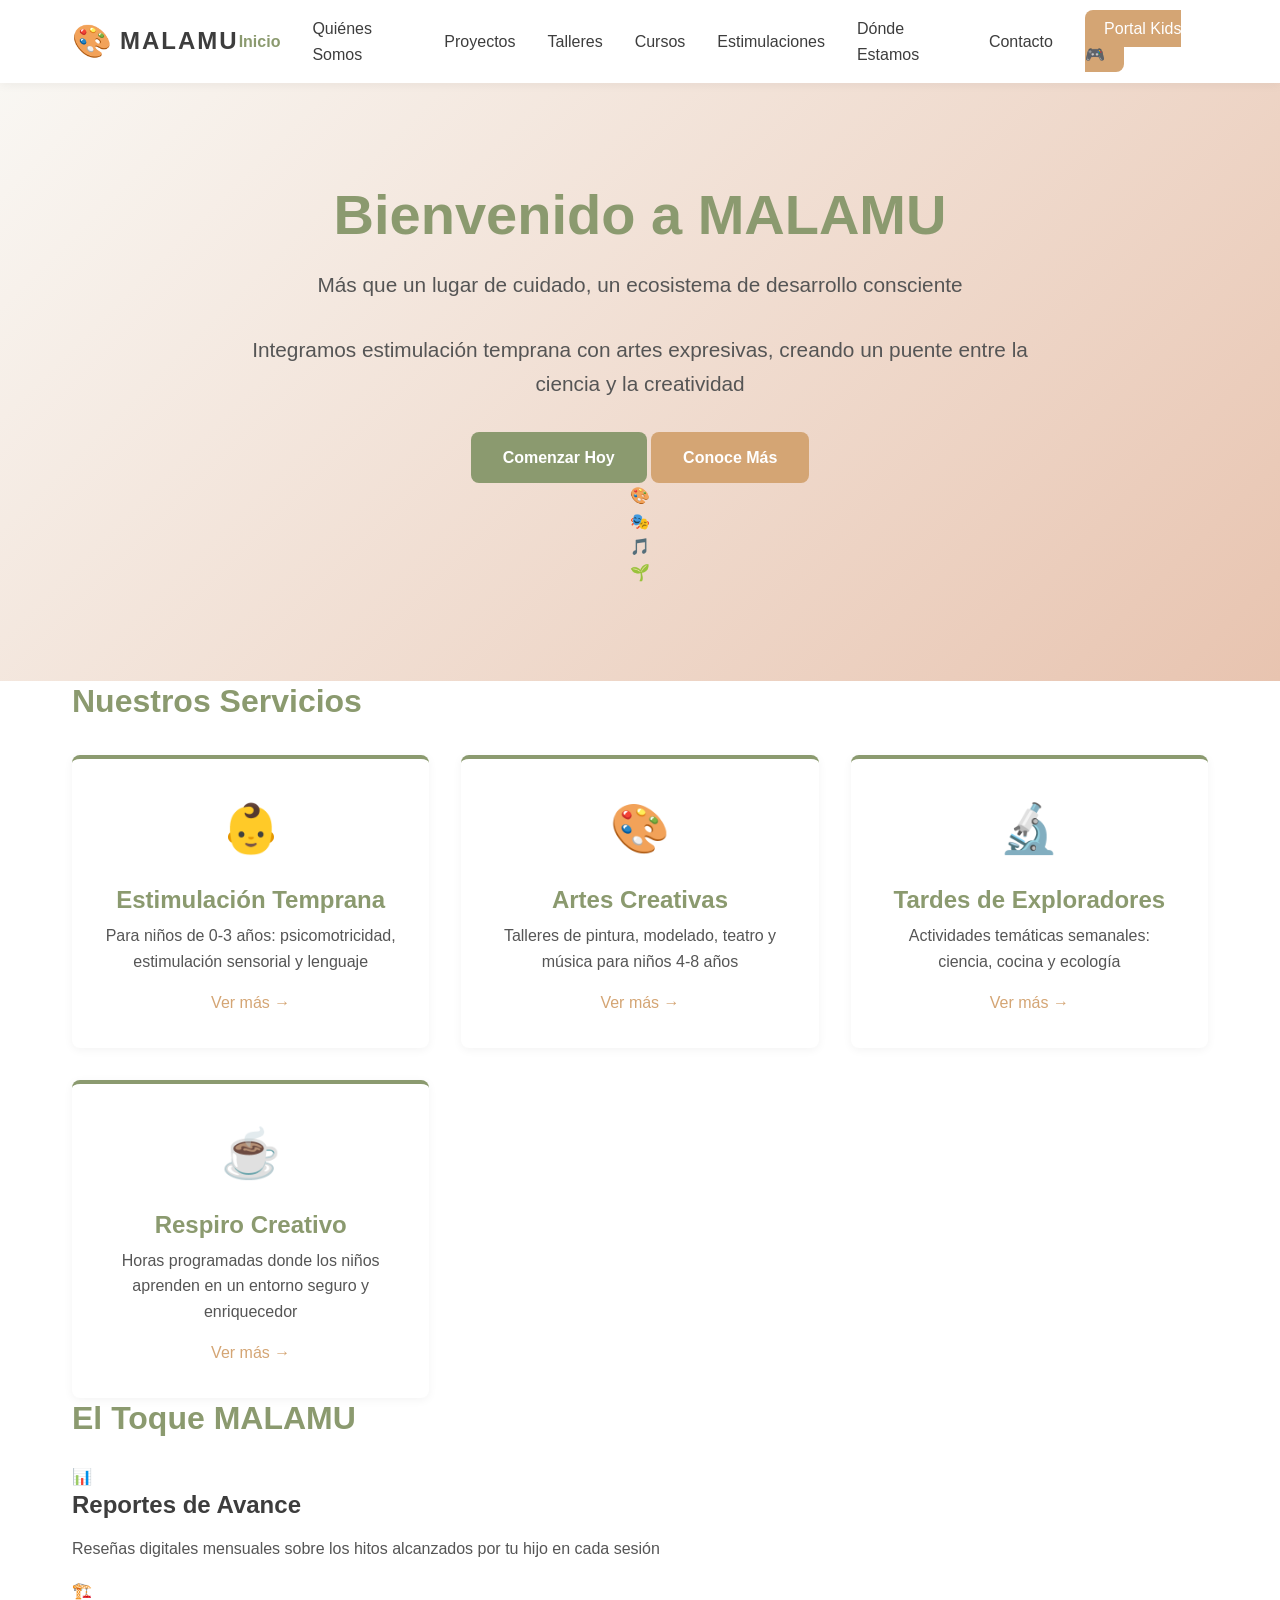
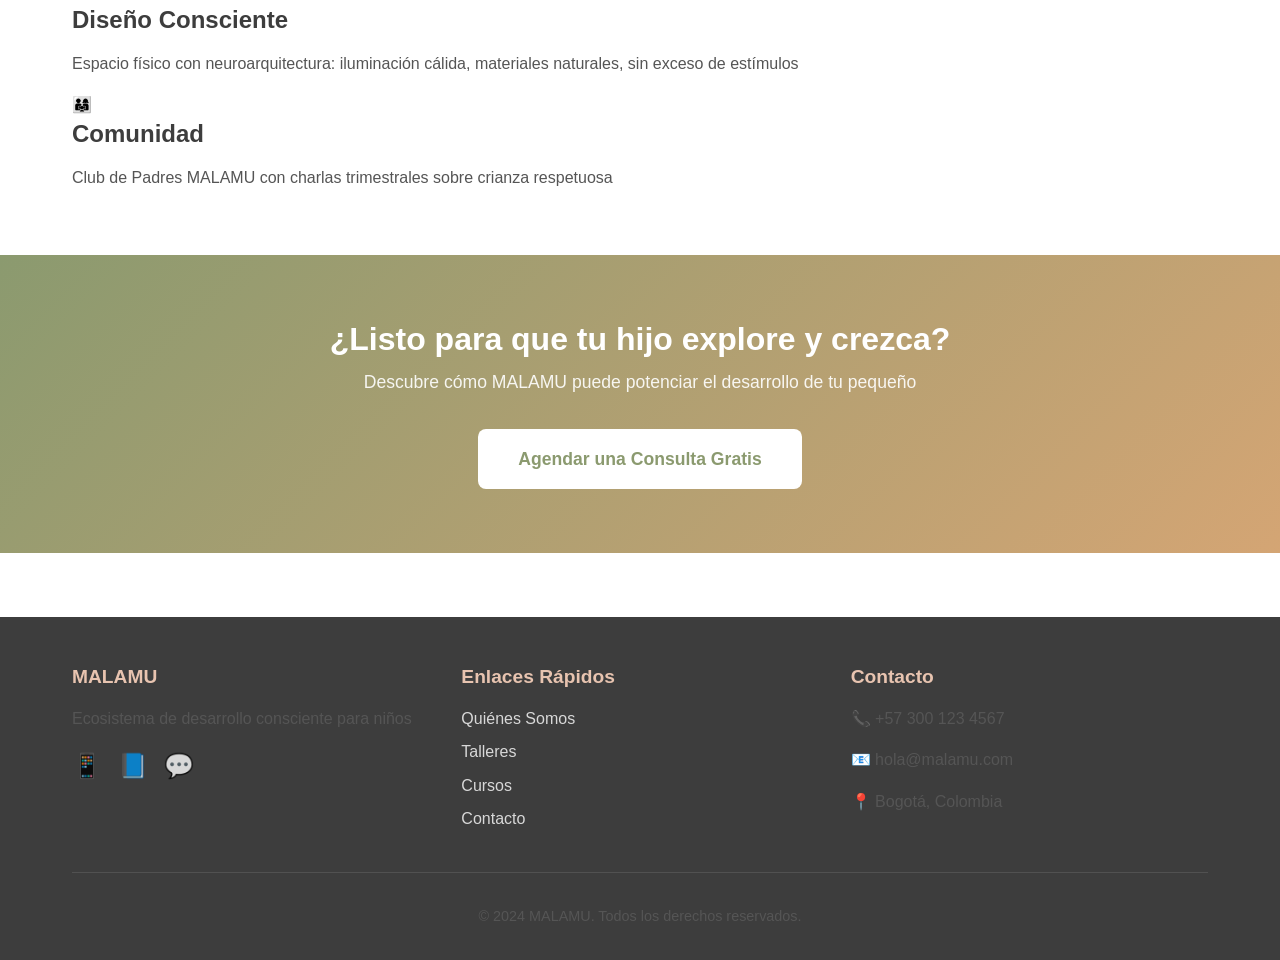
<file: index.html>
<!DOCTYPE html>
<html lang="es">
<head>
    <meta charset="UTF-8">
    <meta name="viewport" content="width=device-width, initial-scale=1.0">
    <meta name="description" content="MALAMU - Ecosistema de desarrollo consciente con estimulación temprana y artes creativas para niños">
    <meta name="keywords" content="estimulación temprana, artes creativas, desarrollo infantil, talleres para niños">
    <title>MALAMU - Desarrollo Consciente para Niños</title>
    <link rel="stylesheet" href="css/styles.css">
    <link rel="icon" href="data:image/svg+xml,<svg xmlns='http://www.w3.org/2000/svg' viewBox='0 0 100 100'><text y='.9em' font-size='90'>🎨</text></svg>">
</head>
<body>
    <!-- Navigation -->
    <nav class="navbar">
        <div class="container">
            <div class="nav-brand">
                <span class="logo-icon">🎨</span>
                <span class="logo-text">MALAMU</span>
            </div>
            <button class="menu-toggle" aria-label="Toggle menu">
                <span></span>
                <span></span>
                <span></span>
            </button>
            <ul class="nav-menu">
                <li><a href="#home">Inicio</a></li>
                <li><a href="quienes-somos.html">Quiénes Somos</a></li>
                <li><a href="proyectos.html">Proyectos</a></li>
                <li><a href="talleres.html">Talleres</a></li>
                <li><a href="cursos.html">Cursos</a></li>
                <li><a href="estimulaciones.html">Estimulaciones</a></li>
                <li><a href="donde-estamos.html">Dónde Estamos</a></li>
                <li><a href="contacto.html">Contacto</a></li>
                <li><a href="portal-kids.html" class="btn-portal">Portal Kids 🎮</a></li>
            </ul>
        </div>
    </nav>

    <!-- Hero Section -->
    <section id="home" class="hero">
        <div class="hero-content">
            <h1>Bienvenido a <span class="highlight">MALAMU</span></h1>
            <p class="hero-subtitle">Más que un lugar de cuidado, un ecosistema de desarrollo consciente</p>
            <p class="hero-description">Integramos estimulación temprana con artes expresivas, creando un puente entre la ciencia y la creatividad</p>
            <div class="hero-buttons">
                <a href="contacto.html" class="btn btn-primary">Comenzar Hoy</a>
                <a href="quienes-somos.html" class="btn btn-secondary">Conoce Más</a>
            </div>
        </div>
        <div class="hero-illustration">
            <div class="floating-shapes">
                <div class="shape shape-1">🎨</div>
                <div class="shape shape-2">🎭</div>
                <div class="shape shape-3">🎵</div>
                <div class="shape shape-4">🌱</div>
            </div>
        </div>
    </section>

    <!-- Services Preview -->
    <section class="services-preview">
        <div class="container">
            <h2>Nuestros Servicios</h2>
            <div class="services-grid">
                <div class="service-card">
                    <div class="service-icon">👶</div>
                    <h3>Estimulación Temprana</h3>
                    <p>Para niños de 0-3 años: psicomotricidad, estimulación sensorial y lenguaje</p>
                    <a href="estimulaciones.html" class="link">Ver más →</a>
                </div>
                <div class="service-card">
                    <div class="service-icon">🎨</div>
                    <h3>Artes Creativas</h3>
                    <p>Talleres de pintura, modelado, teatro y música para niños 4-8 años</p>
                    <a href="talleres.html" class="link">Ver más →</a>
                </div>
                <div class="service-card">
                    <div class="service-icon">🔬</div>
                    <h3>Tardes de Exploradores</h3>
                    <p>Actividades temáticas semanales: ciencia, cocina y ecología</p>
                    <a href="eventos.html" class="link">Ver más →</a>
                </div>
                <div class="service-card">
                    <div class="service-icon">☕</div>
                    <h3>Respiro Creativo</h3>
                    <p>Horas programadas donde los niños aprenden en un entorno seguro y enriquecedor</p>
                    <a href="contacto.html" class="link">Ver más →</a>
                </div>
            </div>
        </div>
    </section>

    <!-- Value Proposition -->
    <section class="value-section">
        <div class="container">
            <h2>El Toque MALAMU</h2>
            <div class="value-grid">
                <div class="value-item">
                    <div class="value-number">📊</div>
                    <h3>Reportes de Avance</h3>
                    <p>Reseñas digitales mensuales sobre los hitos alcanzados por tu hijo en cada sesión</p>
                </div>
                <div class="value-item">
                    <div class="value-number">🏗️</div>
                    <h3>Diseño Consciente</h3>
                    <p>Espacio físico con neuroarquitectura: iluminación cálida, materiales naturales, sin exceso de estímulos</p>
                </div>
                <div class="value-item">
                    <div class="value-number">👨‍👩‍👧</div>
                    <h3>Comunidad</h3>
                    <p>Club de Padres MALAMU con charlas trimestrales sobre crianza respetuosa</p>
                </div>
            </div>
        </div>
    </section>

    <!-- CTA Section -->
    <section class="cta-section">
        <div class="container">
            <h2>¿Listo para que tu hijo explore y crezca?</h2>
            <p>Descubre cómo MALAMU puede potenciar el desarrollo de tu pequeño</p>
            <a href="contacto.html" class="btn btn-large">Agendar una Consulta Gratis</a>
        </div>
    </section>

    <!-- Footer -->
    <footer class="footer">
        <div class="container">
            <div class="footer-content">
                <div class="footer-section">
                    <h4>MALAMU</h4>
                    <p>Ecosistema de desarrollo consciente para niños</p>
                    <div class="social-links">
                        <a href="#" aria-label="Instagram">📱</a>
                        <a href="#" aria-label="Facebook">📘</a>
                        <a href="#" aria-label="WhatsApp">💬</a>
                    </div>
                </div>
                <div class="footer-section">
                    <h4>Enlaces Rápidos</h4>
                    <ul>
                        <li><a href="quienes-somos.html">Quiénes Somos</a></li>
                        <li><a href="talleres.html">Talleres</a></li>
                        <li><a href="cursos.html">Cursos</a></li>
                        <li><a href="contacto.html">Contacto</a></li>
                    </ul>
                </div>
                <div class="footer-section">
                    <h4>Contacto</h4>
                    <p>📞 +57 300 123 4567</p>
                    <p>📧 hola@malamu.com</p>
                    <p>📍 Bogotá, Colombia</p>
                </div>
            </div>
            <div class="footer-bottom">
                <p>&copy; 2024 MALAMU. Todos los derechos reservados.</p>
            </div>
        </div>
    </footer>

    <script src="js/main.js"></script>
</body>
</html>
</file>
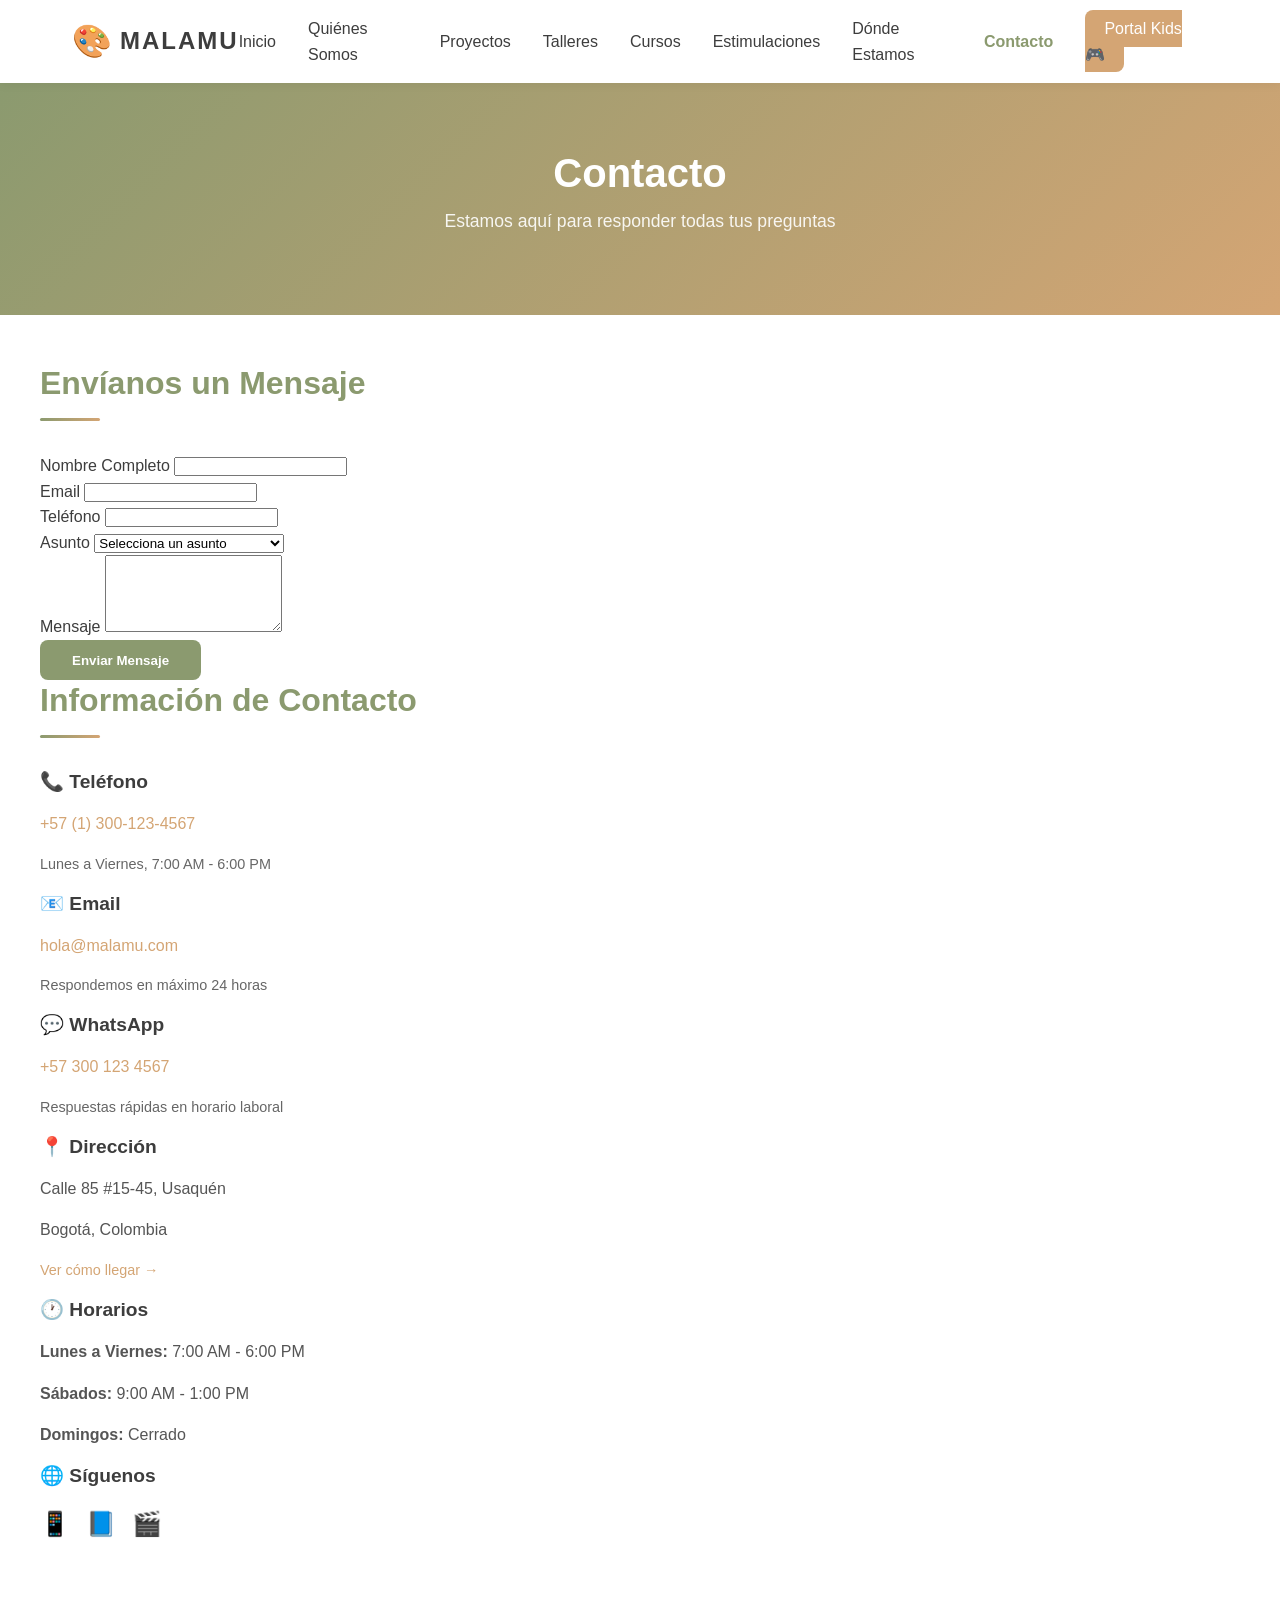
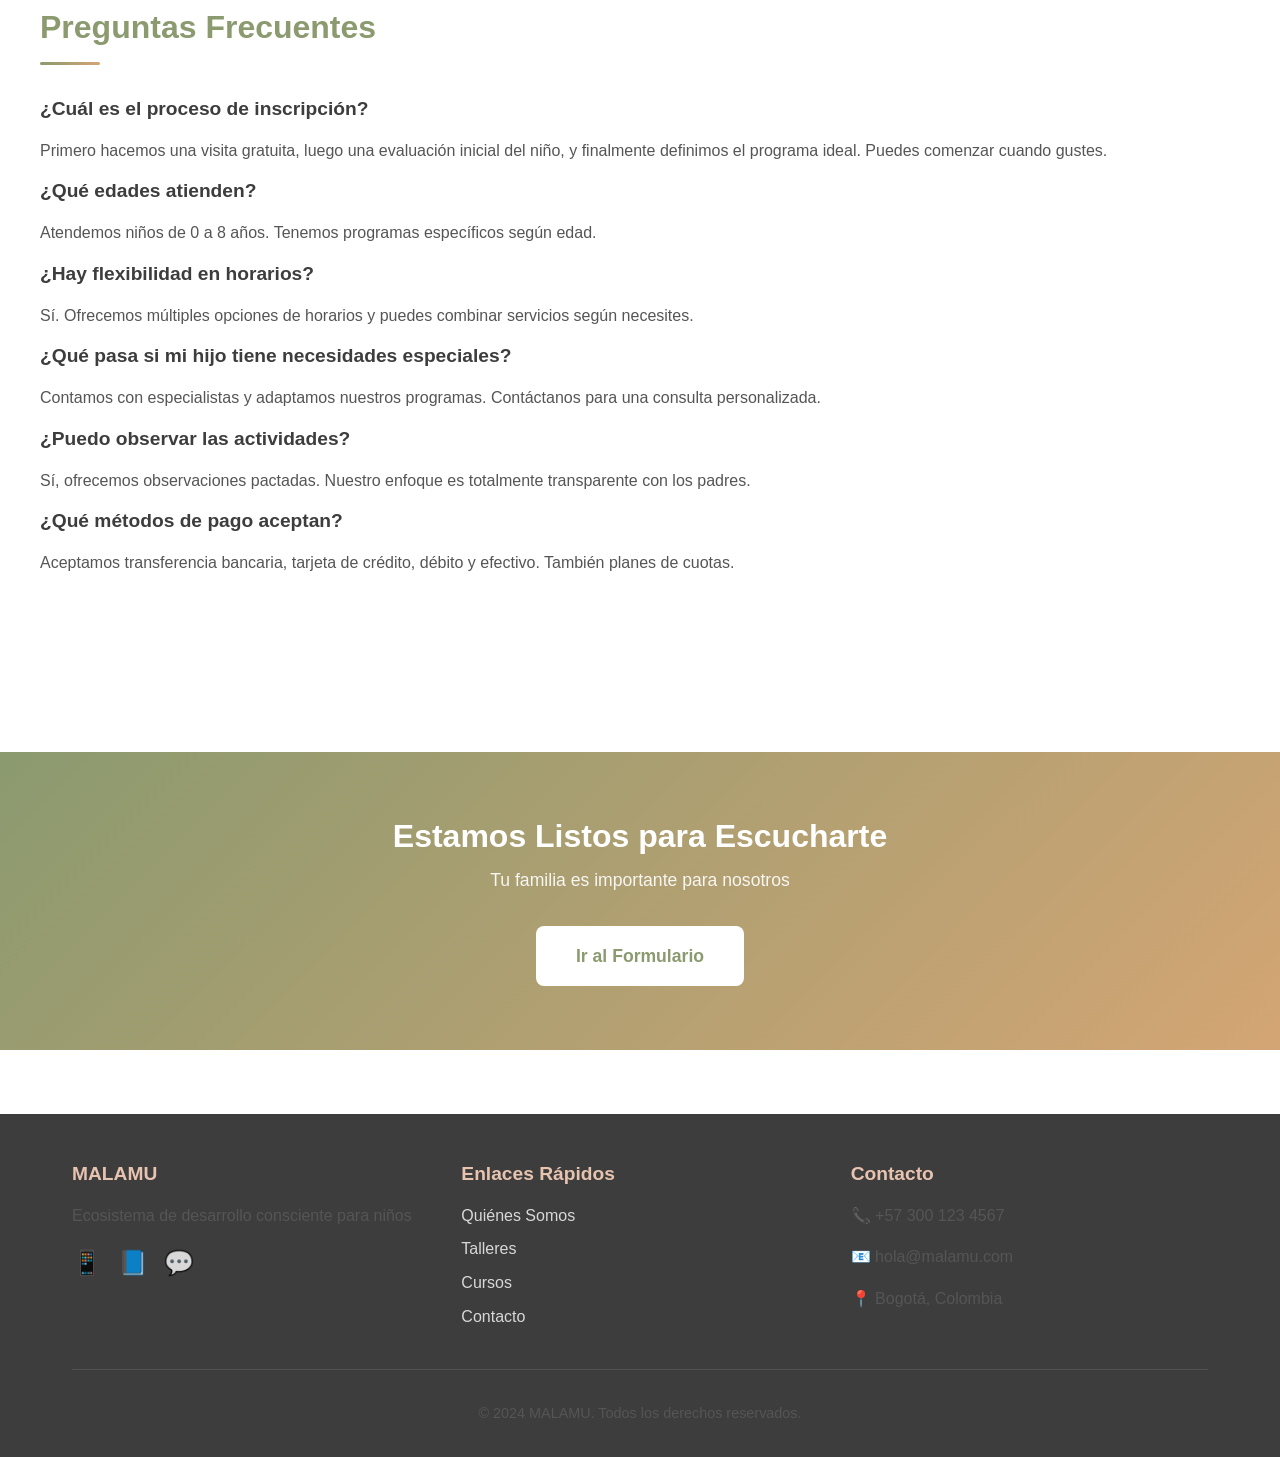
<file: contacto.html>
<!DOCTYPE html>
<html lang="es">
<head>
    <meta charset="UTF-8">
    <meta name="viewport" content="width=device-width, initial-scale=1.0">
    <meta name="description" content="Contacto - MALAMU">
    <title>Contacto - MALAMU</title>
    <link rel="stylesheet" href="css/styles.css">
    <link rel="icon" href="data:image/svg+xml,<svg xmlns='http://www.w3.org/2000/svg' viewBox='0 0 100 100'><text y='.9em' font-size='90'>🎨</text></svg>">
</head>
<body>
    <nav class="navbar">
        <div class="container">
            <div class="nav-brand">
                <span class="logo-icon">🎨</span>
                <span class="logo-text">MALAMU</span>
            </div>
            <button class="menu-toggle" aria-label="Toggle menu">
                <span></span>
                <span></span>
                <span></span>
            </button>
            <ul class="nav-menu">
                <li><a href="index.html">Inicio</a></li>
                <li><a href="quienes-somos.html">Quiénes Somos</a></li>
                <li><a href="proyectos.html">Proyectos</a></li>
                <li><a href="talleres.html">Talleres</a></li>
                <li><a href="cursos.html">Cursos</a></li>
                <li><a href="estimulaciones.html">Estimulaciones</a></li>
                <li><a href="donde-estamos.html">Dónde Estamos</a></li>
                <li><a href="contacto.html">Contacto</a></li>
                <li><a href="portal-kids.html" class="btn-portal">Portal Kids 🎮</a></li>
            </ul>
        </div>
    </nav>

    <section class="page-header">
        <div class="container">
            <h1>Contacto</h1>
            <p>Estamos aquí para responder todas tus preguntas</p>
        </div>
    </section>

    <main class="container page-content">
        <section class="section">
            <div class="contact-layout">
                <div class="contact-form">
                    <h2>Envíanos un Mensaje</h2>
                    <form id="contactForm" action="https://formspree.io/f/xyzqwerty" method="POST">
                        <div class="form-group">
                            <label for="name">Nombre Completo</label>
                            <input type="text" id="name" name="name" required>
                        </div>
                        <div class="form-group">
                            <label for="email">Email</label>
                            <input type="email" id="email" name="email" required>
                        </div>
                        <div class="form-group">
                            <label for="phone">Teléfono</label>
                            <input type="tel" id="phone" name="phone">
                        </div>
                        <div class="form-group">
                            <label for="subject">Asunto</label>
                            <select id="subject" name="subject" required>
                                <option value="">Selecciona un asunto</option>
                                <option value="Consulta sobre talleres">Consulta sobre talleres</option>
                                <option value="Consulta sobre estimulación">Consulta sobre estimulación</option>
                                <option value="Consulta sobre cursos">Consulta sobre cursos</option>
                                <option value="Solicitud de visita">Solicitud de visita</option>
                                <option value="Otro">Otro</option>
                            </select>
                        </div>
                        <div class="form-group">
                            <label for="message">Mensaje</label>
                            <textarea id="message" name="message" rows="5" required></textarea>
                        </div>
                        <button type="submit" class="btn btn-primary">Enviar Mensaje</button>
                    </form>
                </div>

                <div class="contact-info">
                    <h2>Información de Contacto</h2>
                    
                    <div class="info-block">
                        <h4>📞 Teléfono</h4>
                        <p><a href="tel:+573001234567">+57 (1) 300-123-4567</a></p>
                        <p style="font-size: 0.9rem; color: #666; margin-top: 0.5rem;">Lunes a Viernes, 7:00 AM - 6:00 PM</p>
                    </div>

                    <div class="info-block">
                        <h4>📧 Email</h4>
                        <p><a href="mailto:hola@malamu.com">hola@malamu.com</a></p>
                        <p style="font-size: 0.9rem; color: #666; margin-top: 0.5rem;">Respondemos en máximo 24 horas</p>
                    </div>

                    <div class="info-block">
                        <h4>💬 WhatsApp</h4>
                        <p><a href="https://wa.me/573001234567" target="_blank">+57 300 123 4567</a></p>
                        <p style="font-size: 0.9rem; color: #666; margin-top: 0.5rem;">Respuestas rápidas en horario laboral</p>
                    </div>

                    <div class="info-block">
                        <h4>📍 Dirección</h4>
                        <p>Calle 85 #15-45, Usaquén</p>
                        <p>Bogotá, Colombia</p>
                        <p style="font-size: 0.9rem; color: #666; margin-top: 0.5rem;"><a href="donde-estamos.html">Ver cómo llegar →</a></p>
                    </div>

                    <div class="info-block">
                        <h4>🕐 Horarios</h4>
                        <p><strong>Lunes a Viernes:</strong> 7:00 AM - 6:00 PM</p>
                        <p><strong>Sábados:</strong> 9:00 AM - 1:00 PM</p>
                        <p><strong>Domingos:</strong> Cerrado</p>
                    </div>

                    <div class="info-block">
                        <h4>🌐 Síguenos</h4>
                        <div class="social-links" style="gap: 1rem; font-size: 1.8rem;">
                            <a href="#" aria-label="Instagram">📱</a>
                            <a href="#" aria-label="Facebook">📘</a>
                            <a href="#" aria-label="TikTok">🎬</a>
                        </div>
                    </div>
                </div>
            </div>
        </section>

        <section class="section">
            <h2>Preguntas Frecuentes</h2>
            <div class="faq-section">
                <div class="faq-item">
                    <h4>¿Cuál es el proceso de inscripción?</h4>
                    <p>Primero hacemos una visita gratuita, luego una evaluación inicial del niño, y finalmente definimos el programa ideal. Puedes comenzar cuando gustes.</p>
                </div>
                <div class="faq-item">
                    <h4>¿Qué edades atienden?</h4>
                    <p>Atendemos niños de 0 a 8 años. Tenemos programas específicos según edad.</p>
                </div>
                <div class="faq-item">
                    <h4>¿Hay flexibilidad en horarios?</h4>
                    <p>Sí. Ofrecemos múltiples opciones de horarios y puedes combinar servicios según necesites.</p>
                </div>
                <div class="faq-item">
                    <h4>¿Qué pasa si mi hijo tiene necesidades especiales?</h4>
                    <p>Contamos con especialistas y adaptamos nuestros programas. Contáctanos para una consulta personalizada.</p>
                </div>
                <div class="faq-item">
                    <h4>¿Puedo observar las actividades?</h4>
                    <p>Sí, ofrecemos observaciones pactadas. Nuestro enfoque es totalmente transparente con los padres.</p>
                </div>
                <div class="faq-item">
                    <h4>¿Qué métodos de pago aceptan?</h4>
                    <p>Aceptamos transferencia bancaria, tarjeta de crédito, débito y efectivo. También planes de cuotas.</p>
                </div>
            </div>
        </section>
    </main>

    <section class="cta-section">
        <div class="container">
            <h2>Estamos Listos para Escucharte</h2>
            <p>Tu familia es importante para nosotros</p>
            <a href="#contactForm" class="btn btn-large">Ir al Formulario</a>
        </div>
    </section>

    <footer class="footer">
        <div class="container">
            <div class="footer-content">
                <div class="footer-section">
                    <h4>MALAMU</h4>
                    <p>Ecosistema de desarrollo consciente para niños</p>
                    <div class="social-links">
                        <a href="#" aria-label="Instagram">📱</a>
                        <a href="#" aria-label="Facebook">📘</a>
                        <a href="#" aria-label="WhatsApp">💬</a>
                    </div>
                </div>
                <div class="footer-section">
                    <h4>Enlaces Rápidos</h4>
                    <ul>
                        <li><a href="quienes-somos.html">Quiénes Somos</a></li>
                        <li><a href="talleres.html">Talleres</a></li>
                        <li><a href="cursos.html">Cursos</a></li>
                        <li><a href="contacto.html">Contacto</a></li>
                    </ul>
                </div>
                <div class="footer-section">
                    <h4>Contacto</h4>
                    <p>📞 +57 300 123 4567</p>
                    <p>📧 hola@malamu.com</p>
                    <p>📍 Bogotá, Colombia</p>
                </div>
            </div>
            <div class="footer-bottom">
                <p>&copy; 2024 MALAMU. Todos los derechos reservados.</p>
            </div>
        </div>
    </footer>

    <script src="js/main.js"></script>
</body>
</html>
</file>
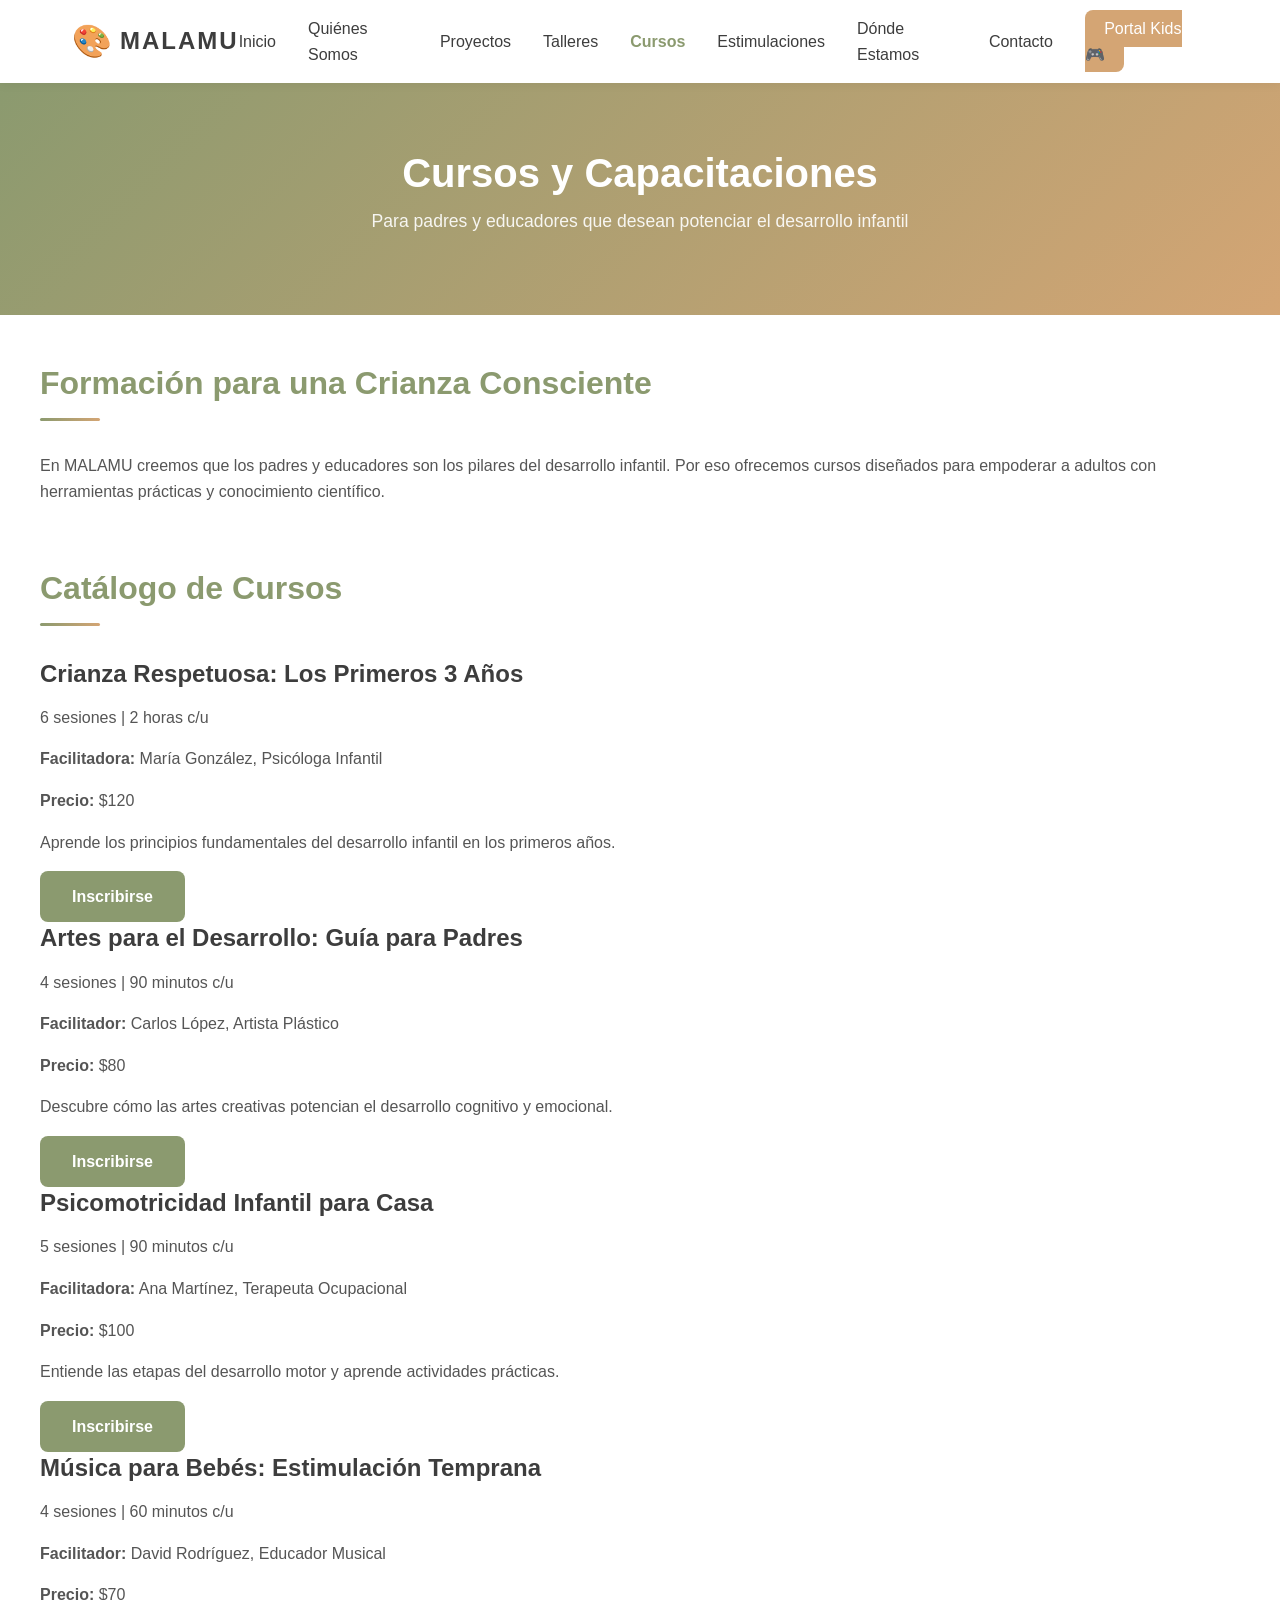
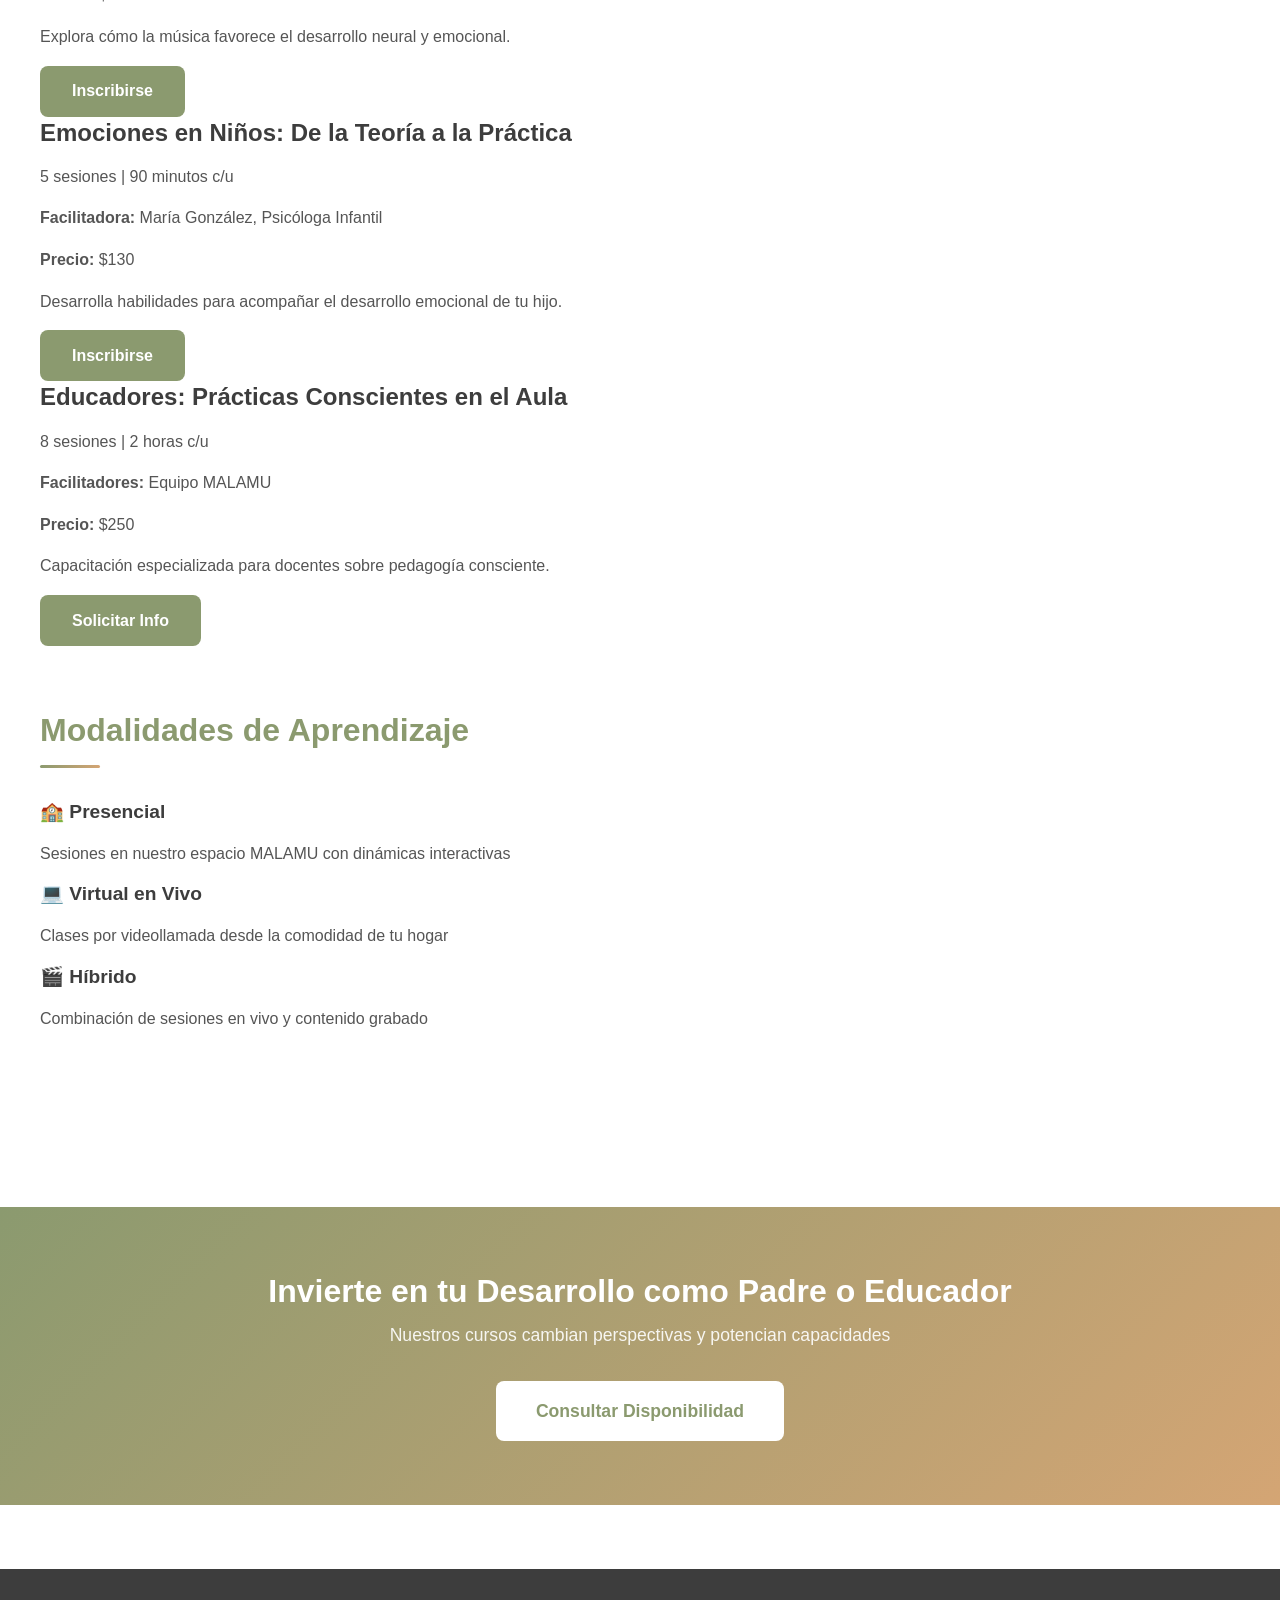
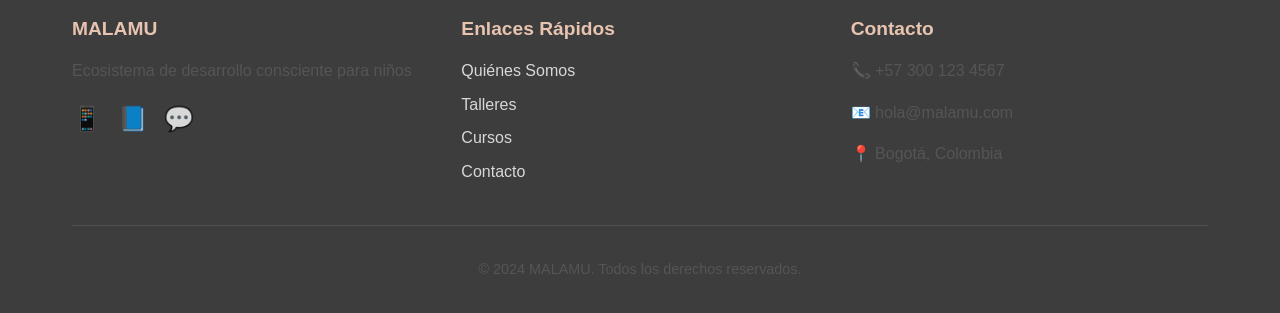
<file: cursos.html>
<!DOCTYPE html>
<html lang="es">
<head>
    <meta charset="UTF-8">
    <meta name="viewport" content="width=device-width, initial-scale=1.0">
    <meta name="description" content="Cursos de formación para padres y educadores - MALAMU">
    <title>Cursos - MALAMU</title>
    <link rel="stylesheet" href="css/styles.css">
    <link rel="icon" href="data:image/svg+xml,<svg xmlns='http://www.w3.org/2000/svg' viewBox='0 0 100 100'><text y='.9em' font-size='90'>🎨</text></svg>">
</head>
<body>
    <nav class="navbar">
        <div class="container">
            <div class="nav-brand">
                <span class="logo-icon">🎨</span>
                <span class="logo-text">MALAMU</span>
            </div>
            <button class="menu-toggle" aria-label="Toggle menu">
                <span></span>
                <span></span>
                <span></span>
            </button>
            <ul class="nav-menu">
                <li><a href="index.html">Inicio</a></li>
                <li><a href="quienes-somos.html">Quiénes Somos</a></li>
                <li><a href="proyectos.html">Proyectos</a></li>
                <li><a href="talleres.html">Talleres</a></li>
                <li><a href="cursos.html">Cursos</a></li>
                <li><a href="estimulaciones.html">Estimulaciones</a></li>
                <li><a href="donde-estamos.html">Dónde Estamos</a></li>
                <li><a href="contacto.html">Contacto</a></li>
                <li><a href="portal-kids.html" class="btn-portal">Portal Kids 🎮</a></li>
            </ul>
        </div>
    </nav>

    <section class="page-header">
        <div class="container">
            <h1>Cursos y Capacitaciones</h1>
            <p>Para padres y educadores que desean potenciar el desarrollo infantil</p>
        </div>
    </section>

    <main class="container page-content">
        <section class="section">
            <h2>Formación para una Crianza Consciente</h2>
            <p>En MALAMU creemos que los padres y educadores son los pilares del desarrollo infantil. Por eso ofrecemos cursos diseñados para empoderar a adultos con herramientas prácticas y conocimiento científico.</p>
        </section>

        <section class="section">
            <h2>Catálogo de Cursos</h2>
            <div class="courses-grid">
                <div class="course-card">
                    <h3>Crianza Respetuosa: Los Primeros 3 Años</h3>
                    <p class="course-duration">6 sesiones | 2 horas c/u</p>
                    <p><strong>Facilitadora:</strong> María González, Psicóloga Infantil</p>
                    <p><strong>Precio:</strong> $120</p>
                    <p>Aprende los principios fundamentales del desarrollo infantil en los primeros años.</p>
                    <a href="contacto.html" class="btn btn-small">Inscribirse</a>
                </div>

                <div class="course-card">
                    <h3>Artes para el Desarrollo: Guía para Padres</h3>
                    <p class="course-duration">4 sesiones | 90 minutos c/u</p>
                    <p><strong>Facilitador:</strong> Carlos López, Artista Plástico</p>
                    <p><strong>Precio:</strong> $80</p>
                    <p>Descubre cómo las artes creativas potencian el desarrollo cognitivo y emocional.</p>
                    <a href="contacto.html" class="btn btn-small">Inscribirse</a>
                </div>

                <div class="course-card">
                    <h3>Psicomotricidad Infantil para Casa</h3>
                    <p class="course-duration">5 sesiones | 90 minutos c/u</p>
                    <p><strong>Facilitadora:</strong> Ana Martínez, Terapeuta Ocupacional</p>
                    <p><strong>Precio:</strong> $100</p>
                    <p>Entiende las etapas del desarrollo motor y aprende actividades prácticas.</p>
                    <a href="contacto.html" class="btn btn-small">Inscribirse</a>
                </div>

                <div class="course-card">
                    <h3>Música para Bebés: Estimulación Temprana</h3>
                    <p class="course-duration">4 sesiones | 60 minutos c/u</p>
                    <p><strong>Facilitador:</strong> David Rodríguez, Educador Musical</p>
                    <p><strong>Precio:</strong> $70</p>
                    <p>Explora cómo la música favorece el desarrollo neural y emocional.</p>
                    <a href="contacto.html" class="btn btn-small">Inscribirse</a>
                </div>

                <div class="course-card">
                    <h3>Emociones en Niños: De la Teoría a la Práctica</h3>
                    <p class="course-duration">5 sesiones | 90 minutos c/u</p>
                    <p><strong>Facilitadora:</strong> María González, Psicóloga Infantil</p>
                    <p><strong>Precio:</strong> $130</p>
                    <p>Desarrolla habilidades para acompañar el desarrollo emocional de tu hijo.</p>
                    <a href="contacto.html" class="btn btn-small">Inscribirse</a>
                </div>

                <div class="course-card">
                    <h3>Educadores: Prácticas Conscientes en el Aula</h3>
                    <p class="course-duration">8 sesiones | 2 horas c/u</p>
                    <p><strong>Facilitadores:</strong> Equipo MALAMU</p>
                    <p><strong>Precio:</strong> $250</p>
                    <p>Capacitación especializada para docentes sobre pedagogía consciente.</p>
                    <a href="contacto.html" class="btn btn-small">Solicitar Info</a>
                </div>
            </div>
        </section>

        <section class="section">
            <h2>Modalidades de Aprendizaje</h2>
            <div class="format-cards">
                <div class="format-card">
                    <h4>🏫 Presencial</h4>
                    <p>Sesiones en nuestro espacio MALAMU con dinámicas interactivas</p>
                </div>
                <div class="format-card">
                    <h4>💻 Virtual en Vivo</h4>
                    <p>Clases por videollamada desde la comodidad de tu hogar</p>
                </div>
                <div class="format-card">
                    <h4>🎬 Híbrido</h4>
                    <p>Combinación de sesiones en vivo y contenido grabado</p>
                </div>
            </div>
        </section>
    </main>

    <section class="cta-section">
        <div class="container">
            <h2>Invierte en tu Desarrollo como Padre o Educador</h2>
            <p>Nuestros cursos cambian perspectivas y potencian capacidades</p>
            <a href="contacto.html" class="btn btn-large">Consultar Disponibilidad</a>
        </div>
    </section>

    <footer class="footer">
        <div class="container">
            <div class="footer-content">
                <div class="footer-section">
                    <h4>MALAMU</h4>
                    <p>Ecosistema de desarrollo consciente para niños</p>
                    <div class="social-links">
                        <a href="#" aria-label="Instagram">📱</a>
                        <a href="#" aria-label="Facebook">📘</a>
                        <a href="#" aria-label="WhatsApp">💬</a>
                    </div>
                </div>
                <div class="footer-section">
                    <h4>Enlaces Rápidos</h4>
                    <ul>
                        <li><a href="quienes-somos.html">Quiénes Somos</a></li>
                        <li><a href="talleres.html">Talleres</a></li>
                        <li><a href="cursos.html">Cursos</a></li>
                        <li><a href="contacto.html">Contacto</a></li>
                    </ul>
                </div>
                <div class="footer-section">
                    <h4>Contacto</h4>
                    <p>📞 +57 300 123 4567</p>
                    <p>📧 hola@malamu.com</p>
                    <p>📍 Bogotá, Colombia</p>
                </div>
            </div>
            <div class="footer-bottom">
                <p>&copy; 2024 MALAMU. Todos los derechos reservados.</p>
            </div>
        </div>
    </footer>

    <script src="js/main.js"></script>
</body>
</html>
</file>
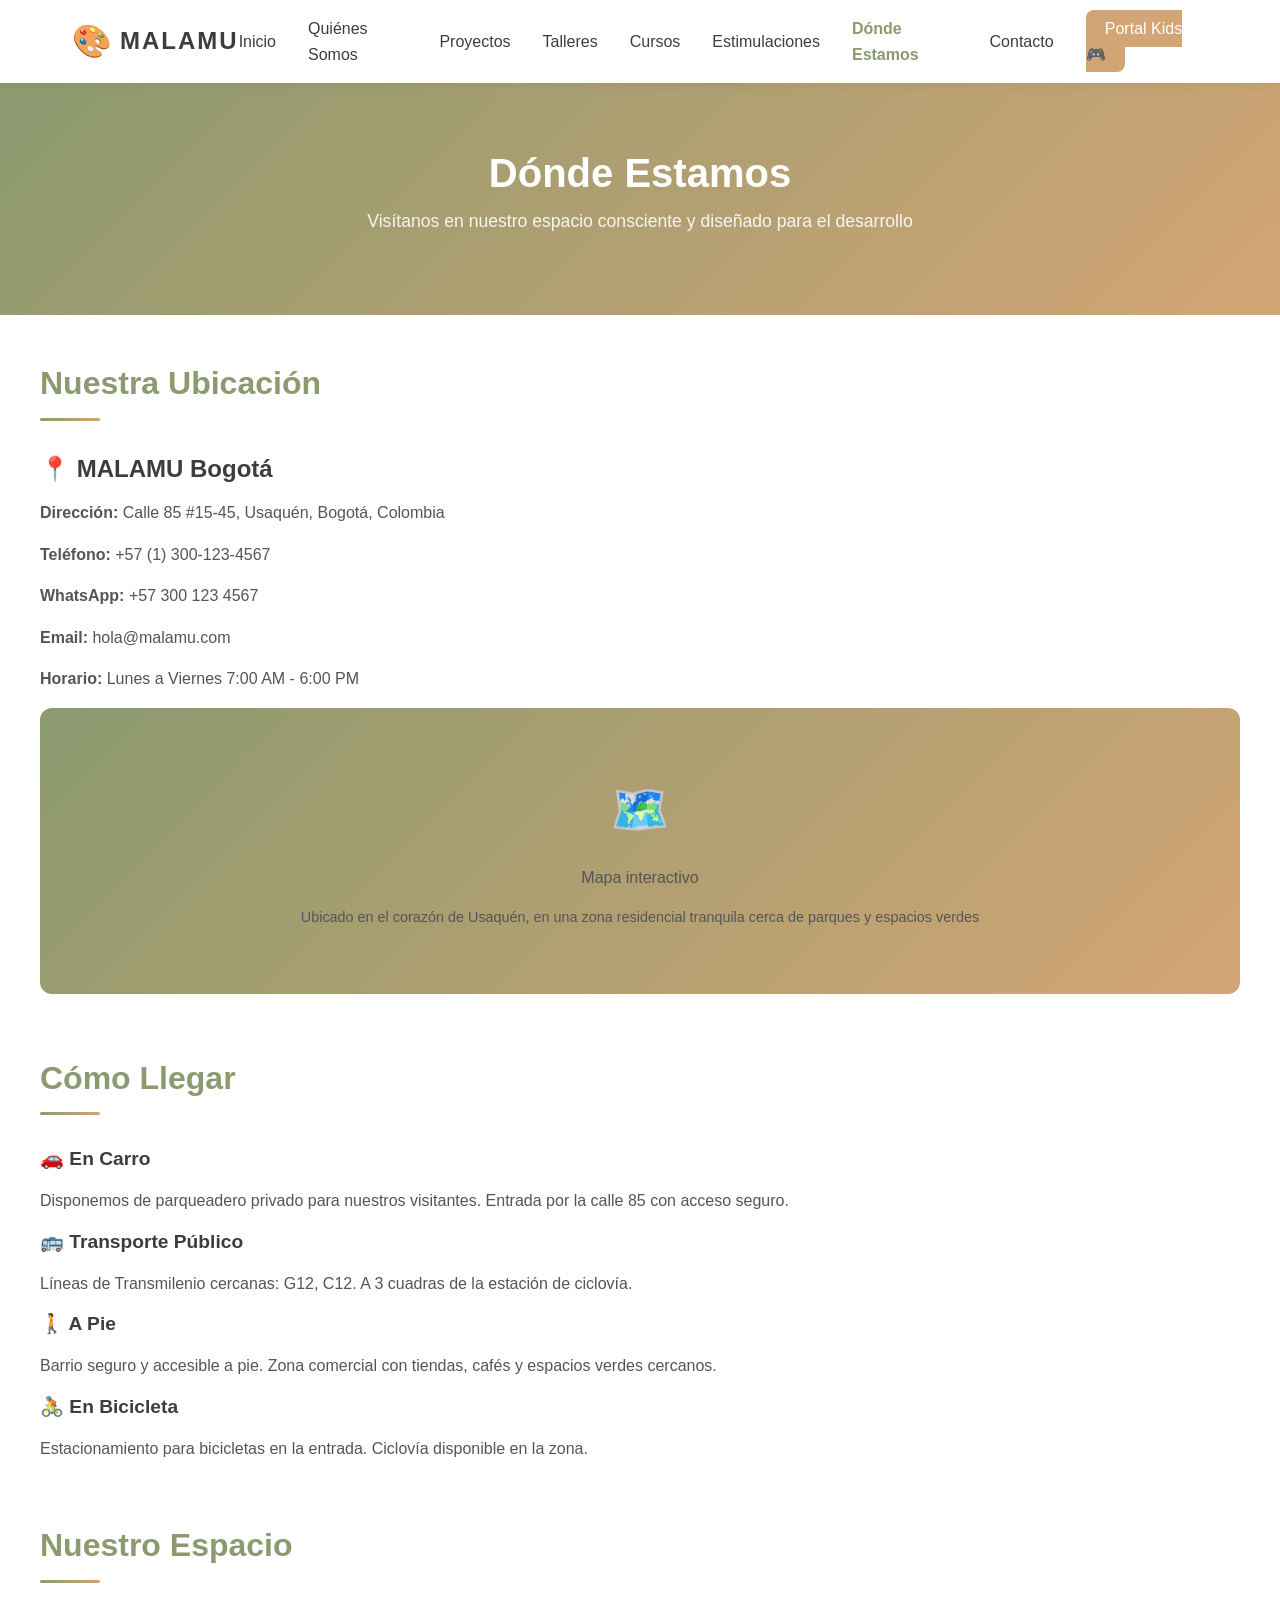
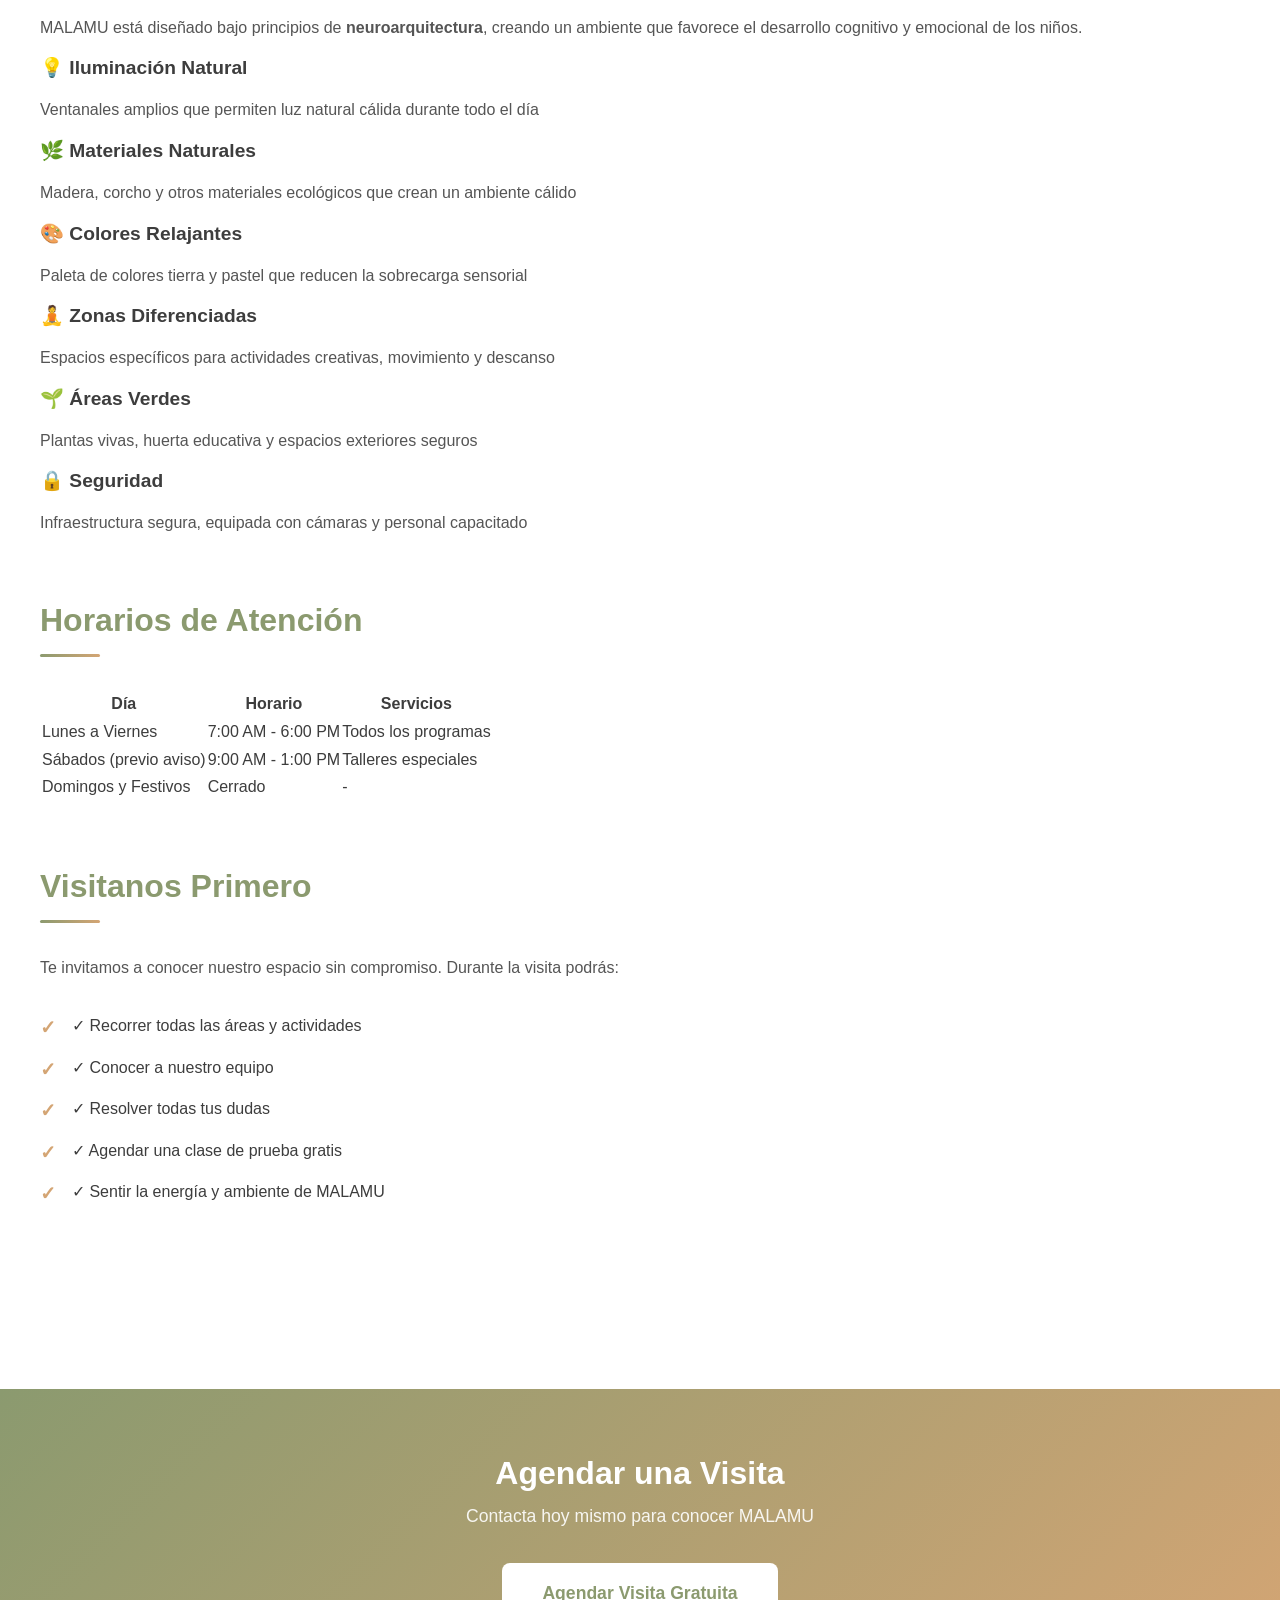
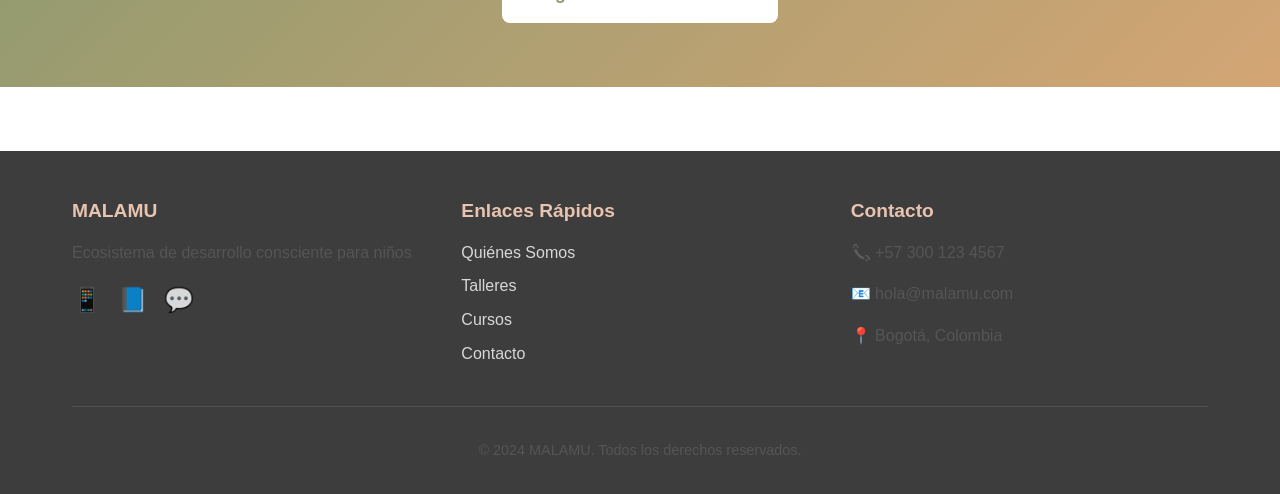
<file: donde-estamos.html>
<!DOCTYPE html>
<html lang="es">
<head>
    <meta charset="UTF-8">
    <meta name="viewport" content="width=device-width, initial-scale=1.0">
    <meta name="description" content="Dónde Estamos - MALAMU Bogotá">
    <title>Dónde Estamos - MALAMU</title>
    <link rel="stylesheet" href="css/styles.css">
    <link rel="icon" href="data:image/svg+xml,<svg xmlns='http://www.w3.org/2000/svg' viewBox='0 0 100 100'><text y='.9em' font-size='90'>🎨</text></svg>">
</head>
<body>
    <nav class="navbar">
        <div class="container">
            <div class="nav-brand">
                <span class="logo-icon">🎨</span>
                <span class="logo-text">MALAMU</span>
            </div>
            <button class="menu-toggle" aria-label="Toggle menu">
                <span></span>
                <span></span>
                <span></span>
            </button>
            <ul class="nav-menu">
                <li><a href="index.html">Inicio</a></li>
                <li><a href="quienes-somos.html">Quiénes Somos</a></li>
                <li><a href="proyectos.html">Proyectos</a></li>
                <li><a href="talleres.html">Talleres</a></li>
                <li><a href="cursos.html">Cursos</a></li>
                <li><a href="estimulaciones.html">Estimulaciones</a></li>
                <li><a href="donde-estamos.html">Dónde Estamos</a></li>
                <li><a href="contacto.html">Contacto</a></li>
                <li><a href="portal-kids.html" class="btn-portal">Portal Kids 🎮</a></li>
            </ul>
        </div>
    </nav>

    <section class="page-header">
        <div class="container">
            <h1>Dónde Estamos</h1>
            <p>Visítanos en nuestro espacio consciente y diseñado para el desarrollo</p>
        </div>
    </section>

    <main class="container page-content">
        <section class="section">
            <h2>Nuestra Ubicación</h2>
            <div class="location-info">
                <div class="location-details">
                    <h3>📍 MALAMU Bogotá</h3>
                    <p><strong>Dirección:</strong> Calle 85 #15-45, Usaquén, Bogotá, Colombia</p>
                    <p><strong>Teléfono:</strong> +57 (1) 300-123-4567</p>
                    <p><strong>WhatsApp:</strong> +57 300 123 4567</p>
                    <p><strong>Email:</strong> hola@malamu.com</p>
                    <p><strong>Horario:</strong> Lunes a Viernes 7:00 AM - 6:00 PM</p>
                </div>
                <div class="map-placeholder">
                    <div style="background: linear-gradient(135deg, #8B9A6F 0%, #D4A574 100%); padding: 3rem; border-radius: 12px; text-align: center; color: white;">
                        <p style="font-size: 3rem; margin: 1rem 0;">🗺️</p>
                        <p>Mapa interactivo</p>
                        <p style="font-size: 0.9rem; margin-top: 1rem;">Ubicado en el corazón de Usaquén, en una zona residencial tranquila cerca de parques y espacios verdes</p>
                    </div>
                </div>
            </div>
        </section>

        <section class="section">
            <h2>Cómo Llegar</h2>
            <div class="directions">
                <div class="direction-card">
                    <h4>🚗 En Carro</h4>
                    <p>Disponemos de parqueadero privado para nuestros visitantes. Entrada por la calle 85 con acceso seguro.</p>
                </div>
                <div class="direction-card">
                    <h4>🚌 Transporte Público</h4>
                    <p>Líneas de Transmilenio cercanas: G12, C12. A 3 cuadras de la estación de ciclovía.</p>
                </div>
                <div class="direction-card">
                    <h4>🚶 A Pie</h4>
                    <p>Barrio seguro y accesible a pie. Zona comercial con tiendas, cafés y espacios verdes cercanos.</p>
                </div>
                <div class="direction-card">
                    <h4>🚴 En Bicicleta</h4>
                    <p>Estacionamiento para bicicletas en la entrada. Ciclovía disponible en la zona.</p>
                </div>
            </div>
        </section>

        <section class="section">
            <h2>Nuestro Espacio</h2>
            <div class="space-description">
                <p>MALAMU está diseñado bajo principios de <strong>neuroarquitectura</strong>, creando un ambiente que favorece el desarrollo cognitivo y emocional de los niños.</p>
                
                <div class="space-features">
                    <div class="feature">
                        <h4>💡 Iluminación Natural</h4>
                        <p>Ventanales amplios que permiten luz natural cálida durante todo el día</p>
                    </div>
                    <div class="feature">
                        <h4>🌿 Materiales Naturales</h4>
                        <p>Madera, corcho y otros materiales ecológicos que crean un ambiente cálido</p>
                    </div>
                    <div class="feature">
                        <h4>🎨 Colores Relajantes</h4>
                        <p>Paleta de colores tierra y pastel que reducen la sobrecarga sensorial</p>
                    </div>
                    <div class="feature">
                        <h4>🧘 Zonas Diferenciadas</h4>
                        <p>Espacios específicos para actividades creativas, movimiento y descanso</p>
                    </div>
                    <div class="feature">
                        <h4>🌱 Áreas Verdes</h4>
                        <p>Plantas vivas, huerta educativa y espacios exteriores seguros</p>
                    </div>
                    <div class="feature">
                        <h4>🔒 Seguridad</h4>
                        <p>Infraestructura segura, equipada con cámaras y personal capacitado</p>
                    </div>
                </div>
            </div>
        </section>

        <section class="section">
            <h2>Horarios de Atención</h2>
            <div class="schedule">
                <table>
                    <thead>
                        <tr>
                            <th>Día</th>
                            <th>Horario</th>
                            <th>Servicios</th>
                        </tr>
                    </thead>
                    <tbody>
                        <tr>
                            <td>Lunes a Viernes</td>
                            <td>7:00 AM - 6:00 PM</td>
                            <td>Todos los programas</td>
                        </tr>
                        <tr>
                            <td>Sábados (previo aviso)</td>
                            <td>9:00 AM - 1:00 PM</td>
                            <td>Talleres especiales</td>
                        </tr>
                        <tr>
                            <td>Domingos y Festivos</td>
                            <td>Cerrado</td>
                            <td>-</td>
                        </tr>
                    </tbody>
                </table>
            </div>
        </section>

        <section class="section">
            <h2>Visitanos Primero</h2>
            <p>Te invitamos a conocer nuestro espacio sin compromiso. Durante la visita podrás:</p>
            <ul class="feature-list">
                <li>✓ Recorrer todas las áreas y actividades</li>
                <li>✓ Conocer a nuestro equipo</li>
                <li>✓ Resolver todas tus dudas</li>
                <li>✓ Agendar una clase de prueba gratis</li>
                <li>✓ Sentir la energía y ambiente de MALAMU</li>
            </ul>
        </section>
    </main>

    <section class="cta-section">
        <div class="container">
            <h2>Agendar una Visita</h2>
            <p>Contacta hoy mismo para conocer MALAMU</p>
            <a href="contacto.html" class="btn btn-large">Agendar Visita Gratuita</a>
        </div>
    </section>

    <footer class="footer">
        <div class="container">
            <div class="footer-content">
                <div class="footer-section">
                    <h4>MALAMU</h4>
                    <p>Ecosistema de desarrollo consciente para niños</p>
                    <div class="social-links">
                        <a href="#" aria-label="Instagram">📱</a>
                        <a href="#" aria-label="Facebook">📘</a>
                        <a href="#" aria-label="WhatsApp">💬</a>
                    </div>
                </div>
                <div class="footer-section">
                    <h4>Enlaces Rápidos</h4>
                    <ul>
                        <li><a href="quienes-somos.html">Quiénes Somos</a></li>
                        <li><a href="talleres.html">Talleres</a></li>
                        <li><a href="cursos.html">Cursos</a></li>
                        <li><a href="contacto.html">Contacto</a></li>
                    </ul>
                </div>
                <div class="footer-section">
                    <h4>Contacto</h4>
                    <p>📞 +57 300 123 4567</p>
                    <p>📧 hola@malamu.com</p>
                    <p>📍 Bogotá, Colombia</p>
                </div>
            </div>
            <div class="footer-bottom">
                <p>&copy; 2024 MALAMU. Todos los derechos reservados.</p>
            </div>
        </div>
    </footer>

    <script src="js/main.js"></script>
</body>
</html>
</file>
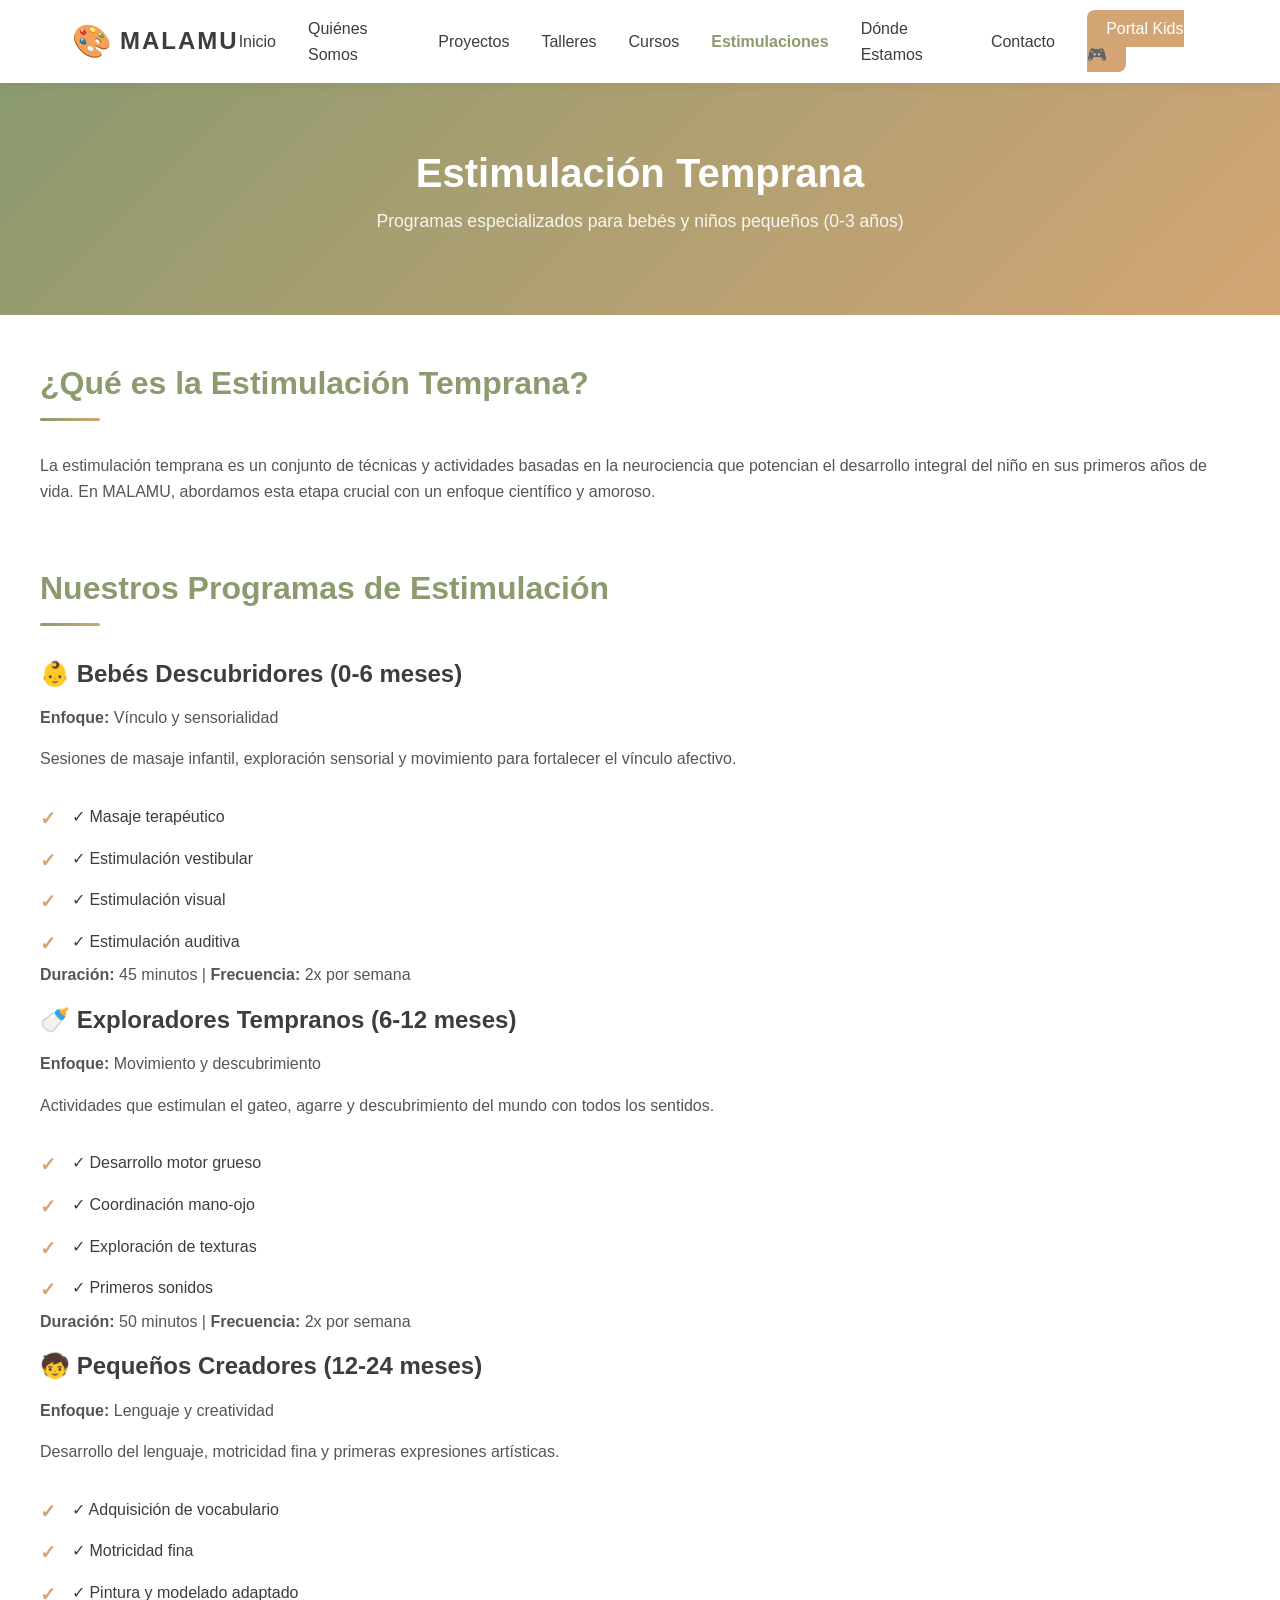
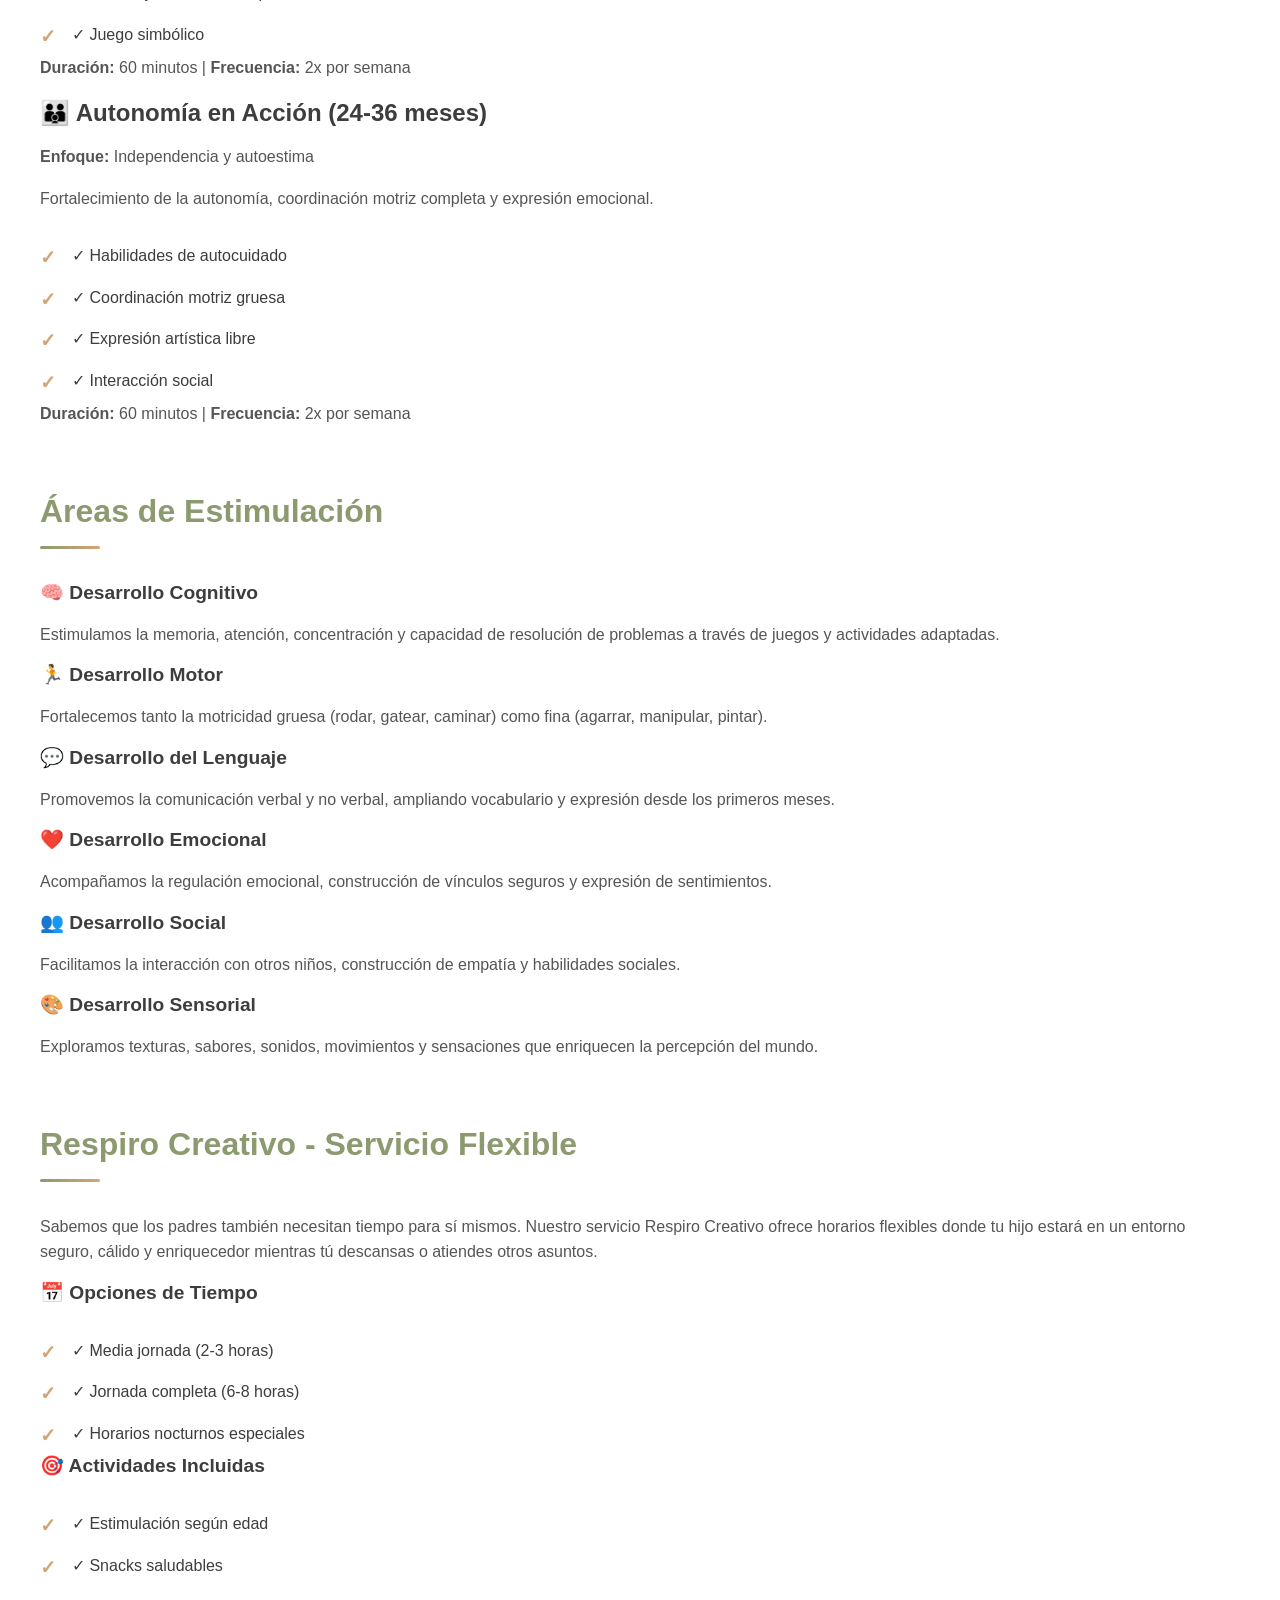
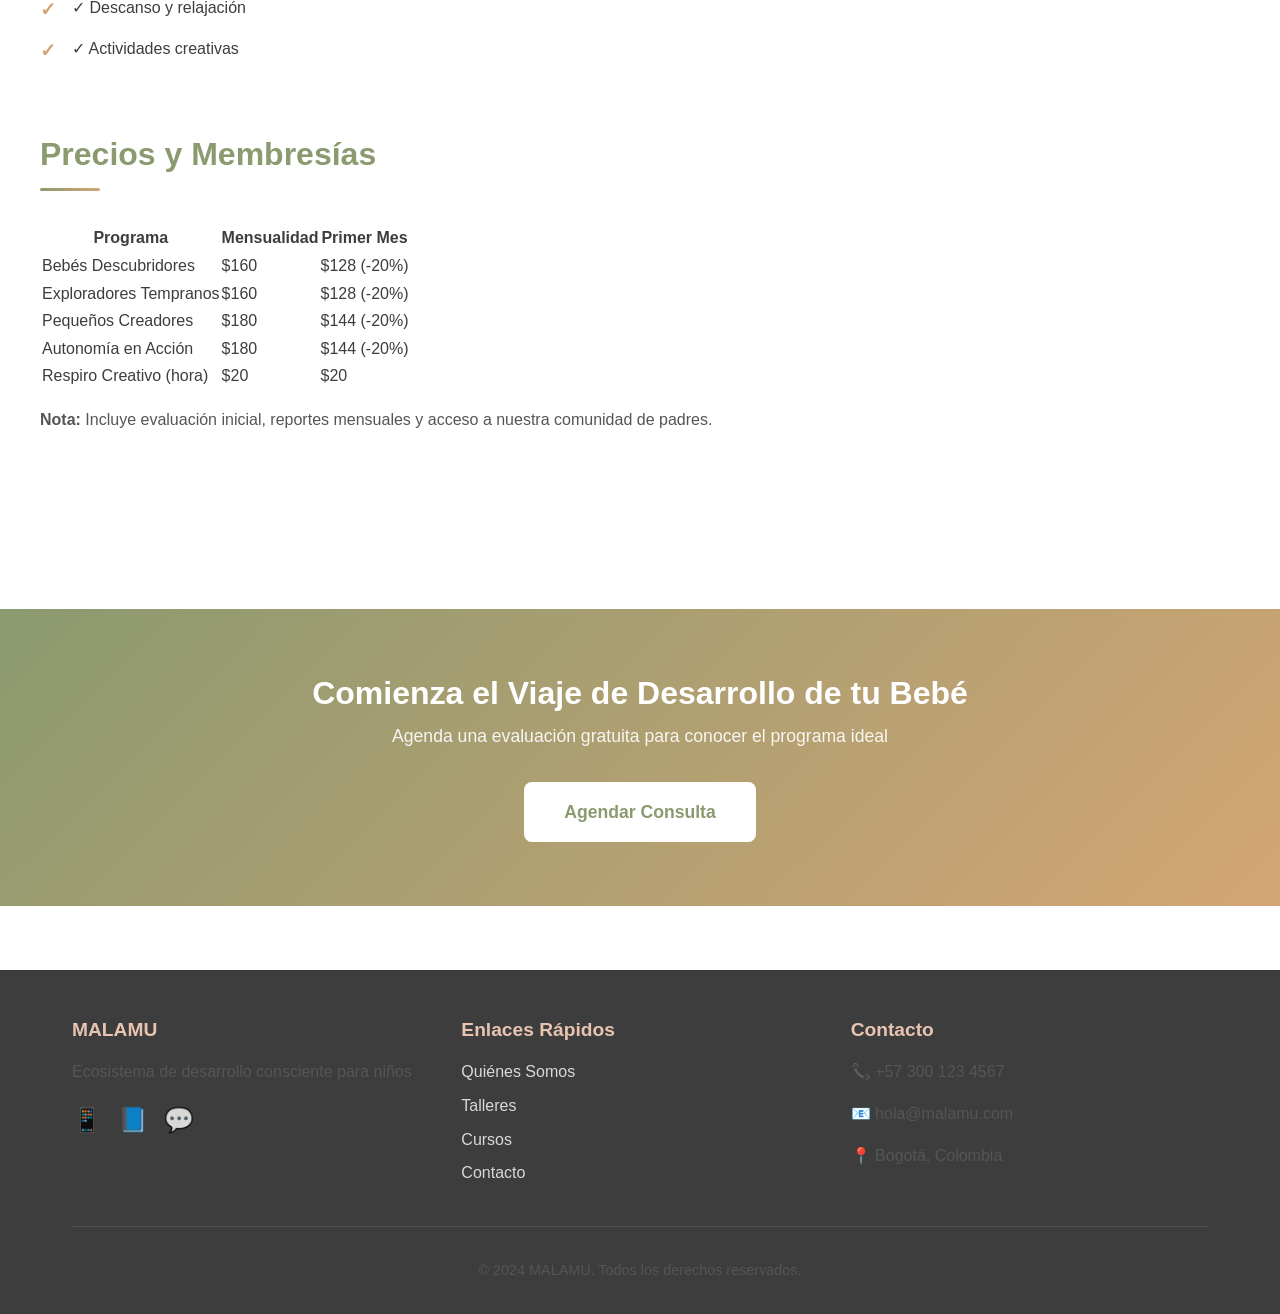
<file: estimulaciones.html>
<!DOCTYPE html>
<html lang="es">
<head>
    <meta charset="UTF-8">
    <meta name="viewport" content="width=device-width, initial-scale=1.0">
    <meta name="description" content="Estimulación Temprana - Programas para bebés 0-3 años en MALAMU">
    <title>Estimulaciones - MALAMU</title>
    <link rel="stylesheet" href="css/styles.css">
    <link rel="icon" href="data:image/svg+xml,<svg xmlns='http://www.w3.org/2000/svg' viewBox='0 0 100 100'><text y='.9em' font-size='90'>🎨</text></svg>">
</head>
<body>
    <nav class="navbar">
        <div class="container">
            <div class="nav-brand">
                <span class="logo-icon">🎨</span>
                <span class="logo-text">MALAMU</span>
            </div>
            <button class="menu-toggle" aria-label="Toggle menu">
                <span></span>
                <span></span>
                <span></span>
            </button>
            <ul class="nav-menu">
                <li><a href="index.html">Inicio</a></li>
                <li><a href="quienes-somos.html">Quiénes Somos</a></li>
                <li><a href="proyectos.html">Proyectos</a></li>
                <li><a href="talleres.html">Talleres</a></li>
                <li><a href="cursos.html">Cursos</a></li>
                <li><a href="estimulaciones.html">Estimulaciones</a></li>
                <li><a href="donde-estamos.html">Dónde Estamos</a></li>
                <li><a href="contacto.html">Contacto</a></li>
                <li><a href="portal-kids.html" class="btn-portal">Portal Kids 🎮</a></li>
            </ul>
        </div>
    </nav>

    <section class="page-header">
        <div class="container">
            <h1>Estimulación Temprana</h1>
            <p>Programas especializados para bebés y niños pequeños (0-3 años)</p>
        </div>
    </section>

    <main class="container page-content">
        <section class="section">
            <h2>¿Qué es la Estimulación Temprana?</h2>
            <p>La estimulación temprana es un conjunto de técnicas y actividades basadas en la neurociencia que potencian el desarrollo integral del niño en sus primeros años de vida. En MALAMU, abordamos esta etapa crucial con un enfoque científico y amoroso.</p>
        </section>

        <section class="section">
            <h2>Nuestros Programas de Estimulación</h2>
            <div class="stimulation-programs">
                <div class="program-card">
                    <h3>👶 Bebés Descubridores (0-6 meses)</h3>
                    <p><strong>Enfoque:</strong> Vínculo y sensorialidad</p>
                    <p>Sesiones de masaje infantil, exploración sensorial y movimiento para fortalecer el vínculo afectivo.</p>
                    <ul class="feature-list">
                        <li>✓ Masaje terapéutico</li>
                        <li>✓ Estimulación vestibular</li>
                        <li>✓ Estimulación visual</li>
                        <li>✓ Estimulación auditiva</li>
                    </ul>
                    <p><strong>Duración:</strong> 45 minutos | <strong>Frecuencia:</strong> 2x por semana</p>
                </div>

                <div class="program-card">
                    <h3>🍼 Exploradores Tempranos (6-12 meses)</h3>
                    <p><strong>Enfoque:</strong> Movimiento y descubrimiento</p>
                    <p>Actividades que estimulan el gateo, agarre y descubrimiento del mundo con todos los sentidos.</p>
                    <ul class="feature-list">
                        <li>✓ Desarrollo motor grueso</li>
                        <li>✓ Coordinación mano-ojo</li>
                        <li>✓ Exploración de texturas</li>
                        <li>✓ Primeros sonidos</li>
                    </ul>
                    <p><strong>Duración:</strong> 50 minutos | <strong>Frecuencia:</strong> 2x por semana</p>
                </div>

                <div class="program-card">
                    <h3>🧒 Pequeños Creadores (12-24 meses)</h3>
                    <p><strong>Enfoque:</strong> Lenguaje y creatividad</p>
                    <p>Desarrollo del lenguaje, motricidad fina y primeras expresiones artísticas.</p>
                    <ul class="feature-list">
                        <li>✓ Adquisición de vocabulario</li>
                        <li>✓ Motricidad fina</li>
                        <li>✓ Pintura y modelado adaptado</li>
                        <li>✓ Juego simbólico</li>
                    </ul>
                    <p><strong>Duración:</strong> 60 minutos | <strong>Frecuencia:</strong> 2x por semana</p>
                </div>

                <div class="program-card">
                    <h3>👪 Autonomía en Acción (24-36 meses)</h3>
                    <p><strong>Enfoque:</strong> Independencia y autoestima</p>
                    <p>Fortalecimiento de la autonomía, coordinación motriz completa y expresión emocional.</p>
                    <ul class="feature-list">
                        <li>✓ Habilidades de autocuidado</li>
                        <li>✓ Coordinación motriz gruesa</li>
                        <li>✓ Expresión artística libre</li>
                        <li>✓ Interacción social</li>
                    </ul>
                    <p><strong>Duración:</strong> 60 minutos | <strong>Frecuencia:</strong> 2x por semana</p>
                </div>
            </div>
        </section>

        <section class="section">
            <h2>Áreas de Estimulación</h2>
            <div class="stimulation-areas">
                <div class="area-card">
                    <h4>🧠 Desarrollo Cognitivo</h4>
                    <p>Estimulamos la memoria, atención, concentración y capacidad de resolución de problemas a través de juegos y actividades adaptadas.</p>
                </div>
                <div class="area-card">
                    <h4>🏃 Desarrollo Motor</h4>
                    <p>Fortalecemos tanto la motricidad gruesa (rodar, gatear, caminar) como fina (agarrar, manipular, pintar).</p>
                </div>
                <div class="area-card">
                    <h4>💬 Desarrollo del Lenguaje</h4>
                    <p>Promovemos la comunicación verbal y no verbal, ampliando vocabulario y expresión desde los primeros meses.</p>
                </div>
                <div class="area-card">
                    <h4>❤️ Desarrollo Emocional</h4>
                    <p>Acompañamos la regulación emocional, construcción de vínculos seguros y expresión de sentimientos.</p>
                </div>
                <div class="area-card">
                    <h4>👥 Desarrollo Social</h4>
                    <p>Facilitamos la interacción con otros niños, construcción de empatía y habilidades sociales.</p>
                </div>
                <div class="area-card">
                    <h4>🎨 Desarrollo Sensorial</h4>
                    <p>Exploramos texturas, sabores, sonidos, movimientos y sensaciones que enriquecen la percepción del mundo.</p>
                </div>
            </div>
        </section>

        <section class="section">
            <h2>Respiro Creativo - Servicio Flexible</h2>
            <p>Sabemos que los padres también necesitan tiempo para sí mismos. Nuestro servicio Respiro Creativo ofrece horarios flexibles donde tu hijo estará en un entorno seguro, cálido y enriquecedor mientras tú descansas o atiendes otros asuntos.</p>
            <div class="respiro-details">
                <div>
                    <h4>📅 Opciones de Tiempo</h4>
                    <ul class="feature-list">
                        <li>✓ Media jornada (2-3 horas)</li>
                        <li>✓ Jornada completa (6-8 horas)</li>
                        <li>✓ Horarios nocturnos especiales</li>
                    </ul>
                </div>
                <div>
                    <h4>🎯 Actividades Incluidas</h4>
                    <ul class="feature-list">
                        <li>✓ Estimulación según edad</li>
                        <li>✓ Snacks saludables</li>
                        <li>✓ Descanso y relajación</li>
                        <li>✓ Actividades creativas</li>
                    </ul>
                </div>
            </div>
        </section>

        <section class="section">
            <h2>Precios y Membresías</h2>
            <div class="pricing-info">
                <table>
                    <thead>
                        <tr>
                            <th>Programa</th>
                            <th>Mensualidad</th>
                            <th>Primer Mes</th>
                        </tr>
                    </thead>
                    <tbody>
                        <tr>
                            <td>Bebés Descubridores</td>
                            <td>$160</td>
                            <td>$128 (-20%)</td>
                        </tr>
                        <tr>
                            <td>Exploradores Tempranos</td>
                            <td>$160</td>
                            <td>$128 (-20%)</td>
                        </tr>
                        <tr>
                            <td>Pequeños Creadores</td>
                            <td>$180</td>
                            <td>$144 (-20%)</td>
                        </tr>
                        <tr>
                            <td>Autonomía en Acción</td>
                            <td>$180</td>
                            <td>$144 (-20%)</td>
                        </tr>
                        <tr>
                            <td>Respiro Creativo (hora)</td>
                            <td>$20</td>
                            <td>$20</td>
                        </tr>
                    </tbody>
                </table>
                <p style="margin-top: 1rem;"><strong>Nota:</strong> Incluye evaluación inicial, reportes mensuales y acceso a nuestra comunidad de padres.</p>
            </div>
        </section>
    </main>

    <section class="cta-section">
        <div class="container">
            <h2>Comienza el Viaje de Desarrollo de tu Bebé</h2>
            <p>Agenda una evaluación gratuita para conocer el programa ideal</p>
            <a href="contacto.html" class="btn btn-large">Agendar Consulta</a>
        </div>
    </section>

    <footer class="footer">
        <div class="container">
            <div class="footer-content">
                <div class="footer-section">
                    <h4>MALAMU</h4>
                    <p>Ecosistema de desarrollo consciente para niños</p>
                    <div class="social-links">
                        <a href="#" aria-label="Instagram">📱</a>
                        <a href="#" aria-label="Facebook">📘</a>
                        <a href="#" aria-label="WhatsApp">💬</a>
                    </div>
                </div>
                <div class="footer-section">
                    <h4>Enlaces Rápidos</h4>
                    <ul>
                        <li><a href="quienes-somos.html">Quiénes Somos</a></li>
                        <li><a href="talleres.html">Talleres</a></li>
                        <li><a href="cursos.html">Cursos</a></li>
                        <li><a href="contacto.html">Contacto</a></li>
                    </ul>
                </div>
                <div class="footer-section">
                    <h4>Contacto</h4>
                    <p>📞 +57 300 123 4567</p>
                    <p>📧 hola@malamu.com</p>
                    <p>📍 Bogotá, Colombia</p>
                </div>
            </div>
            <div class="footer-bottom">
                <p>&copy; 2024 MALAMU. Todos los derechos reservados.</p>
            </div>
        </div>
    </footer>

    <script src="js/main.js"></script>
</body>
</html>
</file>
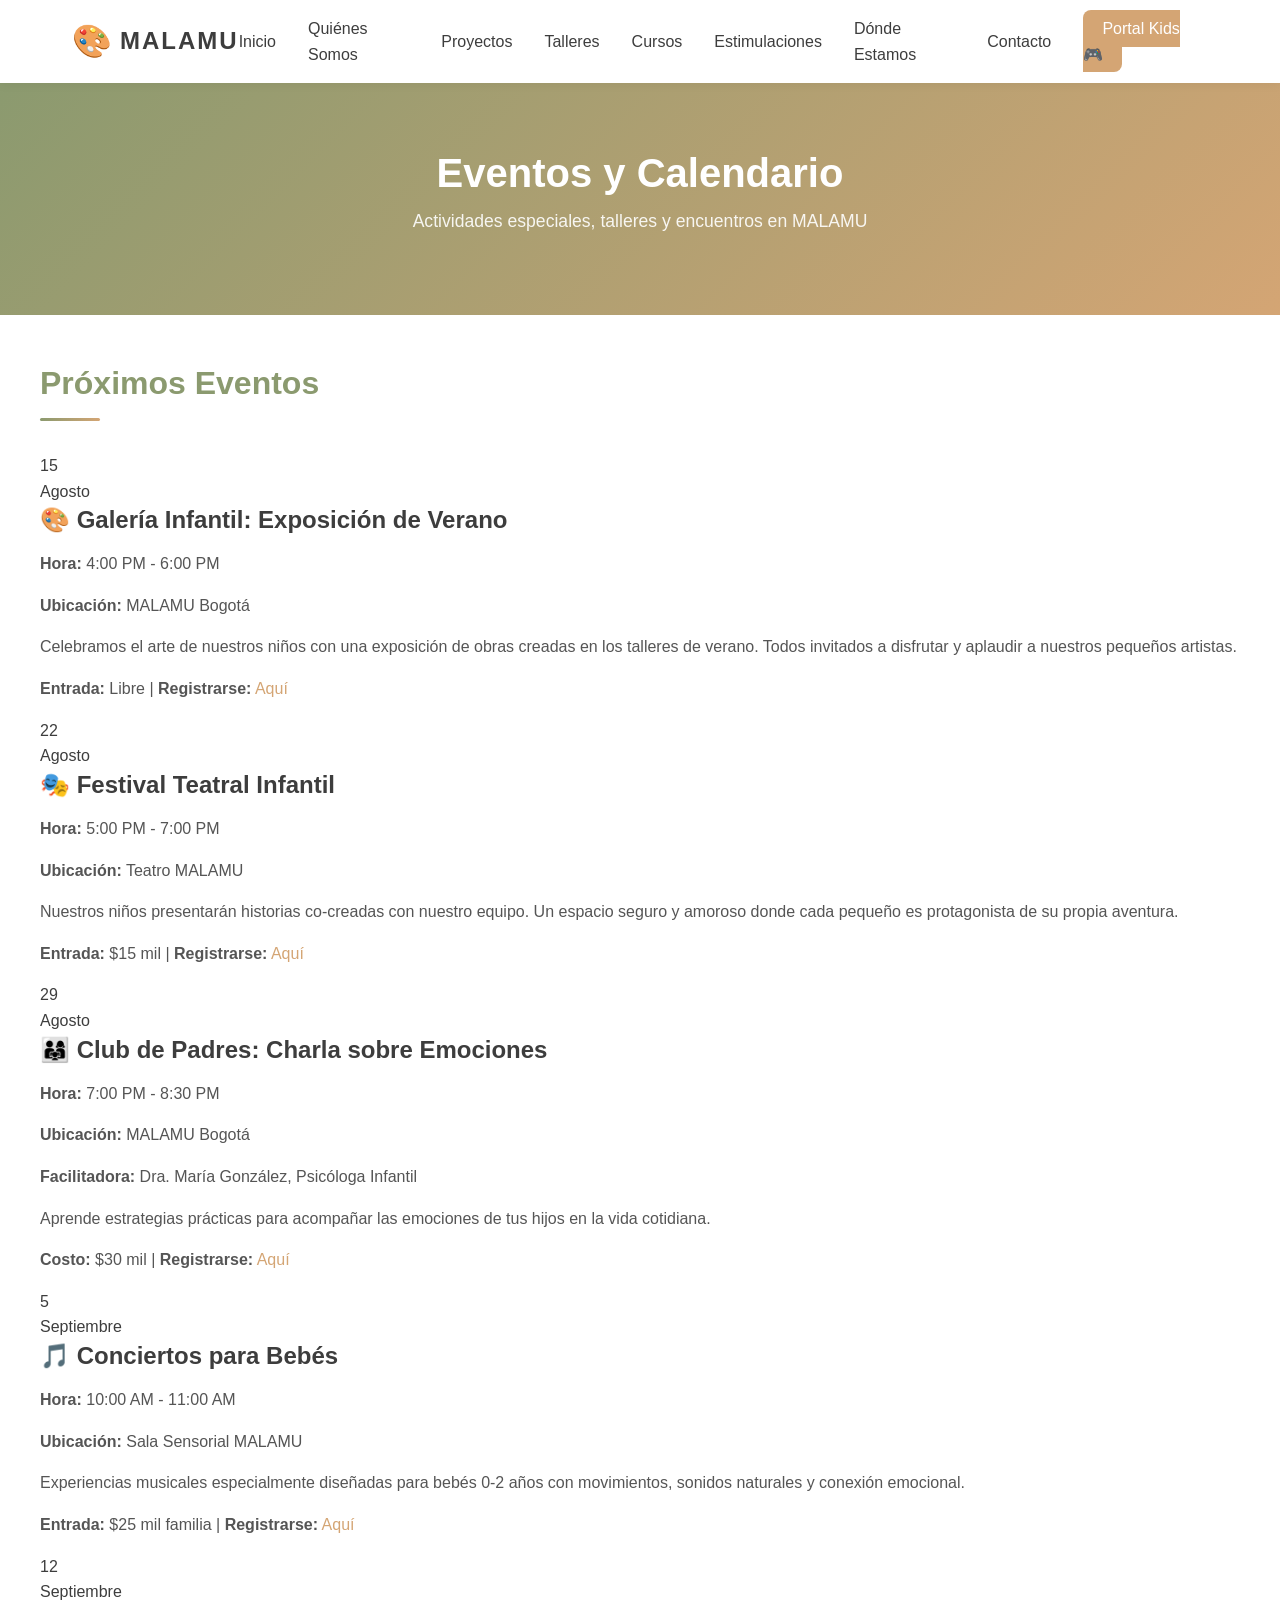
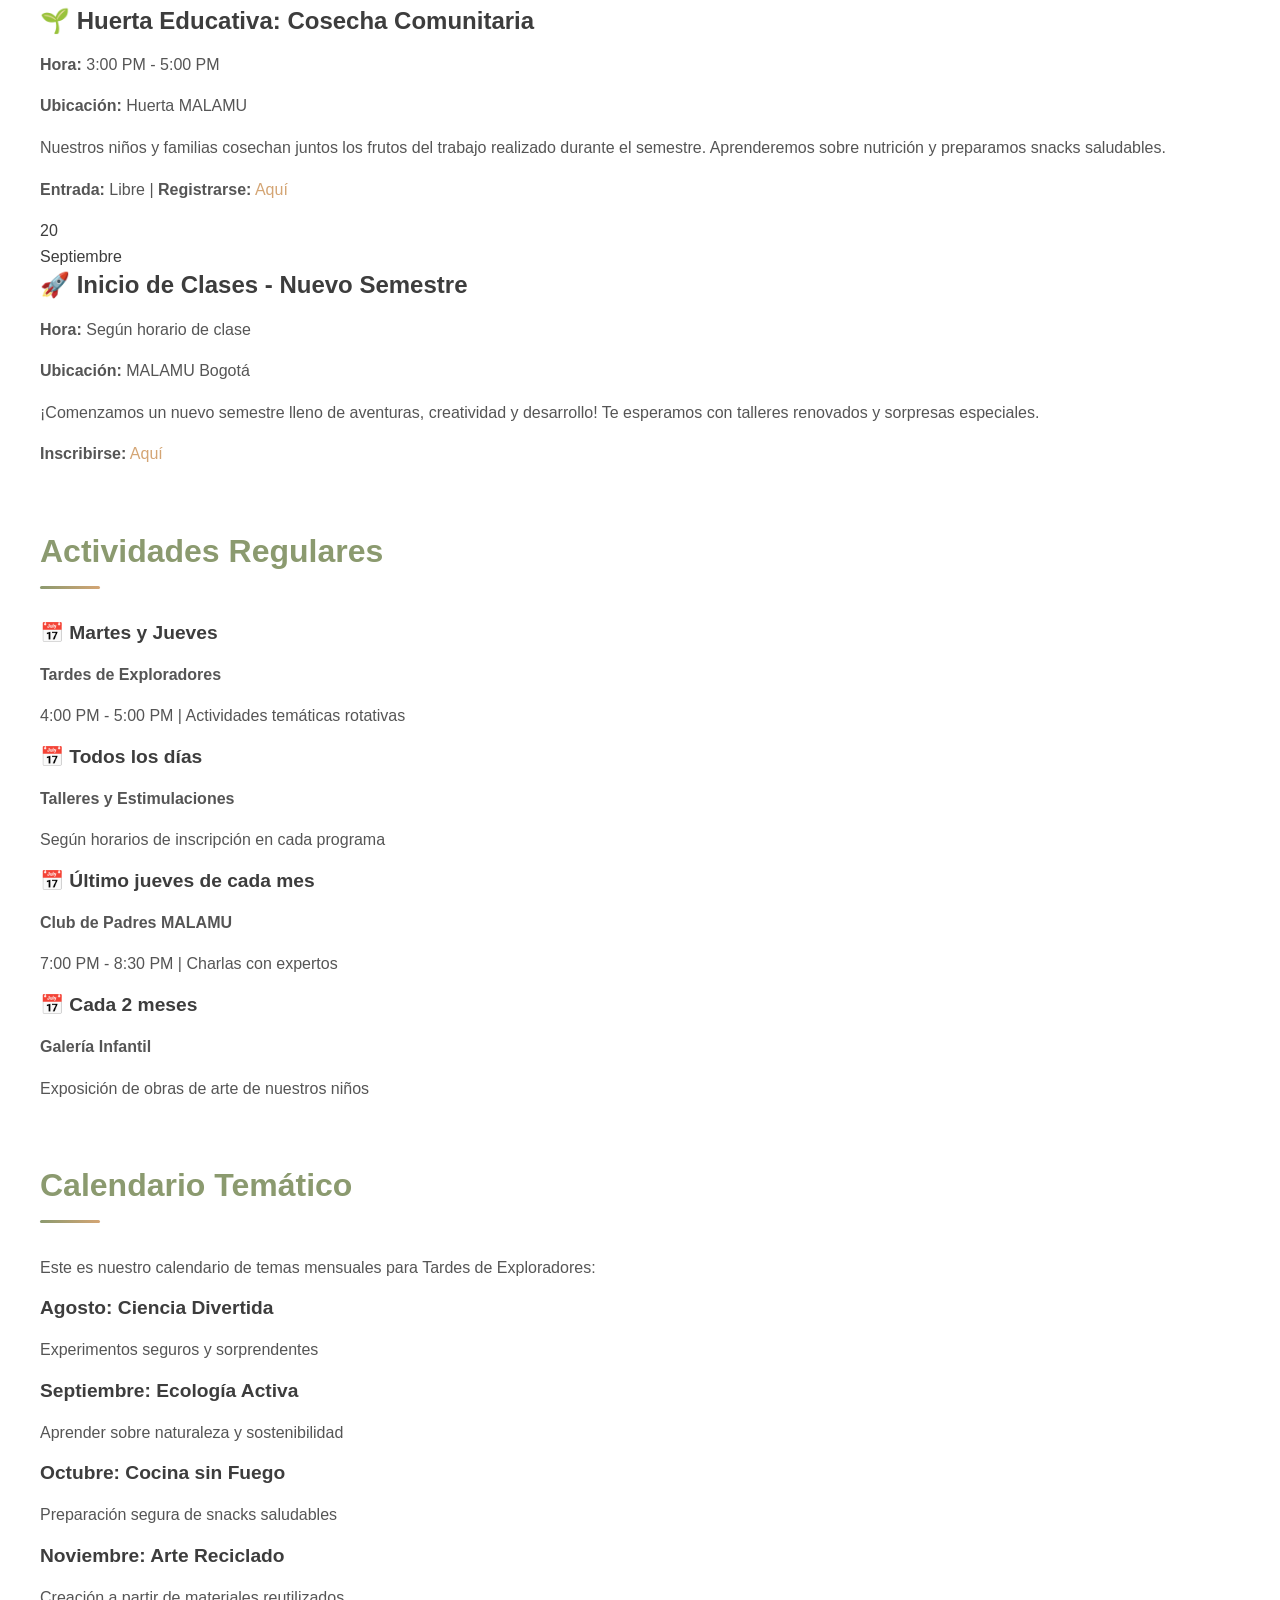
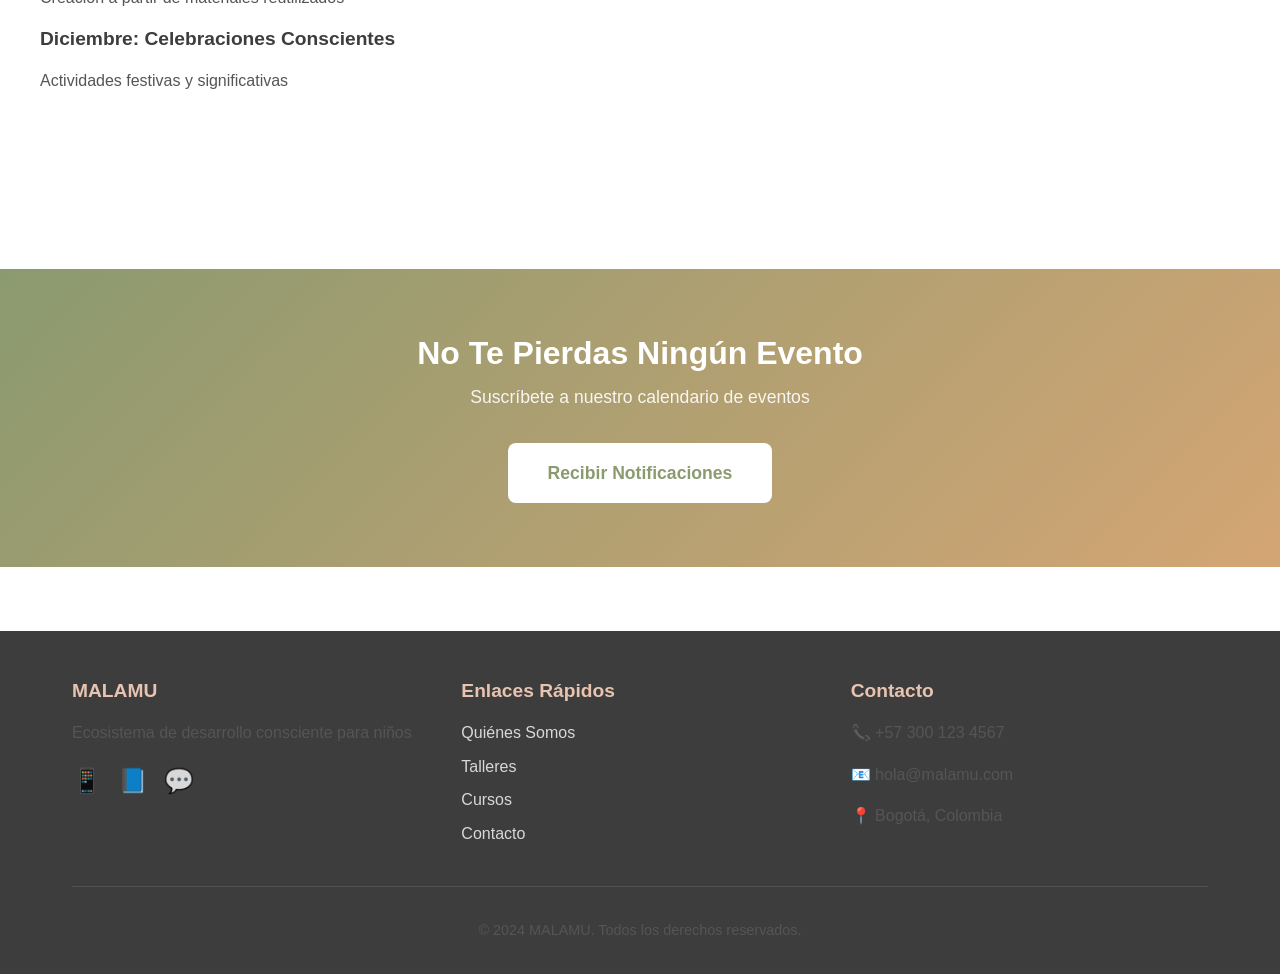
<file: eventos.html>
<!DOCTYPE html>
<html lang="es">
<head>
    <meta charset="UTF-8">
    <meta name="viewport" content="width=device-width, initial-scale=1.0">
    <meta name="description" content="Eventos y Calendario - MALAMU">
    <title>Eventos - MALAMU</title>
    <link rel="stylesheet" href="css/styles.css">
    <link rel="icon" href="data:image/svg+xml,<svg xmlns='http://www.w3.org/2000/svg' viewBox='0 0 100 100'><text y='.9em' font-size='90'>🎨</text></svg>">
</head>
<body>
    <nav class="navbar">
        <div class="container">
            <div class="nav-brand">
                <span class="logo-icon">🎨</span>
                <span class="logo-text">MALAMU</span>
            </div>
            <button class="menu-toggle" aria-label="Toggle menu">
                <span></span>
                <span></span>
                <span></span>
            </button>
            <ul class="nav-menu">
                <li><a href="index.html">Inicio</a></li>
                <li><a href="quienes-somos.html">Quiénes Somos</a></li>
                <li><a href="proyectos.html">Proyectos</a></li>
                <li><a href="talleres.html">Talleres</a></li>
                <li><a href="cursos.html">Cursos</a></li>
                <li><a href="estimulaciones.html">Estimulaciones</a></li>
                <li><a href="donde-estamos.html">Dónde Estamos</a></li>
                <li><a href="contacto.html">Contacto</a></li>
                <li><a href="portal-kids.html" class="btn-portal">Portal Kids 🎮</a></li>
            </ul>
        </div>
    </nav>

    <section class="page-header">
        <div class="container">
            <h1>Eventos y Calendario</h1>
            <p>Actividades especiales, talleres y encuentros en MALAMU</p>
        </div>
    </section>

    <main class="container page-content">
        <section class="section">
            <h2>Próximos Eventos</h2>
            <div class="events-list">
                <div class="event-card">
                    <div class="event-date">
                        <div class="date-number">15</div>
                        <div class="date-month">Agosto</div>
                    </div>
                    <div class="event-details">
                        <h3>🎨 Galería Infantil: Exposición de Verano</h3>
                        <p><strong>Hora:</strong> 4:00 PM - 6:00 PM</p>
                        <p><strong>Ubicación:</strong> MALAMU Bogotá</p>
                        <p>Celebramos el arte de nuestros niños con una exposición de obras creadas en los talleres de verano. Todos invitados a disfrutar y aplaudir a nuestros pequeños artistas.</p>
                        <p><strong>Entrada:</strong> Libre | <strong>Registrarse:</strong> <a href="contacto.html">Aquí</a></p>
                    </div>
                </div>

                <div class="event-card">
                    <div class="event-date">
                        <div class="date-number">22</div>
                        <div class="date-month">Agosto</div>
                    </div>
                    <div class="event-details">
                        <h3>🎭 Festival Teatral Infantil</h3>
                        <p><strong>Hora:</strong> 5:00 PM - 7:00 PM</p>
                        <p><strong>Ubicación:</strong> Teatro MALAMU</p>
                        <p>Nuestros niños presentarán historias co-creadas con nuestro equipo. Un espacio seguro y amoroso donde cada pequeño es protagonista de su propia aventura.</p>
                        <p><strong>Entrada:</strong> $15 mil | <strong>Registrarse:</strong> <a href="contacto.html">Aquí</a></p>
                    </div>
                </div>

                <div class="event-card">
                    <div class="event-date">
                        <div class="date-number">29</div>
                        <div class="date-month">Agosto</div>
                    </div>
                    <div class="event-details">
                        <h3>👨‍👩‍👧 Club de Padres: Charla sobre Emociones</h3>
                        <p><strong>Hora:</strong> 7:00 PM - 8:30 PM</p>
                        <p><strong>Ubicación:</strong> MALAMU Bogotá</p>
                        <p><strong>Facilitadora:</strong> Dra. María González, Psicóloga Infantil</p>
                        <p>Aprende estrategias prácticas para acompañar las emociones de tus hijos en la vida cotidiana.</p>
                        <p><strong>Costo:</strong> $30 mil | <strong>Registrarse:</strong> <a href="contacto.html">Aquí</a></p>
                    </div>
                </div>

                <div class="event-card">
                    <div class="event-date">
                        <div class="date-number">5</div>
                        <div class="date-month">Septiembre</div>
                    </div>
                    <div class="event-details">
                        <h3>🎵 Conciertos para Bebés</h3>
                        <p><strong>Hora:</strong> 10:00 AM - 11:00 AM</p>
                        <p><strong>Ubicación:</strong> Sala Sensorial MALAMU</p>
                        <p>Experiencias musicales especialmente diseñadas para bebés 0-2 años con movimientos, sonidos naturales y conexión emocional.</p>
                        <p><strong>Entrada:</strong> $25 mil familia | <strong>Registrarse:</strong> <a href="contacto.html">Aquí</a></p>
                    </div>
                </div>

                <div class="event-card">
                    <div class="event-date">
                        <div class="date-number">12</div>
                        <div class="date-month">Septiembre</div>
                    </div>
                    <div class="event-details">
                        <h3>🌱 Huerta Educativa: Cosecha Comunitaria</h3>
                        <p><strong>Hora:</strong> 3:00 PM - 5:00 PM</p>
                        <p><strong>Ubicación:</strong> Huerta MALAMU</p>
                        <p>Nuestros niños y familias cosechan juntos los frutos del trabajo realizado durante el semestre. Aprenderemos sobre nutrición y preparamos snacks saludables.</p>
                        <p><strong>Entrada:</strong> Libre | <strong>Registrarse:</strong> <a href="contacto.html">Aquí</a></p>
                    </div>
                </div>

                <div class="event-card">
                    <div class="event-date">
                        <div class="date-number">20</div>
                        <div class="date-month">Septiembre</div>
                    </div>
                    <div class="event-details">
                        <h3>🚀 Inicio de Clases - Nuevo Semestre</h3>
                        <p><strong>Hora:</strong> Según horario de clase</p>
                        <p><strong>Ubicación:</strong> MALAMU Bogotá</p>
                        <p>¡Comenzamos un nuevo semestre lleno de aventuras, creatividad y desarrollo! Te esperamos con talleres renovados y sorpresas especiales.</p>
                        <p><strong>Inscribirse:</strong> <a href="contacto.html">Aquí</a></p>
                    </div>
                </div>
            </div>
        </section>

        <section class="section">
            <h2>Actividades Regulares</h2>
            <div class="regular-activities">
                <div class="activity">
                    <h4>📅 Martes y Jueves</h4>
                    <p><strong>Tardes de Exploradores</strong></p>
                    <p>4:00 PM - 5:00 PM | Actividades temáticas rotativas</p>
                </div>
                <div class="activity">
                    <h4>📅 Todos los días</h4>
                    <p><strong>Talleres y Estimulaciones</strong></p>
                    <p>Según horarios de inscripción en cada programa</p>
                </div>
                <div class="activity">
                    <h4>📅 Último jueves de cada mes</h4>
                    <p><strong>Club de Padres MALAMU</strong></p>
                    <p>7:00 PM - 8:30 PM | Charlas con expertos</p>
                </div>
                <div class="activity">
                    <h4>📅 Cada 2 meses</h4>
                    <p><strong>Galería Infantil</strong></p>
                    <p>Exposición de obras de arte de nuestros niños</p>
                </div>
            </div>
        </section>

        <section class="section">
            <h2>Calendario Temático</h2>
            <p>Este es nuestro calendario de temas mensuales para Tardes de Exploradores:</p>
            <div class="calendar-themes">
                <div class="theme">
                    <h4>Agosto: Ciencia Divertida</h4>
                    <p>Experimentos seguros y sorprendentes</p>
                </div>
                <div class="theme">
                    <h4>Septiembre: Ecología Activa</h4>
                    <p>Aprender sobre naturaleza y sostenibilidad</p>
                </div>
                <div class="theme">
                    <h4>Octubre: Cocina sin Fuego</h4>
                    <p>Preparación segura de snacks saludables</p>
                </div>
                <div class="theme">
                    <h4>Noviembre: Arte Reciclado</h4>
                    <p>Creación a partir de materiales reutilizados</p>
                </div>
                <div class="theme">
                    <h4>Diciembre: Celebraciones Conscientes</h4>
                    <p>Actividades festivas y significativas</p>
                </div>
            </div>
        </section>
    </main>

    <section class="cta-section">
        <div class="container">
            <h2>No Te Pierdas Ningún Evento</h2>
            <p>Suscríbete a nuestro calendario de eventos</p>
            <a href="contacto.html" class="btn btn-large">Recibir Notificaciones</a>
        </div>
    </section>

    <footer class="footer">
        <div class="container">
            <div class="footer-content">
                <div class="footer-section">
                    <h4>MALAMU</h4>
                    <p>Ecosistema de desarrollo consciente para niños</p>
                    <div class="social-links">
                        <a href="#" aria-label="Instagram">📱</a>
                        <a href="#" aria-label="Facebook">📘</a>
                        <a href="#" aria-label="WhatsApp">💬</a>
                    </div>
                </div>
                <div class="footer-section">
                    <h4>Enlaces Rápidos</h4>
                    <ul>
                        <li><a href="quienes-somos.html">Quiénes Somos</a></li>
                        <li><a href="talleres.html">Talleres</a></li>
                        <li><a href="cursos.html">Cursos</a></li>
                        <li><a href="contacto.html">Contacto</a></li>
                    </ul>
                </div>
                <div class="footer-section">
                    <h4>Contacto</h4>
                    <p>📞 +57 300 123 4567</p>
                    <p>📧 hola@malamu.com</p>
                    <p>📍 Bogotá, Colombia</p>
                </div>
            </div>
            <div class="footer-bottom">
                <p>&copy; 2024 MALAMU. Todos los derechos reservados.</p>
            </div>
        </div>
    </footer>

    <script src="js/main.js"></script>
</body>
</html>
</file>
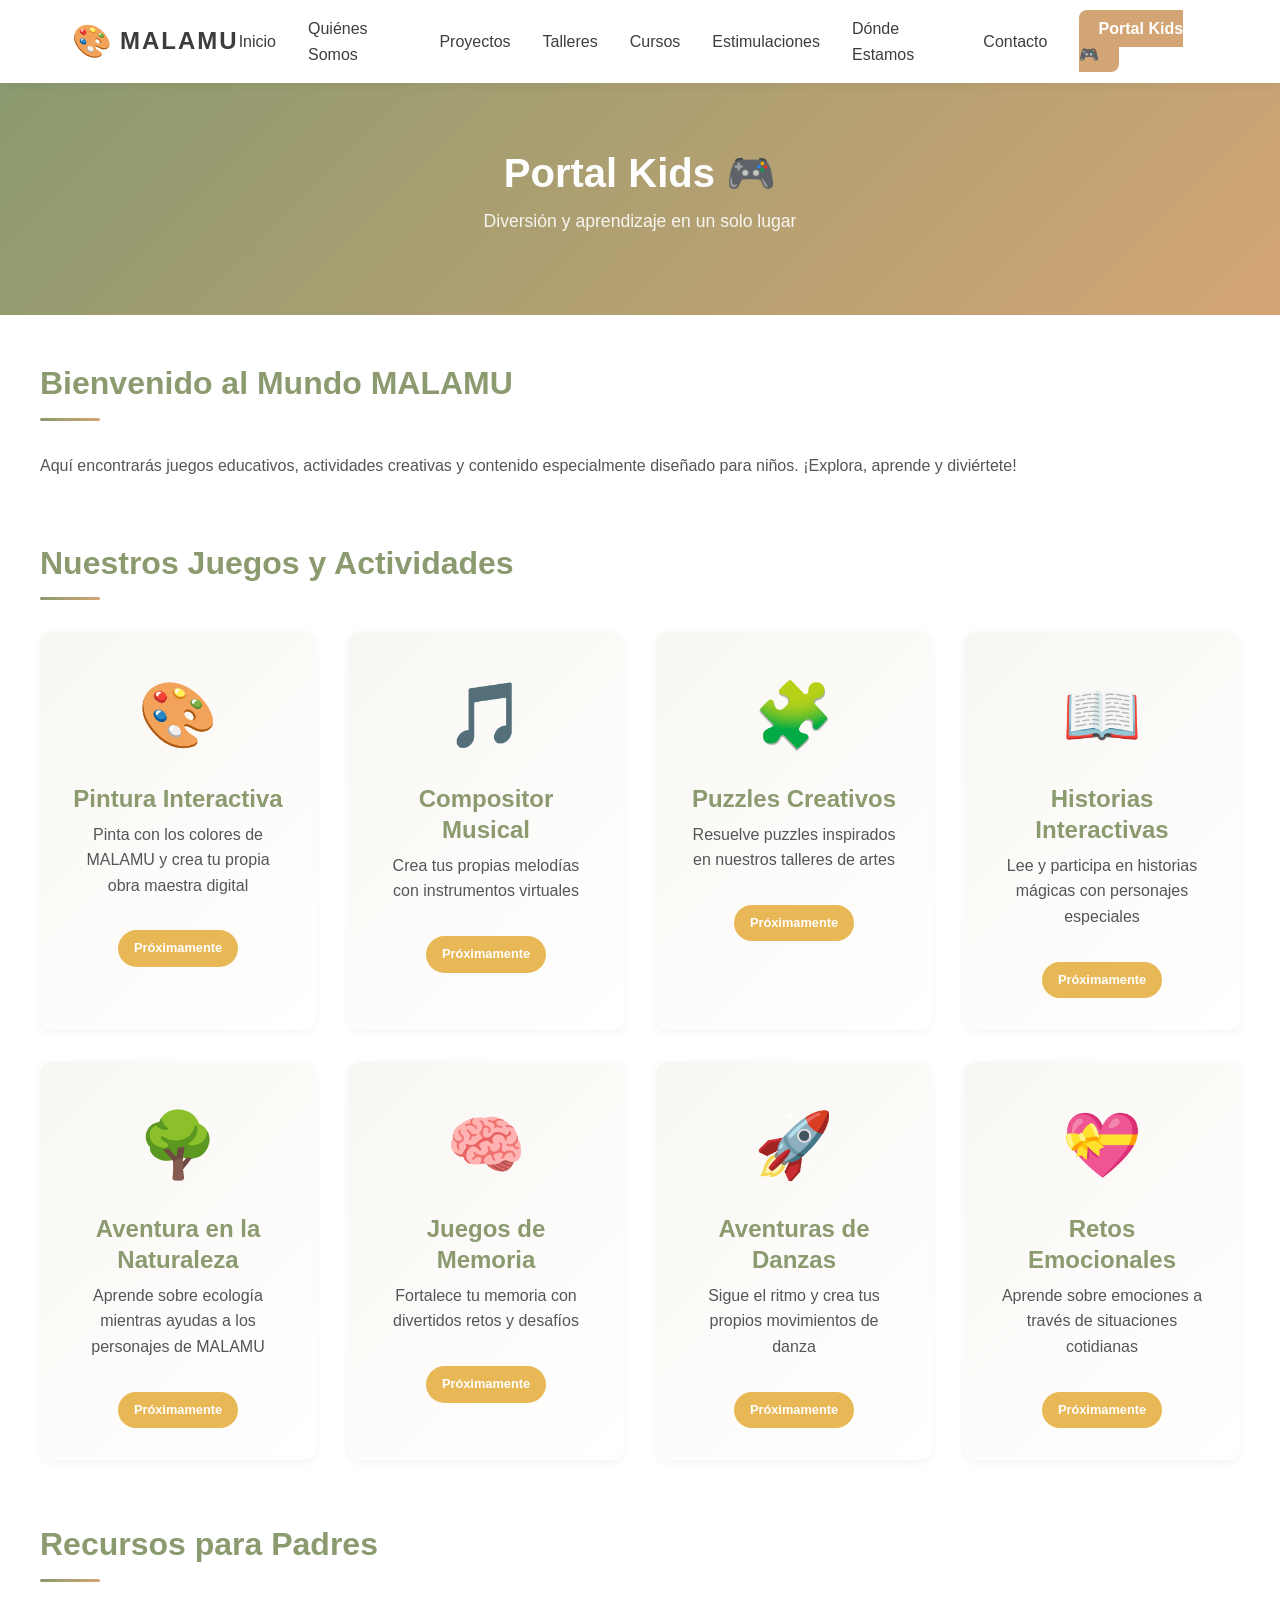
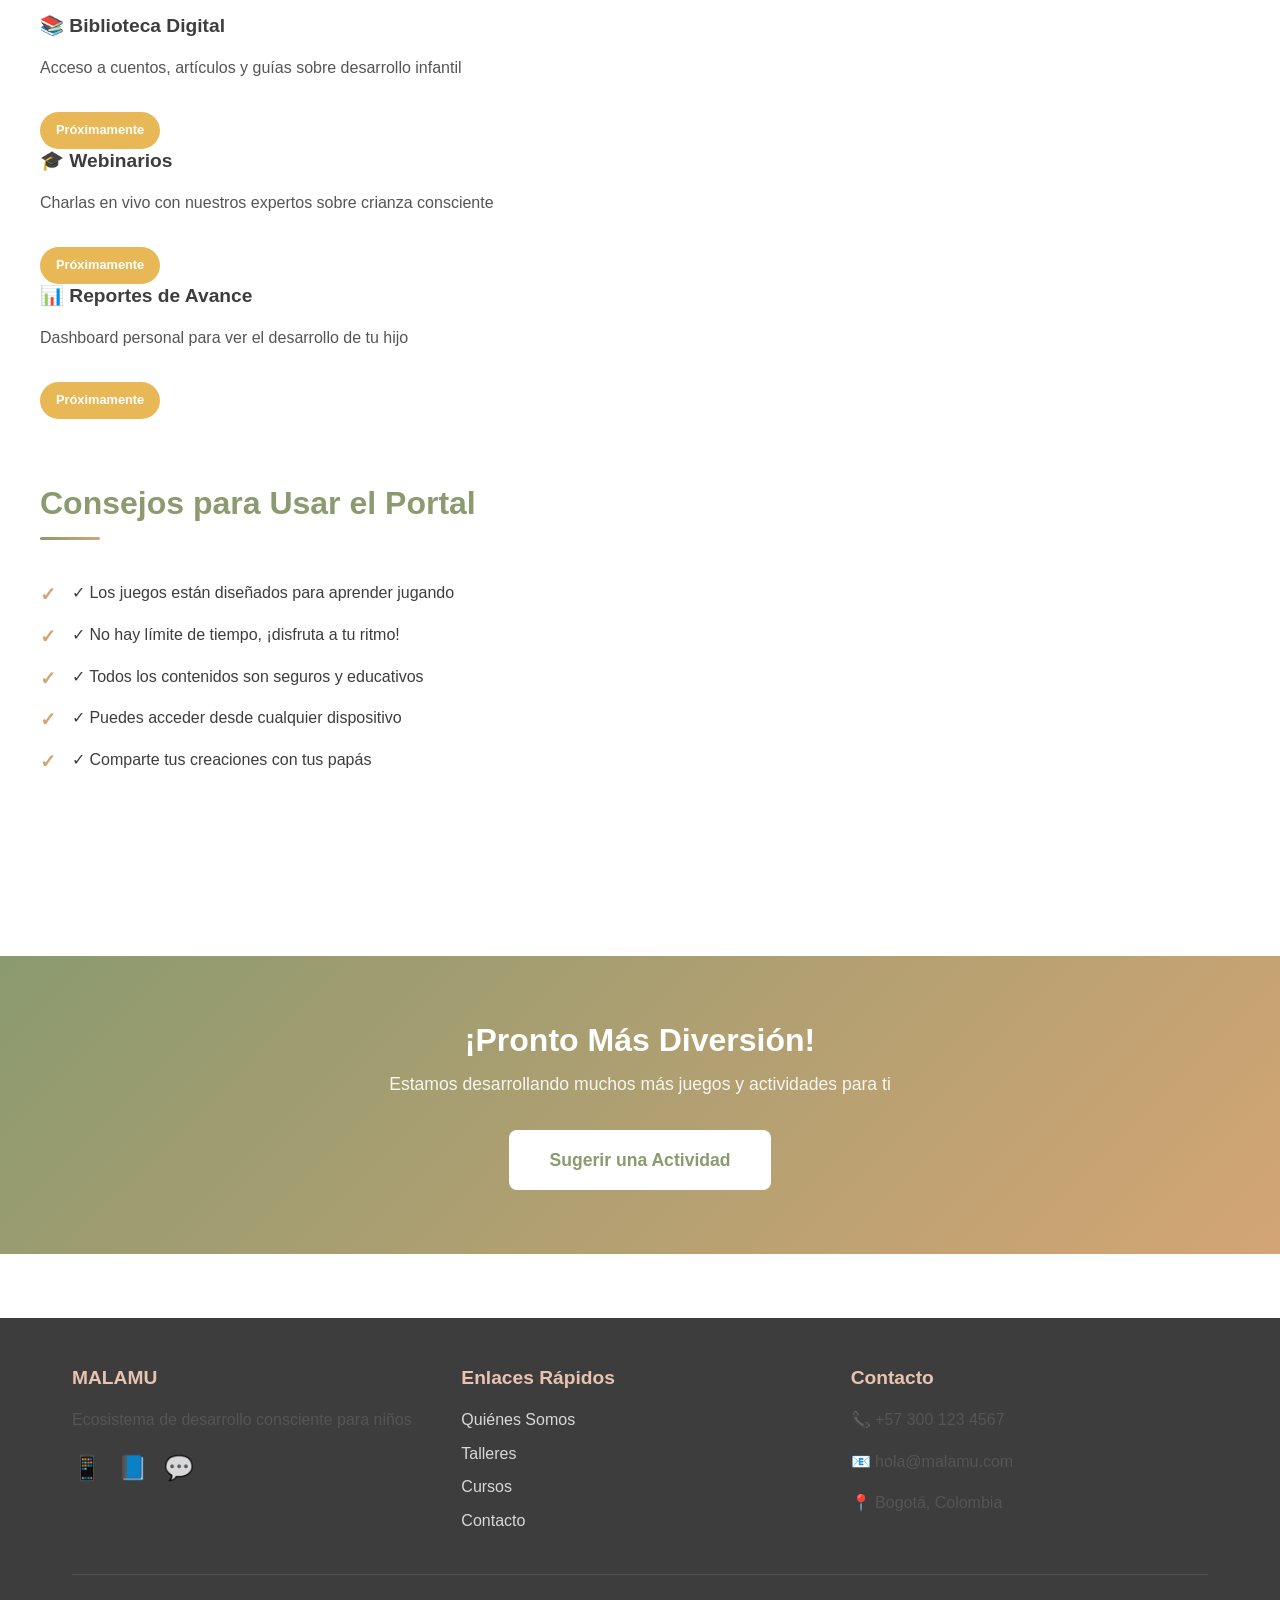
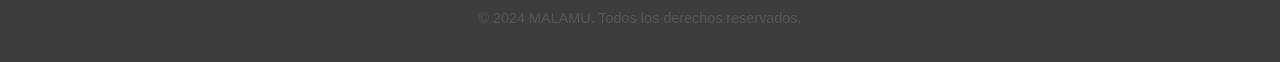
<file: portal-kids.html>
<!DOCTYPE html>
<html lang="es">
<head>
    <meta charset="UTF-8">
    <meta name="viewport" content="width=device-width, initial-scale=1.0">
    <meta name="description" content="Portal Kids - Área interactiva y juegos educativos para niños">
    <title>Portal Kids - MALAMU</title>
    <link rel="stylesheet" href="css/styles.css">
    <link rel="icon" href="data:image/svg+xml,<svg xmlns='http://www.w3.org/2000/svg' viewBox='0 0 100 100'><text y='.9em' font-size='90'>🎨</text></svg>">
    <style>
        .portal-grid {
            display: grid;
            grid-template-columns: repeat(auto-fit, minmax(250px, 1fr));
            gap: 2rem;
            margin-top: 2rem;
        }
        .portal-game {
            background: linear-gradient(135deg, #f9f7f3 0%, white 100%);
            padding: 2rem;
            border-radius: 12px;
            text-align: center;
            cursor: pointer;
            transition: all 0.3s ease;
            box-shadow: 0 2px 10px rgba(0, 0, 0, 0.05);
        }
        .portal-game:hover {
            transform: translateY(-10px);
            box-shadow: 0 10px 25px rgba(0, 0, 0, 0.1);
        }
        .game-icon {
            font-size: 4rem;
            margin-bottom: 1rem;
        }
        .portal-game h3 {
            margin-bottom: 0.5rem;
            color: #8B9A6F;
        }
        .coming-soon {
            display: inline-block;
            background-color: #E8B856;
            color: white;
            padding: 0.5rem 1rem;
            border-radius: 20px;
            font-size: 0.8rem;
            font-weight: 600;
            margin-top: 1rem;
        }
    </style>
</head>
<body>
    <nav class="navbar">
        <div class="container">
            <div class="nav-brand">
                <span class="logo-icon">🎨</span>
                <span class="logo-text">MALAMU</span>
            </div>
            <button class="menu-toggle" aria-label="Toggle menu">
                <span></span>
                <span></span>
                <span></span>
            </button>
            <ul class="nav-menu">
                <li><a href="index.html">Inicio</a></li>
                <li><a href="quienes-somos.html">Quiénes Somos</a></li>
                <li><a href="proyectos.html">Proyectos</a></li>
                <li><a href="talleres.html">Talleres</a></li>
                <li><a href="cursos.html">Cursos</a></li>
                <li><a href="estimulaciones.html">Estimulaciones</a></li>
                <li><a href="donde-estamos.html">Dónde Estamos</a></li>
                <li><a href="contacto.html">Contacto</a></li>
                <li><a href="portal-kids.html" class="btn-portal">Portal Kids 🎮</a></li>
            </ul>
        </div>
    </nav>

    <section class="page-header">
        <div class="container">
            <h1>Portal Kids 🎮</h1>
            <p>Diversión y aprendizaje en un solo lugar</p>
        </div>
    </section>

    <main class="container page-content">
        <section class="section">
            <h2>Bienvenido al Mundo MALAMU</h2>
            <p>Aquí encontrarás juegos educativos, actividades creativas y contenido especialmente diseñado para niños. ¡Explora, aprende y diviértete!</p>
        </section>

        <section class="section">
            <h2>Nuestros Juegos y Actividades</h2>
            <div class="portal-grid">
                <div class="portal-game">
                    <div class="game-icon">🎨</div>
                    <h3>Pintura Interactiva</h3>
                    <p>Pinta con los colores de MALAMU y crea tu propia obra maestra digital</p>
                    <span class="coming-soon">Próximamente</span>
                </div>

                <div class="portal-game">
                    <div class="game-icon">🎵</div>
                    <h3>Compositor Musical</h3>
                    <p>Crea tus propias melodías con instrumentos virtuales</p>
                    <span class="coming-soon">Próximamente</span>
                </div>

                <div class="portal-game">
                    <div class="game-icon">🧩</div>
                    <h3>Puzzles Creativos</h3>
                    <p>Resuelve puzzles inspirados en nuestros talleres de artes</p>
                    <span class="coming-soon">Próximamente</span>
                </div>

                <div class="portal-game">
                    <div class="game-icon">📖</div>
                    <h3>Historias Interactivas</h3>
                    <p>Lee y participa en historias mágicas con personajes especiales</p>
                    <span class="coming-soon">Próximamente</span>
                </div>

                <div class="portal-game">
                    <div class="game-icon">🌳</div>
                    <h3>Aventura en la Naturaleza</h3>
                    <p>Aprende sobre ecología mientras ayudas a los personajes de MALAMU</p>
                    <span class="coming-soon">Próximamente</span>
                </div>

                <div class="portal-game">
                    <div class="game-icon">🧠</div>
                    <h3>Juegos de Memoria</h3>
                    <p>Fortalece tu memoria con divertidos retos y desafíos</p>
                    <span class="coming-soon">Próximamente</span>
                </div>

                <div class="portal-game">
                    <div class="game-icon">🚀</div>
                    <h3>Aventuras de Danzas</h3>
                    <p>Sigue el ritmo y crea tus propios movimientos de danza</p>
                    <span class="coming-soon">Próximamente</span>
                </div>

                <div class="portal-game">
                    <div class="game-icon">💝</div>
                    <h3>Retos Emocionales</h3>
                    <p>Aprende sobre emociones a través de situaciones cotidianas</p>
                    <span class="coming-soon">Próximamente</span>
                </div>
            </div>
        </section>

        <section class="section">
            <h2>Recursos para Padres</h2>
            <div class="resources">
                <div class="resource-card">
                    <h4>📚 Biblioteca Digital</h4>
                    <p>Acceso a cuentos, artículos y guías sobre desarrollo infantil</p>
                    <span class="coming-soon">Próximamente</span>
                </div>
                <div class="resource-card">
                    <h4>🎓 Webinarios</h4>
                    <p>Charlas en vivo con nuestros expertos sobre crianza consciente</p>
                    <span class="coming-soon">Próximamente</span>
                </div>
                <div class="resource-card">
                    <h4>📊 Reportes de Avance</h4>
                    <p>Dashboard personal para ver el desarrollo de tu hijo</p>
                    <span class="coming-soon">Próximamente</span>
                </div>
            </div>
        </section>

        <section class="section">
            <h2>Consejos para Usar el Portal</h2>
            <ul class="feature-list">
                <li>✓ Los juegos están diseñados para aprender jugando</li>
                <li>✓ No hay límite de tiempo, ¡disfruta a tu ritmo!</li>
                <li>✓ Todos los contenidos son seguros y educativos</li>
                <li>✓ Puedes acceder desde cualquier dispositivo</li>
                <li>✓ Comparte tus creaciones con tus papás</li>
            </ul>
        </section>
    </main>

    <section class="cta-section">
        <div class="container">
            <h2>¡Pronto Más Diversión!</h2>
            <p>Estamos desarrollando muchos más juegos y actividades para ti</p>
            <a href="contacto.html" class="btn btn-large">Sugerir una Actividad</a>
        </div>
    </section>

    <footer class="footer">
        <div class="container">
            <div class="footer-content">
                <div class="footer-section">
                    <h4>MALAMU</h4>
                    <p>Ecosistema de desarrollo consciente para niños</p>
                    <div class="social-links">
                        <a href="#" aria-label="Instagram">📱</a>
                        <a href="#" aria-label="Facebook">📘</a>
                        <a href="#" aria-label="WhatsApp">💬</a>
                    </div>
                </div>
                <div class="footer-section">
                    <h4>Enlaces Rápidos</h4>
                    <ul>
                        <li><a href="quienes-somos.html">Quiénes Somos</a></li>
                        <li><a href="talleres.html">Talleres</a></li>
                        <li><a href="cursos.html">Cursos</a></li>
                        <li><a href="contacto.html">Contacto</a></li>
                    </ul>
                </div>
                <div class="footer-section">
                    <h4>Contacto</h4>
                    <p>📞 +57 300 123 4567</p>
                    <p>📧 hola@malamu.com</p>
                    <p>📍 Bogotá, Colombia</p>
                </div>
            </div>
            <div class="footer-bottom">
                <p>&copy; 2024 MALAMU. Todos los derechos reservados.</p>
            </div>
        </div>
    </footer>

    <script src="js/main.js"></script>
</body>
</html>
</file>
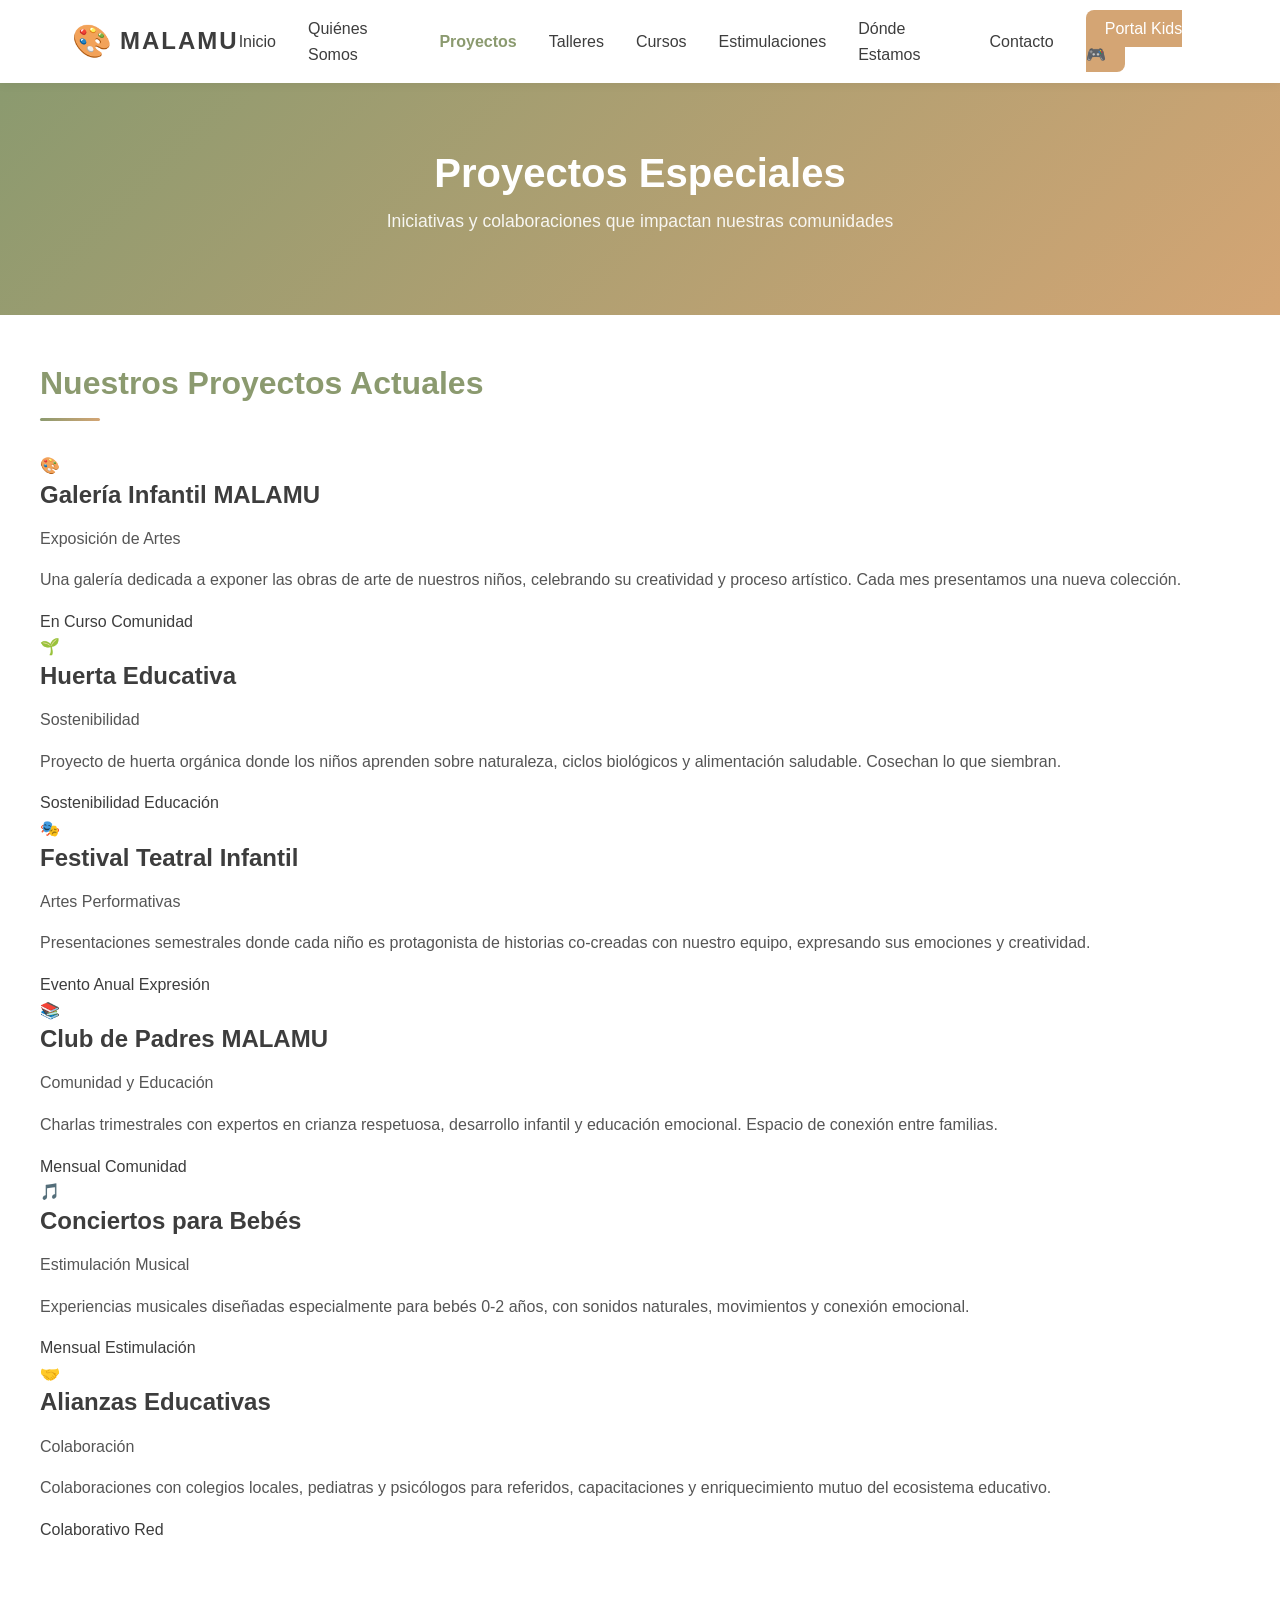
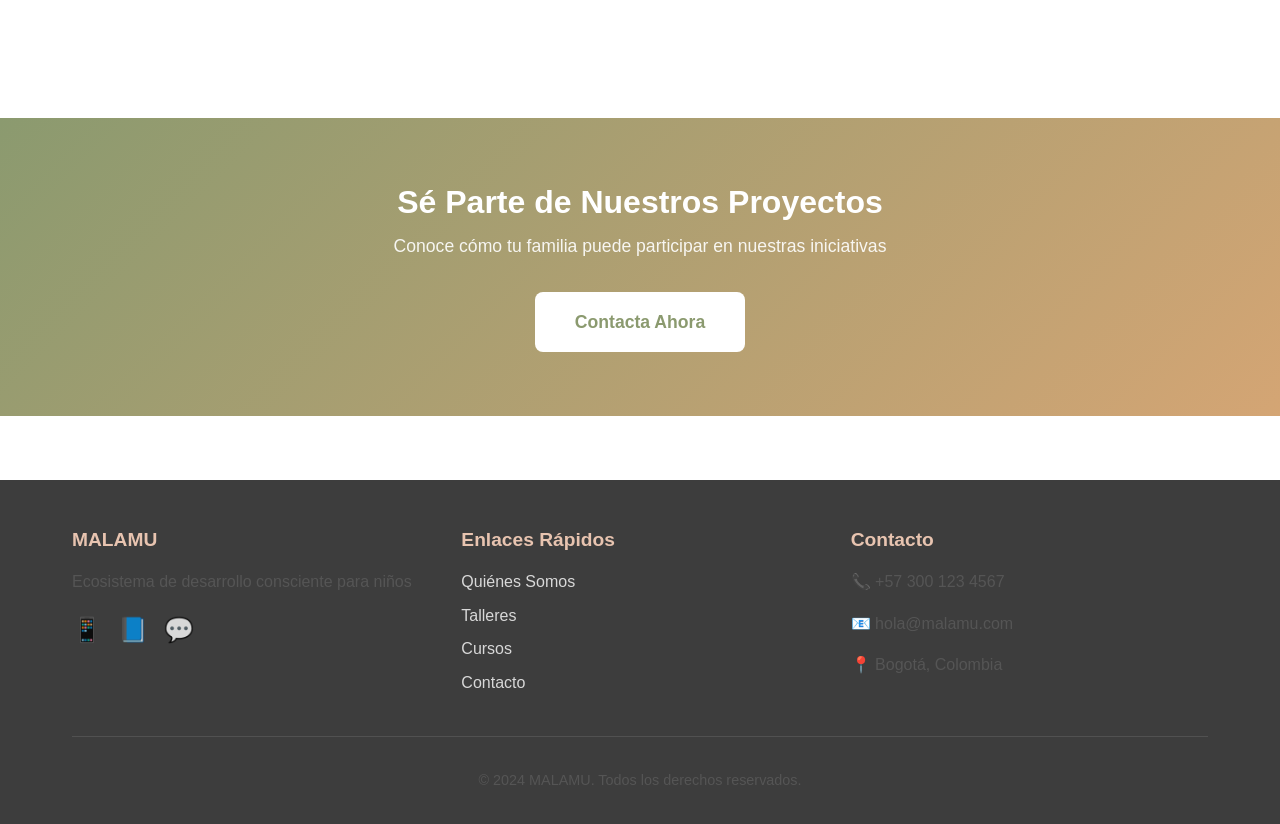
<file: proyectos.html>
<!DOCTYPE html>
<html lang="es">
<head>
    <meta charset="UTF-8">
    <meta name="viewport" content="width=device-width, initial-scale=1.0">
    <meta name="description" content="Proyectos - Iniciativas especiales y colaboraciones de MALAMU">
    <title>Proyectos - MALAMU</title>
    <link rel="stylesheet" href="css/styles.css">
    <link rel="icon" href="data:image/svg+xml,<svg xmlns='http://www.w3.org/2000/svg' viewBox='0 0 100 100'><text y='.9em' font-size='90'>🎨</text></svg>">
</head>
<body>
    <nav class="navbar">
        <div class="container">
            <div class="nav-brand">
                <span class="logo-icon">🎨</span>
                <span class="logo-text">MALAMU</span>
            </div>
            <button class="menu-toggle" aria-label="Toggle menu">
                <span></span>
                <span></span>
                <span></span>
            </button>
            <ul class="nav-menu">
                <li><a href="index.html">Inicio</a></li>
                <li><a href="quienes-somos.html">Quiénes Somos</a></li>
                <li><a href="proyectos.html">Proyectos</a></li>
                <li><a href="talleres.html">Talleres</a></li>
                <li><a href="cursos.html">Cursos</a></li>
                <li><a href="estimulaciones.html">Estimulaciones</a></li>
                <li><a href="donde-estamos.html">Dónde Estamos</a></li>
                <li><a href="contacto.html">Contacto</a></li>
                <li><a href="portal-kids.html" class="btn-portal">Portal Kids 🎮</a></li>
            </ul>
        </div>
    </nav>

    <section class="page-header">
        <div class="container">
            <h1>Proyectos Especiales</h1>
            <p>Iniciativas y colaboraciones que impactan nuestras comunidades</p>
        </div>
    </section>

    <main class="container page-content">
        <section class="section">
            <h2>Nuestros Proyectos Actuales</h2>
            <div class="projects-grid">
                <article class="project-card">
                    <div class="project-image">🎨</div>
                    <h3>Galería Infantil MALAMU</h3>
                    <p class="project-category">Exposición de Artes</p>
                    <p>Una galería dedicada a exponer las obras de arte de nuestros niños, celebrando su creatividad y proceso artístico. Cada mes presentamos una nueva colección.</p>
                    <div class="project-details">
                        <span class="tag">En Curso</span>
                        <span class="tag">Comunidad</span>
                    </div>
                </article>

                <article class="project-card">
                    <div class="project-image">🌱</div>
                    <h3>Huerta Educativa</h3>
                    <p class="project-category">Sostenibilidad</p>
                    <p>Proyecto de huerta orgánica donde los niños aprenden sobre naturaleza, ciclos biológicos y alimentación saludable. Cosechan lo que siembran.</p>
                    <div class="project-details">
                        <span class="tag">Sostenibilidad</span>
                        <span class="tag">Educación</span>
                    </div>
                </article>

                <article class="project-card">
                    <div class="project-image">🎭</div>
                    <h3>Festival Teatral Infantil</h3>
                    <p class="project-category">Artes Performativas</p>
                    <p>Presentaciones semestrales donde cada niño es protagonista de historias co-creadas con nuestro equipo, expresando sus emociones y creatividad.</p>
                    <div class="project-details">
                        <span class="tag">Evento Anual</span>
                        <span class="tag">Expresión</span>
                    </div>
                </article>

                <article class="project-card">
                    <div class="project-image">📚</div>
                    <h3>Club de Padres MALAMU</h3>
                    <p class="project-category">Comunidad y Educación</p>
                    <p>Charlas trimestrales con expertos en crianza respetuosa, desarrollo infantil y educación emocional. Espacio de conexión entre familias.</p>
                    <div class="project-details">
                        <span class="tag">Mensual</span>
                        <span class="tag">Comunidad</span>
                    </div>
                </article>

                <article class="project-card">
                    <div class="project-image">🎵</div>
                    <h3>Conciertos para Bebés</h3>
                    <p class="project-category">Estimulación Musical</p>
                    <p>Experiencias musicales diseñadas especialmente para bebés 0-2 años, con sonidos naturales, movimientos y conexión emocional.</p>
                    <div class="project-details">
                        <span class="tag">Mensual</span>
                        <span class="tag">Estimulación</span>
                    </div>
                </article>

                <article class="project-card">
                    <div class="project-image">🤝</div>
                    <h3>Alianzas Educativas</h3>
                    <p class="project-category">Colaboración</p>
                    <p>Colaboraciones con colegios locales, pediatras y psicólogos para referidos, capacitaciones y enriquecimiento mutuo del ecosistema educativo.</p>
                    <div class="project-details">
                        <span class="tag">Colaborativo</span>
                        <span class="tag">Red</span>
                    </div>
                </article>
            </div>
        </section>
    </main>

    <section class="cta-section">
        <div class="container">
            <h2>Sé Parte de Nuestros Proyectos</h2>
            <p>Conoce cómo tu familia puede participar en nuestras iniciativas</p>
            <a href="contacto.html" class="btn btn-large">Contacta Ahora</a>
        </div>
    </section>

    <footer class="footer">
        <div class="container">
            <div class="footer-content">
                <div class="footer-section">
                    <h4>MALAMU</h4>
                    <p>Ecosistema de desarrollo consciente para niños</p>
                    <div class="social-links">
                        <a href="#" aria-label="Instagram">📱</a>
                        <a href="#" aria-label="Facebook">📘</a>
                        <a href="#" aria-label="WhatsApp">💬</a>
                    </div>
                </div>
                <div class="footer-section">
                    <h4>Enlaces Rápidos</h4>
                    <ul>
                        <li><a href="quienes-somos.html">Quiénes Somos</a></li>
                        <li><a href="talleres.html">Talleres</a></li>
                        <li><a href="cursos.html">Cursos</a></li>
                        <li><a href="contacto.html">Contacto</a></li>
                    </ul>
                </div>
                <div class="footer-section">
                    <h4>Contacto</h4>
                    <p>📞 +57 300 123 4567</p>
                    <p>📧 hola@malamu.com</p>
                    <p>📍 Bogotá, Colombia</p>
                </div>
            </div>
            <div class="footer-bottom">
                <p>&copy; 2024 MALAMU. Todos los derechos reservados.</p>
            </div>
        </div>
    </footer>

    <script src="js/main.js"></script>
</body>
</html>
</file>
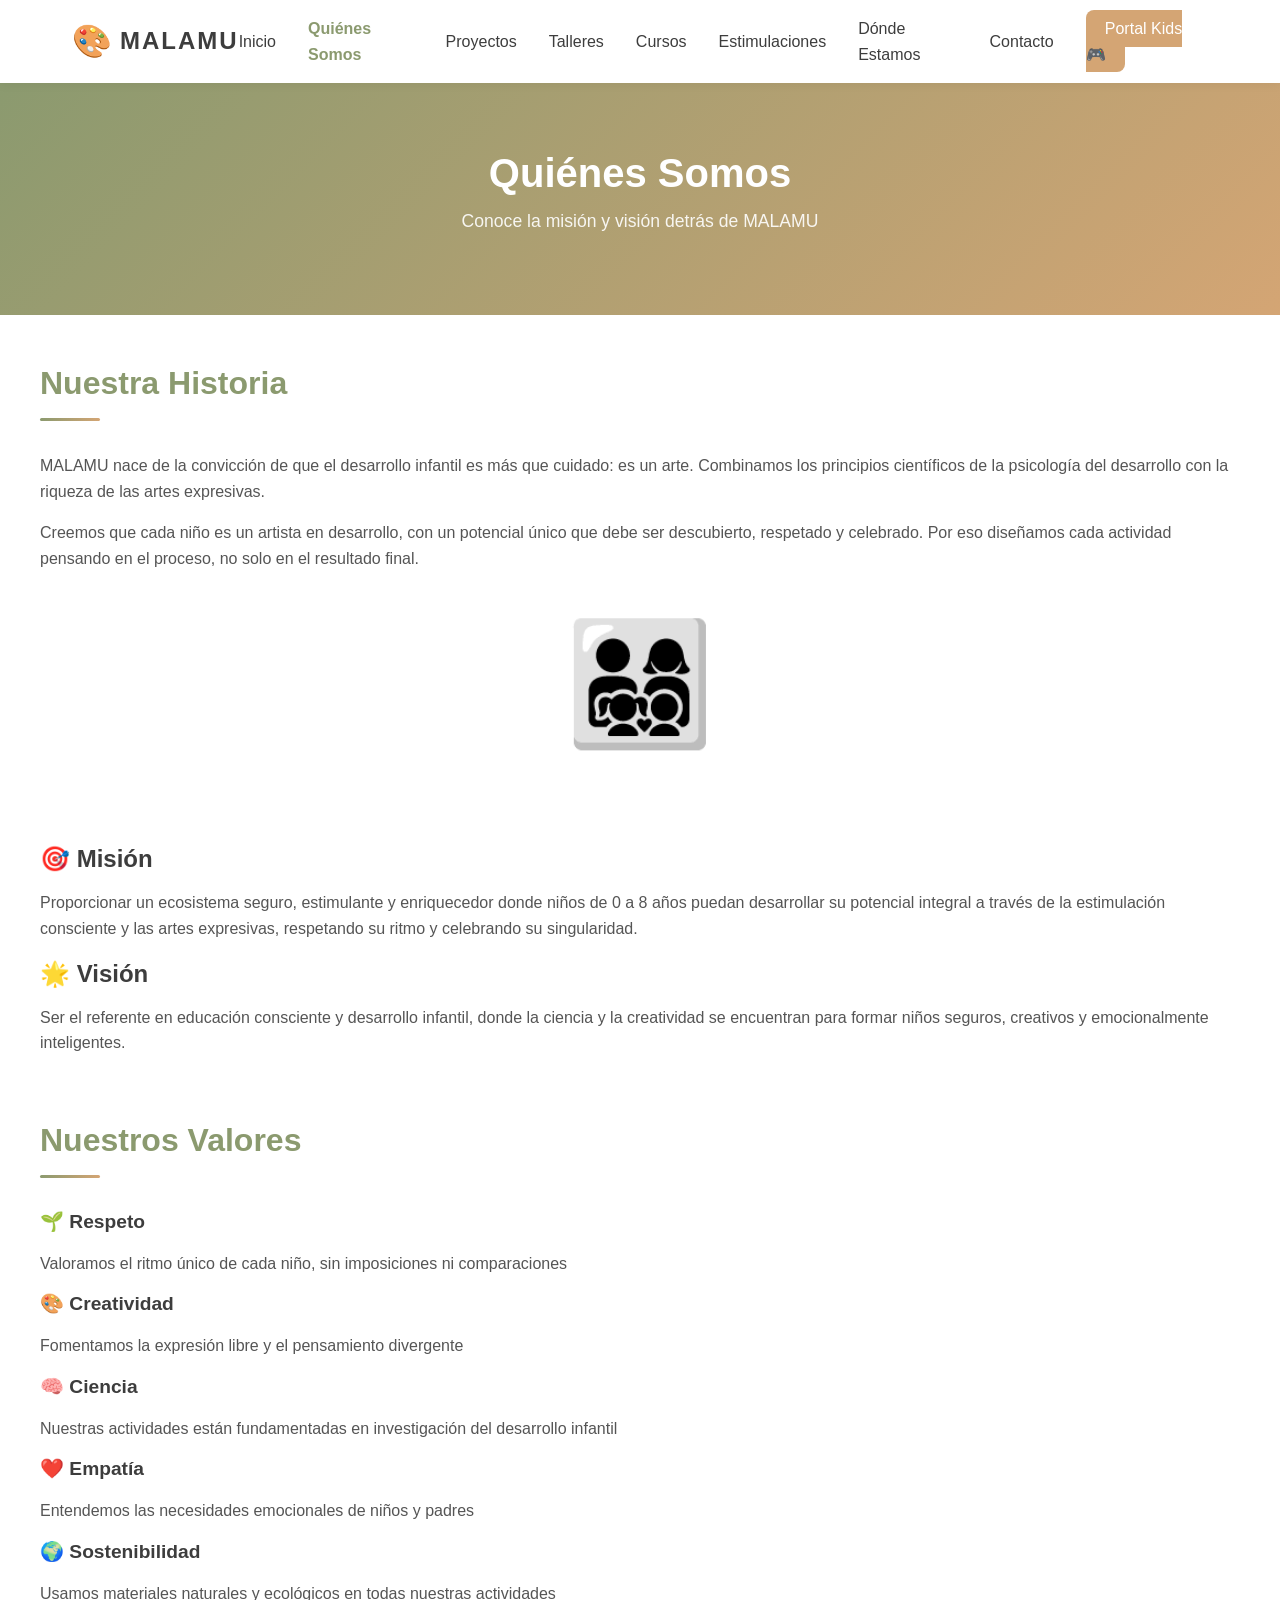
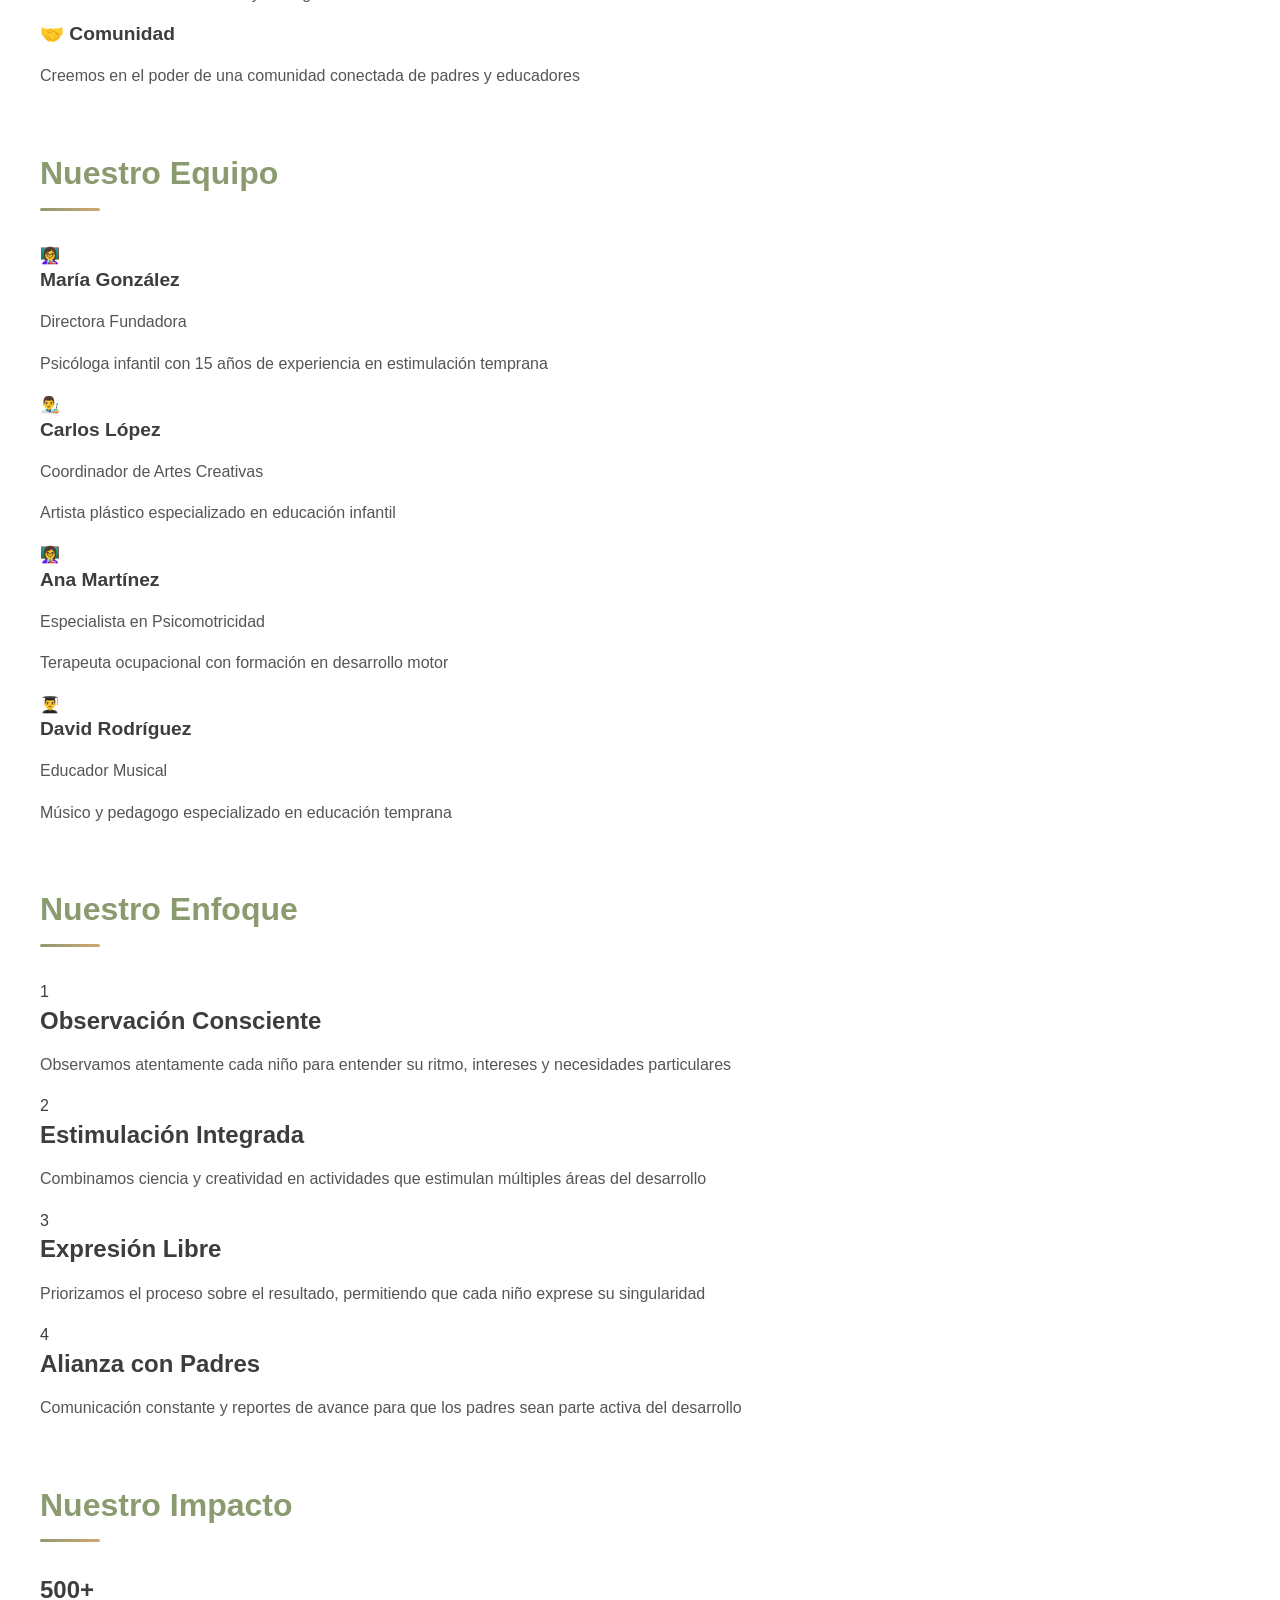
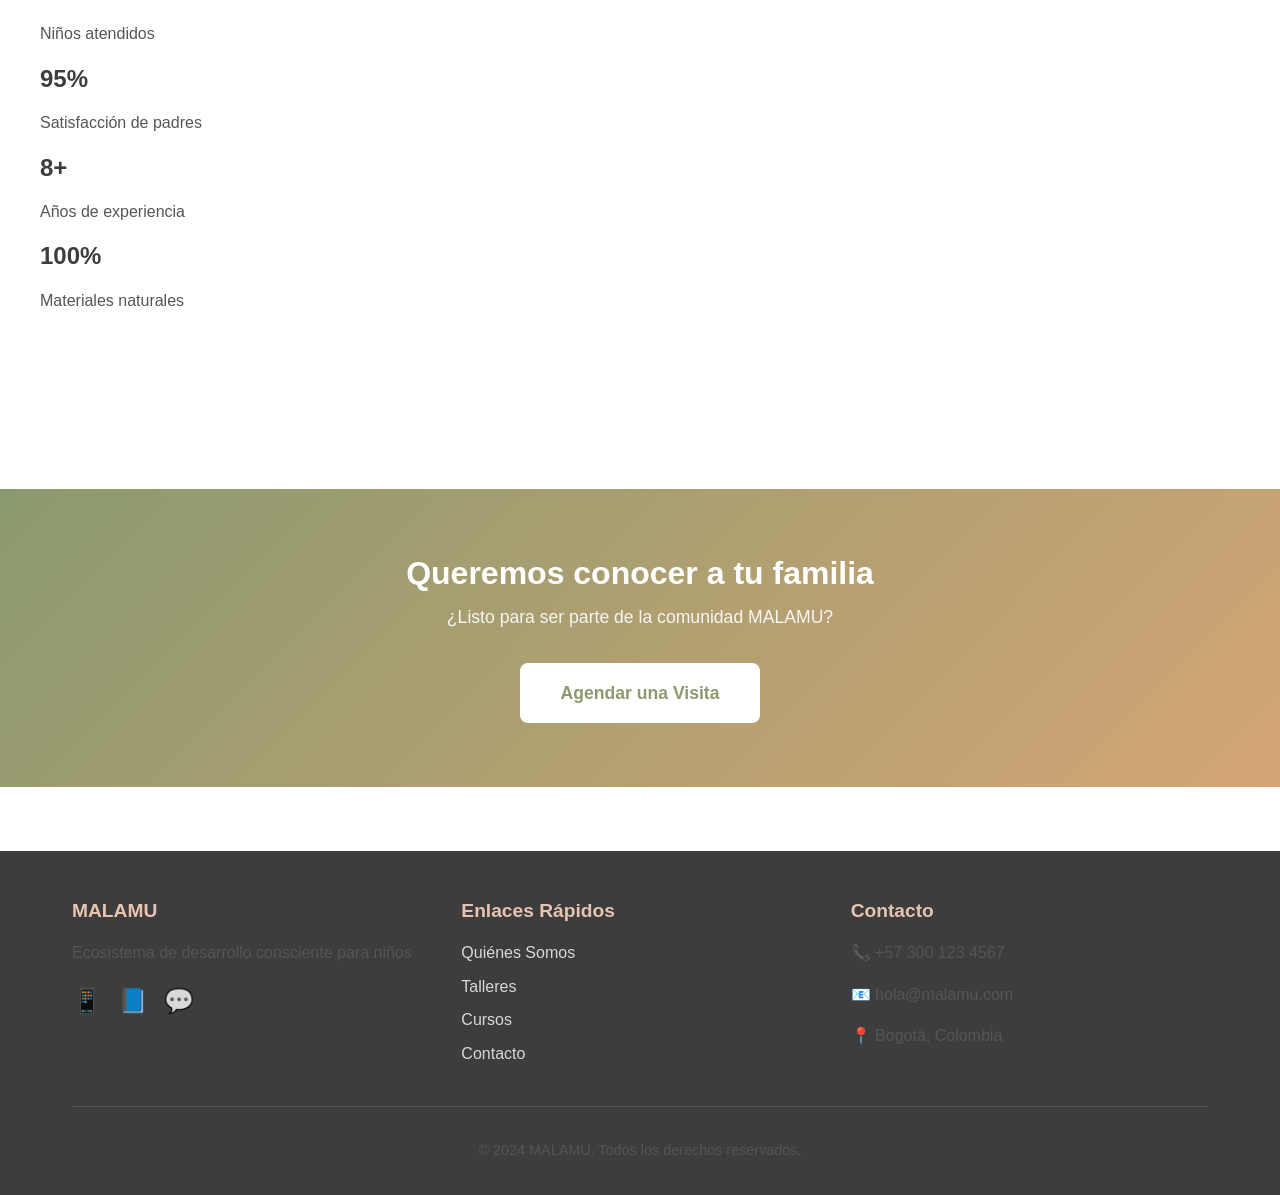
<file: quienes-somos.html>
<!DOCTYPE html>
<html lang="es">
<head>
    <meta charset="UTF-8">
    <meta name="viewport" content="width=device-width, initial-scale=1.0">
    <meta name="description" content="Quiénes somos - MALAMU, un ecosistema dedicado al desarrollo consciente de niños">
    <title>Quiénes Somos - MALAMU</title>
    <link rel="stylesheet" href="css/styles.css">
    <link rel="icon" href="data:image/svg+xml,<svg xmlns='http://www.w3.org/2000/svg' viewBox='0 0 100 100'><text y='.9em' font-size='90'>🎨</text></svg>">
</head>
<body>
    <!-- Navigation -->
    <nav class="navbar">
        <div class="container">
            <div class="nav-brand">
                <span class="logo-icon">🎨</span>
                <span class="logo-text">MALAMU</span>
            </div>
            <button class="menu-toggle" aria-label="Toggle menu">
                <span></span>
                <span></span>
                <span></span>
            </button>
            <ul class="nav-menu">
                <li><a href="index.html">Inicio</a></li>
                <li><a href="quienes-somos.html">Quiénes Somos</a></li>
                <li><a href="proyectos.html">Proyectos</a></li>
                <li><a href="talleres.html">Talleres</a></li>
                <li><a href="cursos.html">Cursos</a></li>
                <li><a href="estimulaciones.html">Estimulaciones</a></li>
                <li><a href="donde-estamos.html">Dónde Estamos</a></li>
                <li><a href="contacto.html">Contacto</a></li>
                <li><a href="portal-kids.html" class="btn-portal">Portal Kids 🎮</a></li>
            </ul>
        </div>
    </nav>

    <!-- Page Header -->
    <section class="page-header">
        <div class="container">
            <h1>Quiénes Somos</h1>
            <p>Conoce la misión y visión detrás de MALAMU</p>
        </div>
    </section>

    <!-- Main Content -->
    <main class="container page-content">
        <!-- Our Story -->
        <section class="section">
            <h2>Nuestra Historia</h2>
            <div class="two-column">
                <div>
                    <p>MALAMU nace de la convicción de que el desarrollo infantil es más que cuidado: es un arte. Combinamos los principios científicos de la psicología del desarrollo con la riqueza de las artes expresivas.</p>
                    <p>Creemos que cada niño es un artista en desarrollo, con un potencial único que debe ser descubierto, respetado y celebrado. Por eso diseñamos cada actividad pensando en el proceso, no solo en el resultado final.</p>
                </div>
                <div class="illustration">
                    <div style="font-size: 120px; text-align: center;">👨‍👩‍👧‍👦</div>
                </div>
            </div>
        </section>

        <!-- Mission & Vision -->
        <section class="section">
            <div class="mission-vision">
                <div class="card">
                    <h3>🎯 Misión</h3>
                    <p>Proporcionar un ecosistema seguro, estimulante y enriquecedor donde niños de 0 a 8 años puedan desarrollar su potencial integral a través de la estimulación consciente y las artes expresivas, respetando su ritmo y celebrando su singularidad.</p>
                </div>
                <div class="card">
                    <h3>🌟 Visión</h3>
                    <p>Ser el referente en educación consciente y desarrollo infantil, donde la ciencia y la creatividad se encuentran para formar niños seguros, creativos y emocionalmente inteligentes.</p>
                </div>
            </div>
        </section>

        <!-- Values -->
        <section class="section">
            <h2>Nuestros Valores</h2>
            <div class="values-grid">
                <div class="value-card">
                    <h4>🌱 Respeto</h4>
                    <p>Valoramos el ritmo único de cada niño, sin imposiciones ni comparaciones</p>
                </div>
                <div class="value-card">
                    <h4>🎨 Creatividad</h4>
                    <p>Fomentamos la expresión libre y el pensamiento divergente</p>
                </div>
                <div class="value-card">
                    <h4>🧠 Ciencia</h4>
                    <p>Nuestras actividades están fundamentadas en investigación del desarrollo infantil</p>
                </div>
                <div class="value-card">
                    <h4>❤️ Empatía</h4>
                    <p>Entendemos las necesidades emocionales de niños y padres</p>
                </div>
                <div class="value-card">
                    <h4>🌍 Sostenibilidad</h4>
                    <p>Usamos materiales naturales y ecológicos en todas nuestras actividades</p>
                </div>
                <div class="value-card">
                    <h4>🤝 Comunidad</h4>
                    <p>Creemos en el poder de una comunidad conectada de padres y educadores</p>
                </div>
            </div>
        </section>

        <!-- Team -->
        <section class="section">
            <h2>Nuestro Equipo</h2>
            <div class="team-grid">
                <div class="team-member">
                    <div class="member-avatar">👩‍🏫</div>
                    <h4>María González</h4>
                    <p class="role">Directora Fundadora</p>
                    <p>Psicóloga infantil con 15 años de experiencia en estimulación temprana</p>
                </div>
                <div class="team-member">
                    <div class="member-avatar">👨‍🎨</div>
                    <h4>Carlos López</h4>
                    <p class="role">Coordinador de Artes Creativas</p>
                    <p>Artista plástico especializado en educación infantil</p>
                </div>
                <div class="team-member">
                    <div class="member-avatar">👩‍🏫</div>
                    <h4>Ana Martínez</h4>
                    <p class="role">Especialista en Psicomotricidad</p>
                    <p>Terapeuta ocupacional con formación en desarrollo motor</p>
                </div>
                <div class="team-member">
                    <div class="member-avatar">👨‍🎓</div>
                    <h4>David Rodríguez</h4>
                    <p class="role">Educador Musical</p>
                    <p>Músico y pedagogo especializado en educación temprana</p>
                </div>
            </div>
        </section>

        <!-- Approach -->
        <section class="section">
            <h2>Nuestro Enfoque</h2>
            <div class="approach-content">
                <div class="approach-item">
                    <div class="approach-number">1</div>
                    <h3>Observación Consciente</h3>
                    <p>Observamos atentamente cada niño para entender su ritmo, intereses y necesidades particulares</p>
                </div>
                <div class="approach-item">
                    <div class="approach-number">2</div>
                    <h3>Estimulación Integrada</h3>
                    <p>Combinamos ciencia y creatividad en actividades que estimulan múltiples áreas del desarrollo</p>
                </div>
                <div class="approach-item">
                    <div class="approach-number">3</div>
                    <h3>Expresión Libre</h3>
                    <p>Priorizamos el proceso sobre el resultado, permitiendo que cada niño exprese su singularidad</p>
                </div>
                <div class="approach-item">
                    <div class="approach-number">4</div>
                    <h3>Alianza con Padres</h3>
                    <p>Comunicación constante y reportes de avance para que los padres sean parte activa del desarrollo</p>
                </div>
            </div>
        </section>

        <!-- Impact -->
        <section class="section impact-section">
            <h2>Nuestro Impacto</h2>
            <div class="impact-stats">
                <div class="stat">
                    <h3>500+</h3>
                    <p>Niños atendidos</p>
                </div>
                <div class="stat">
                    <h3>95%</h3>
                    <p>Satisfacción de padres</p>
                </div>
                <div class="stat">
                    <h3>8+</h3>
                    <p>Años de experiencia</p>
                </div>
                <div class="stat">
                    <h3>100%</h3>
                    <p>Materiales naturales</p>
                </div>
            </div>
        </section>
    </main>

    <!-- CTA -->
    <section class="cta-section">
        <div class="container">
            <h2>Queremos conocer a tu familia</h2>
            <p>¿Listo para ser parte de la comunidad MALAMU?</p>
            <a href="contacto.html" class="btn btn-large">Agendar una Visita</a>
        </div>
    </section>

    <!-- Footer -->
    <footer class="footer">
        <div class="container">
            <div class="footer-content">
                <div class="footer-section">
                    <h4>MALAMU</h4>
                    <p>Ecosistema de desarrollo consciente para niños</p>
                    <div class="social-links">
                        <a href="#" aria-label="Instagram">📱</a>
                        <a href="#" aria-label="Facebook">📘</a>
                        <a href="#" aria-label="WhatsApp">💬</a>
                    </div>
                </div>
                <div class="footer-section">
                    <h4>Enlaces Rápidos</h4>
                    <ul>
                        <li><a href="quienes-somos.html">Quiénes Somos</a></li>
                        <li><a href="talleres.html">Talleres</a></li>
                        <li><a href="cursos.html">Cursos</a></li>
                        <li><a href="contacto.html">Contacto</a></li>
                    </ul>
                </div>
                <div class="footer-section">
                    <h4>Contacto</h4>
                    <p>📞 +57 300 123 4567</p>
                    <p>📧 hola@malamu.com</p>
                    <p>📍 Bogotá, Colombia</p>
                </div>
            </div>
            <div class="footer-bottom">
                <p>&copy; 2024 MALAMU. Todos los derechos reservados.</p>
            </div>
        </div>
    </footer>

    <script src="js/main.js"></script>
</body>
</html>
</file>
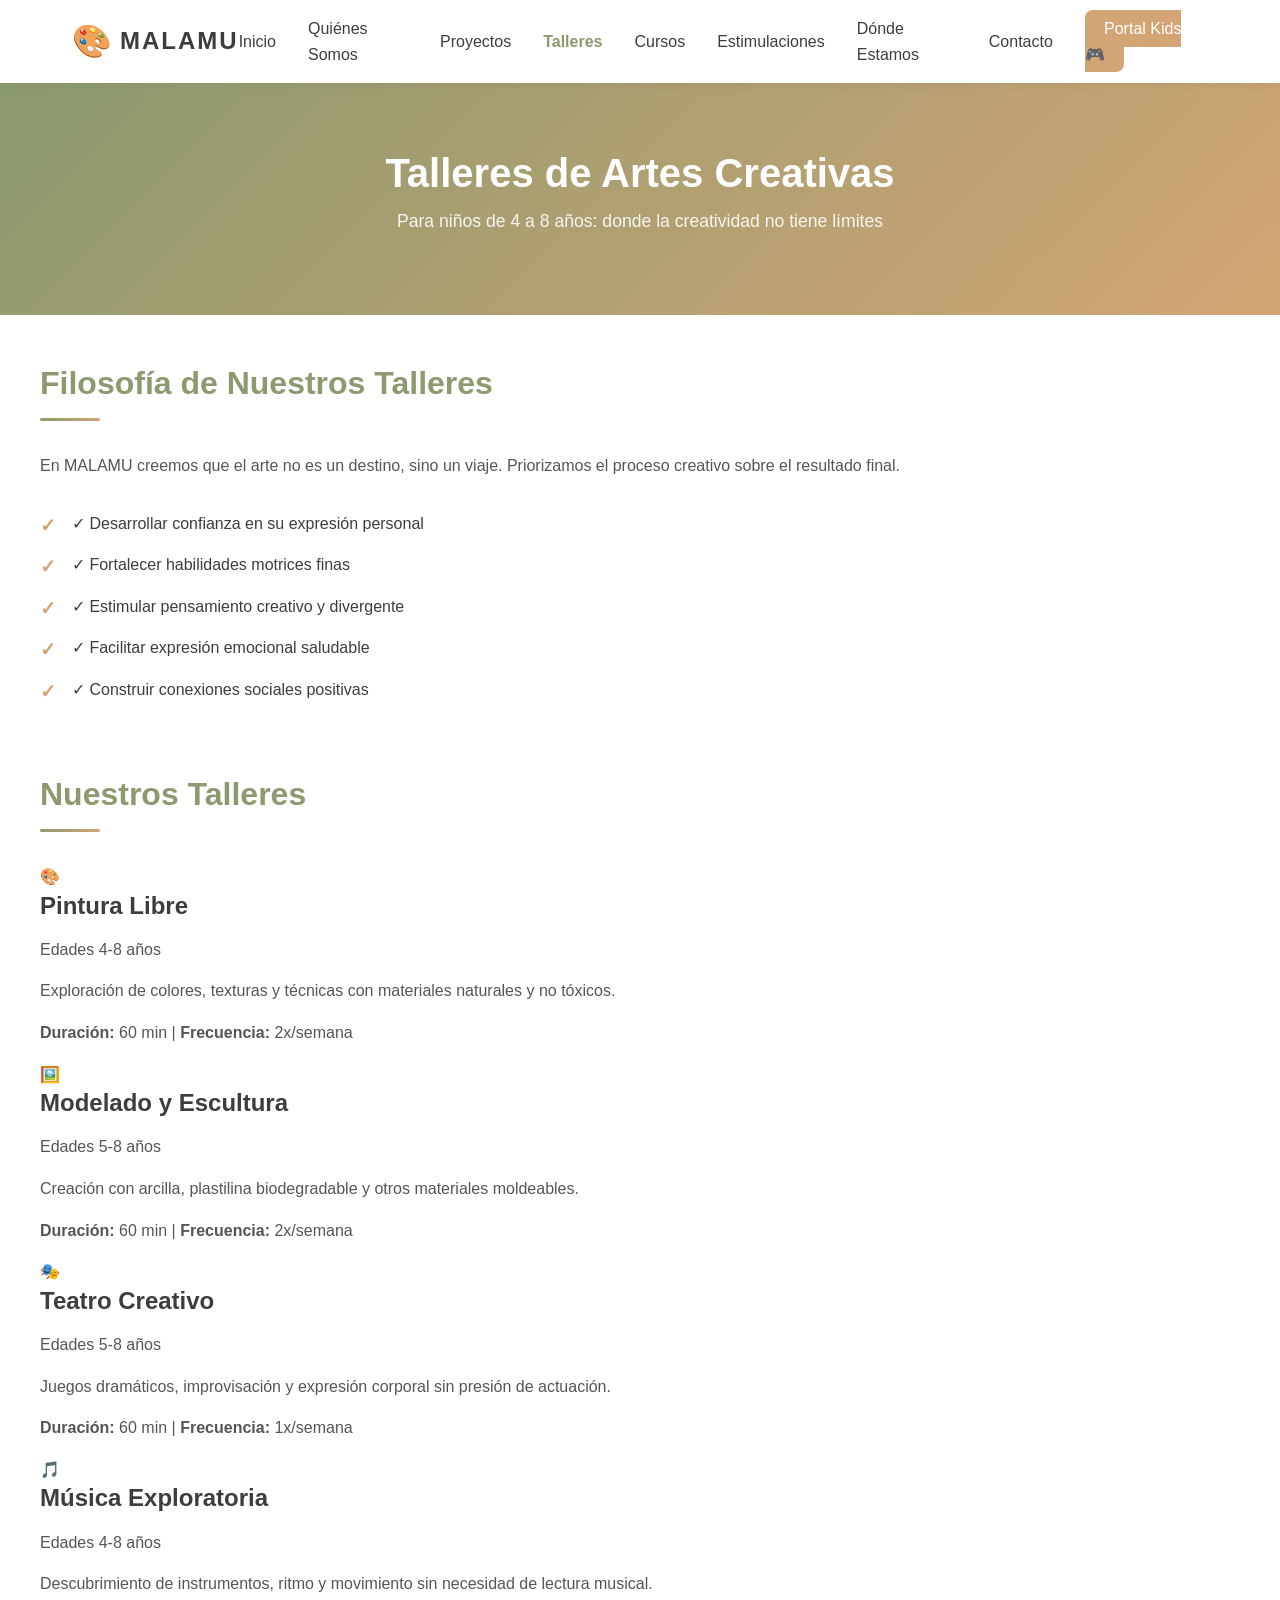
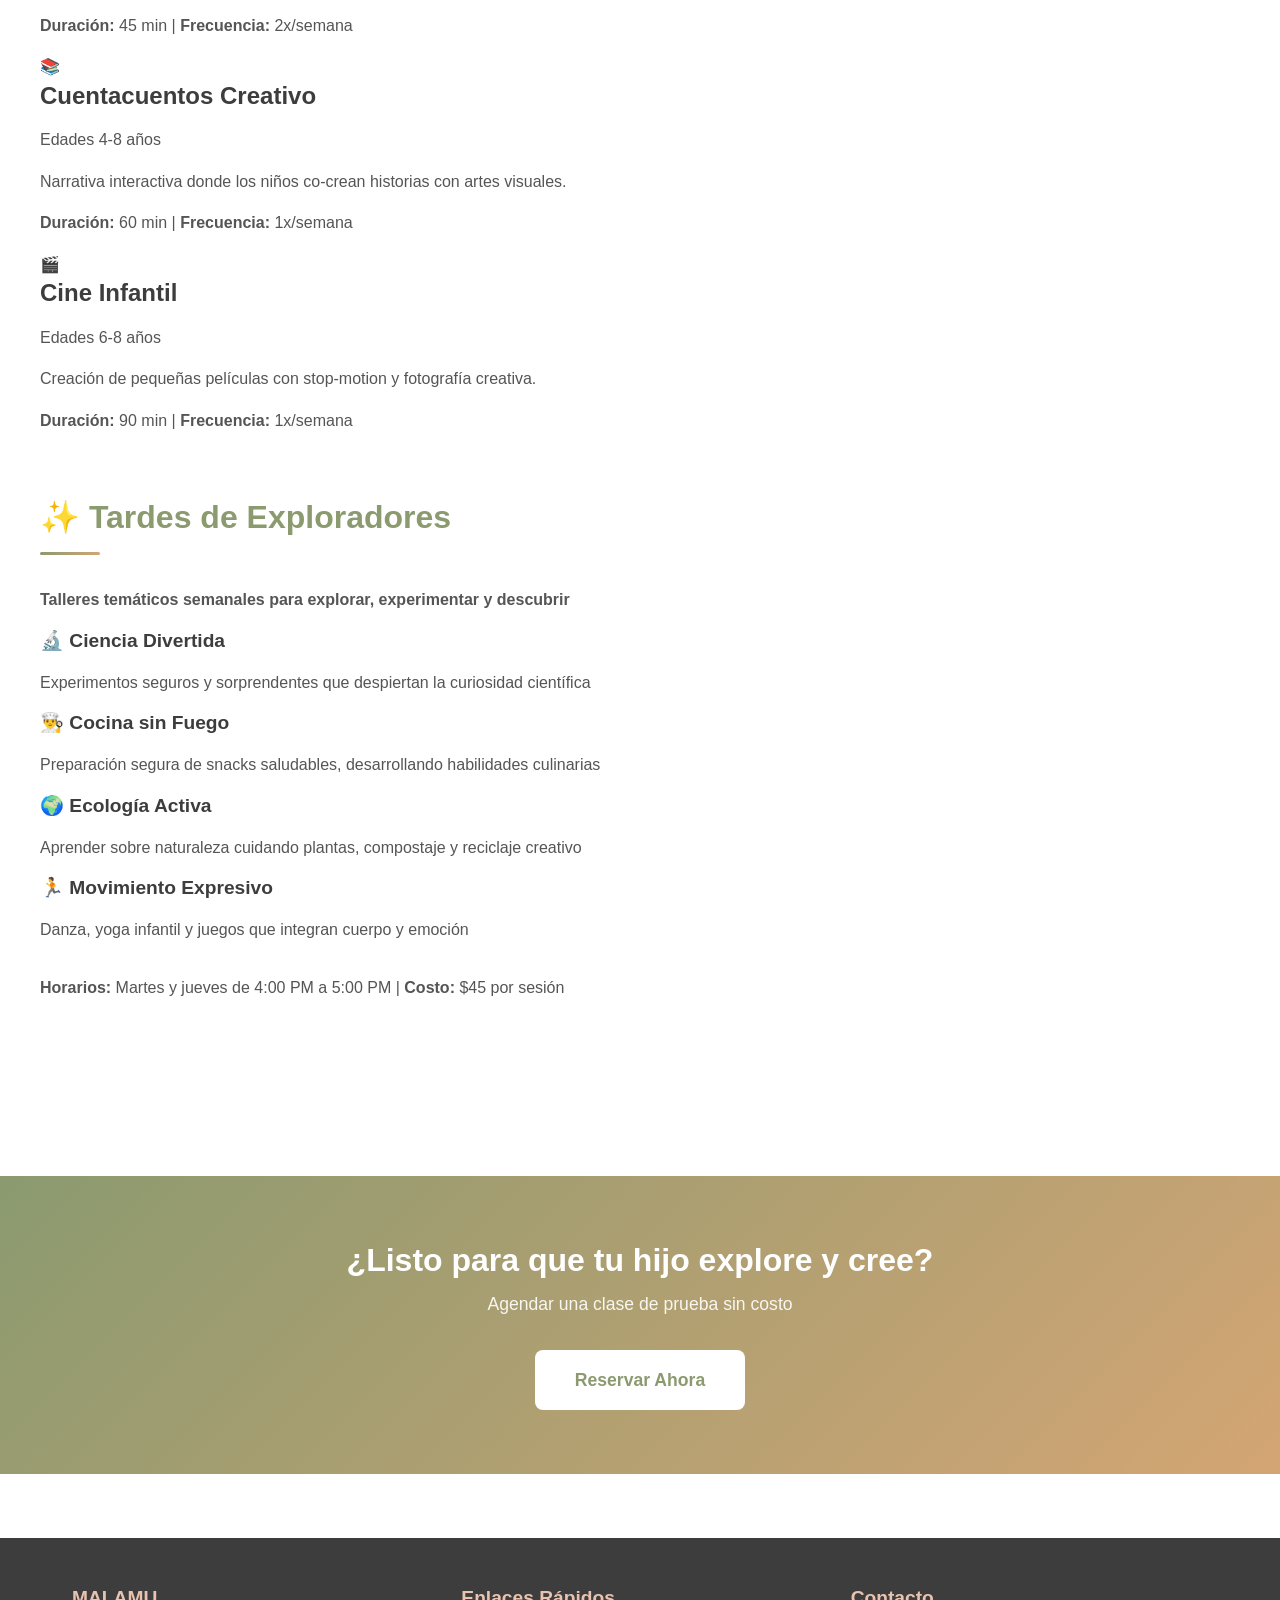
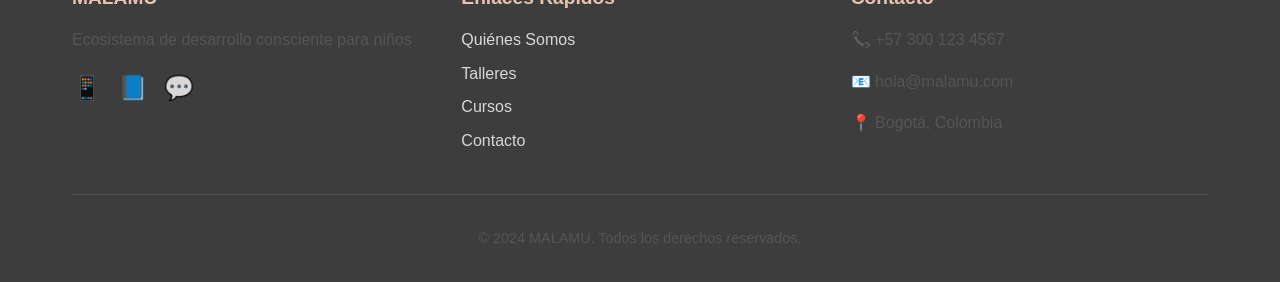
<file: talleres.html>
<!DOCTYPE html>
<html lang="es">
<head>
    <meta charset="UTF-8">
    <meta name="viewport" content="width=device-width, initial-scale=1.0">
    <meta name="description" content="Talleres de Artes Creativas - Pintura, teatro, música para niños 4-8 años">
    <title>Talleres - MALAMU</title>
    <link rel="stylesheet" href="css/styles.css">
    <link rel="icon" href="data:image/svg+xml,<svg xmlns='http://www.w3.org/2000/svg' viewBox='0 0 100 100'><text y='.9em' font-size='90'>🎨</text></svg>">
</head>
<body>
    <nav class="navbar">
        <div class="container">
            <div class="nav-brand">
                <span class="logo-icon">🎨</span>
                <span class="logo-text">MALAMU</span>
            </div>
            <button class="menu-toggle" aria-label="Toggle menu">
                <span></span>
                <span></span>
                <span></span>
            </button>
            <ul class="nav-menu">
                <li><a href="index.html">Inicio</a></li>
                <li><a href="quienes-somos.html">Quiénes Somos</a></li>
                <li><a href="proyectos.html">Proyectos</a></li>
                <li><a href="talleres.html">Talleres</a></li>
                <li><a href="cursos.html">Cursos</a></li>
                <li><a href="estimulaciones.html">Estimulaciones</a></li>
                <li><a href="donde-estamos.html">Dónde Estamos</a></li>
                <li><a href="contacto.html">Contacto</a></li>
                <li><a href="portal-kids.html" class="btn-portal">Portal Kids 🎮</a></li>
            </ul>
        </div>
    </nav>

    <section class="page-header">
        <div class="container">
            <h1>Talleres de Artes Creativas</h1>
            <p>Para niños de 4 a 8 años: donde la creatividad no tiene límites</p>
        </div>
    </section>

    <main class="container page-content">
        <section class="section">
            <h2>Filosofía de Nuestros Talleres</h2>
            <p>En MALAMU creemos que el arte no es un destino, sino un viaje. Priorizamos el proceso creativo sobre el resultado final.</p>
            <ul class="feature-list">
                <li>✓ Desarrollar confianza en su expresión personal</li>
                <li>✓ Fortalecer habilidades motrices finas</li>
                <li>✓ Estimular pensamiento creativo y divergente</li>
                <li>✓ Facilitar expresión emocional saludable</li>
                <li>✓ Construir conexiones sociales positivas</li>
            </ul>
        </section>

        <section class="section">
            <h2>Nuestros Talleres</h2>
            <div class="workshops-grid">
                <div class="workshop-card">
                    <div class="workshop-icon">🎨</div>
                    <h3>Pintura Libre</h3>
                    <p class="workshop-age">Edades 4-8 años</p>
                    <p>Exploración de colores, texturas y técnicas con materiales naturales y no tóxicos.</p>
                    <p><strong>Duración:</strong> 60 min | <strong>Frecuencia:</strong> 2x/semana</p>
                </div>

                <div class="workshop-card">
                    <div class="workshop-icon">🖼️</div>
                    <h3>Modelado y Escultura</h3>
                    <p class="workshop-age">Edades 5-8 años</p>
                    <p>Creación con arcilla, plastilina biodegradable y otros materiales moldeables.</p>
                    <p><strong>Duración:</strong> 60 min | <strong>Frecuencia:</strong> 2x/semana</p>
                </div>

                <div class="workshop-card">
                    <div class="workshop-icon">🎭</div>
                    <h3>Teatro Creativo</h3>
                    <p class="workshop-age">Edades 5-8 años</p>
                    <p>Juegos dramáticos, improvisación y expresión corporal sin presión de actuación.</p>
                    <p><strong>Duración:</strong> 60 min | <strong>Frecuencia:</strong> 1x/semana</p>
                </div>

                <div class="workshop-card">
                    <div class="workshop-icon">🎵</div>
                    <h3>Música Exploratoria</h3>
                    <p class="workshop-age">Edades 4-8 años</p>
                    <p>Descubrimiento de instrumentos, ritmo y movimiento sin necesidad de lectura musical.</p>
                    <p><strong>Duración:</strong> 45 min | <strong>Frecuencia:</strong> 2x/semana</p>
                </div>

                <div class="workshop-card">
                    <div class="workshop-icon">📚</div>
                    <h3>Cuentacuentos Creativo</h3>
                    <p class="workshop-age">Edades 4-8 años</p>
                    <p>Narrativa interactiva donde los niños co-crean historias con artes visuales.</p>
                    <p><strong>Duración:</strong> 60 min | <strong>Frecuencia:</strong> 1x/semana</p>
                </div>

                <div class="workshop-card">
                    <div class="workshop-icon">🎬</div>
                    <h3>Cine Infantil</h3>
                    <p class="workshop-age">Edades 6-8 años</p>
                    <p>Creación de pequeñas películas con stop-motion y fotografía creativa.</p>
                    <p><strong>Duración:</strong> 90 min | <strong>Frecuencia:</strong> 1x/semana</p>
                </div>
            </div>
        </section>

        <section class="section">
            <h2>✨ Tardes de Exploradores</h2>
            <p><strong>Talleres temáticos semanales para explorar, experimentar y descubrir</strong></p>
            <div class="explorers-grid">
                <div class="explorer-activity">
                    <h4>🔬 Ciencia Divertida</h4>
                    <p>Experimentos seguros y sorprendentes que despiertan la curiosidad científica</p>
                </div>
                <div class="explorer-activity">
                    <h4>👨‍🍳 Cocina sin Fuego</h4>
                    <p>Preparación segura de snacks saludables, desarrollando habilidades culinarias</p>
                </div>
                <div class="explorer-activity">
                    <h4>🌍 Ecología Activa</h4>
                    <p>Aprender sobre naturaleza cuidando plantas, compostaje y reciclaje creativo</p>
                </div>
                <div class="explorer-activity">
                    <h4>🏃 Movimiento Expresivo</h4>
                    <p>Danza, yoga infantil y juegos que integran cuerpo y emoción</p>
                </div>
            </div>
            <p style="margin-top: 2rem;"><strong>Horarios:</strong> Martes y jueves de 4:00 PM a 5:00 PM | <strong>Costo:</strong> $45 por sesión</p>
        </section>
    </main>

    <section class="cta-section">
        <div class="container">
            <h2>¿Listo para que tu hijo explore y cree?</h2>
            <p>Agendar una clase de prueba sin costo</p>
            <a href="contacto.html" class="btn btn-large">Reservar Ahora</a>
        </div>
    </section>

    <footer class="footer">
        <div class="container">
            <div class="footer-content">
                <div class="footer-section">
                    <h4>MALAMU</h4>
                    <p>Ecosistema de desarrollo consciente para niños</p>
                    <div class="social-links">
                        <a href="#" aria-label="Instagram">📱</a>
                        <a href="#" aria-label="Facebook">📘</a>
                        <a href="#" aria-label="WhatsApp">💬</a>
                    </div>
                </div>
                <div class="footer-section">
                    <h4>Enlaces Rápidos</h4>
                    <ul>
                        <li><a href="quienes-somos.html">Quiénes Somos</a></li>
                        <li><a href="talleres.html">Talleres</a></li>
                        <li><a href="cursos.html">Cursos</a></li>
                        <li><a href="contacto.html">Contacto</a></li>
                    </ul>
                </div>
                <div class="footer-section">
                    <h4>Contacto</h4>
                    <p>📞 +57 300 123 4567</p>
                    <p>📧 hola@malamu.com</p>
                    <p>📍 Bogotá, Colombia</p>
                </div>
            </div>
            <div class="footer-bottom">
                <p>&copy; 2024 MALAMU. Todos los derechos reservados.</p>
            </div>
        </div>
    </footer>

    <script src="js/main.js"></script>
</body>
</html>
</file>
<file: css/styles.css>
:root {
    --primary-color: #8B9A6F;
    --secondary-color: #D4A574;
    --accent-color: #E8C4B0;
    --dark-color: #3D3D3D;
    --light-color: #F9F7F3;
    --white: #FFFFFF;
    --border-radius: 8px;
    --transition: all 0.3s ease;
}

* {
    margin: 0;
    padding: 0;
    box-sizing: border-box;
}

body {
    font-family: 'Segoe UI', Tahoma, Geneva, Verdana, sans-serif;
    line-height: 1.6;
    color: var(--dark-color);
    background-color: var(--white);
}

html {
    scroll-behavior: smooth;
}

/* Typography */
h1, h2, h3, h4, h5, h6 {
    line-height: 1.3;
    margin-bottom: 1rem;
}

h1 {
    font-size: 2.5rem;
    color: var(--primary-color);
}

h2 {
    font-size: 2rem;
    color: var(--primary-color);
    margin-bottom: 1.5rem;
}

h3 {
    font-size: 1.5rem;
    color: var(--dark-color);
}

h4 {
    font-size: 1.2rem;
    color: var(--dark-color);
}

p {
    margin-bottom: 1rem;
    color: #555;
}

a {
    color: var(--secondary-color);
    text-decoration: none;
    transition: var(--transition);
}

a:hover {
    color: var(--primary-color);
}

/* Container */
.container {
    max-width: 1200px;
    margin: 0 auto;
    padding: 0 2rem;
}

/* Navbar */
.navbar {
    background-color: var(--white);
    box-shadow: 0 2px 10px rgba(0, 0, 0, 0.05);
    position: sticky;
    top: 0;
    z-index: 100;
}

.navbar .container {
    display: flex;
    justify-content: space-between;
    align-items: center;
    padding: 1rem 2rem;
}

.nav-brand {
    display: flex;
    align-items: center;
    gap: 0.5rem;
    font-size: 1.5rem;
    font-weight: 700;
    color: var(--primary-color);
}

.logo-icon {
    font-size: 2rem;
}

.logo-text {
    color: var(--dark-color);
    letter-spacing: 2px;
}

.nav-menu {
    display: flex;
    list-style: none;
    gap: 2rem;
    align-items: center;
}

.nav-menu a {
    color: var(--dark-color);
    font-weight: 500;
    transition: var(--transition);
}

.nav-menu a:hover {
    color: var(--primary-color);
}

.btn-portal {
    background-color: var(--secondary-color);
    color: white !important;
    padding: 0.6rem 1.2rem;
    border-radius: var(--border-radius);
    transition: var(--transition);
}

.btn-portal:hover {
    background-color: var(--primary-color);
    color: white !important;
}

.menu-toggle {
    display: none;
    flex-direction: column;
    background: none;
    border: none;
    cursor: pointer;
    gap: 6px;
}

.menu-toggle span {
    width: 25px;
    height: 3px;
    background-color: var(--dark-color);
    border-radius: 2px;
    transition: var(--transition);
}

/* Hero Section */
.hero {
    background: linear-gradient(135deg, #f9f7f3 0%, #E8C4B0 100%);
    padding: 6rem 0;
    text-align: center;
}

.hero-content {
    max-width: 800px;
    margin: 0 auto;
}

.hero-icon {
    font-size: 4rem;
    margin-bottom: 1rem;
}

.hero h1 {
    font-size: 3.5rem;
    margin-bottom: 1rem;
    color: var(--primary-color);
}

.hero p {
    font-size: 1.3rem;
    color: #555;
    margin-bottom: 2rem;
}

.btn {
    display: inline-block;
    padding: 0.8rem 2rem;
    background-color: var(--primary-color);
    color: white;
    border-radius: var(--border-radius);
    font-weight: 600;
    transition: var(--transition);
    border: none;
    cursor: pointer;
    text-align: center;
    text-decoration: none;
}

.btn:hover {
    background-color: var(--secondary-color);
    transform: translateY(-2px);
    box-shadow: 0 10px 20px rgba(139, 154, 111, 0.2);
}

.btn-large {
    padding: 1rem 2.5rem;
    font-size: 1.1rem;
}

.btn-secondary {
    background-color: var(--secondary-color);
}

.btn-secondary:hover {
    background-color: var(--primary-color);
}

/* Page Header */
.page-header {
    background: linear-gradient(135deg, var(--primary-color) 0%, var(--secondary-color) 100%);
    color: white;
    padding: 4rem 0;
    text-align: center;
}

.page-header h1 {
    color: white;
    font-size: 2.5rem;
    margin-bottom: 0.5rem;
}

.page-header p {
    font-size: 1.1rem;
    color: rgba(255, 255, 255, 0.9);
}

/* Page Content */
.page-content {
    padding: 3rem 0;
}

.section {
    margin-bottom: 4rem;
}

.section h2 {
    margin-bottom: 2rem;
    position: relative;
    padding-bottom: 1rem;
}

.section h2::after {
    content: '';
    position: absolute;
    bottom: 0;
    left: 0;
    width: 60px;
    height: 3px;
    background: linear-gradient(90deg, var(--primary-color), var(--secondary-color));
    border-radius: 2px;
}

/* Grid Cards */
.services-grid {
    display: grid;
    grid-template-columns: repeat(auto-fit, minmax(280px, 1fr));
    gap: 2rem;
    margin-top: 2rem;
}

.service-card {
    background: white;
    padding: 2rem;
    border-radius: var(--border-radius);
    box-shadow: 0 2px 10px rgba(0, 0, 0, 0.05);
    text-align: center;
    transition: var(--transition);
    border-top: 4px solid var(--primary-color);
}

.service-card:hover {
    transform: translateY(-10px);
    box-shadow: 0 15px 30px rgba(0, 0, 0, 0.1);
}

.service-icon {
    font-size: 3rem;
    margin-bottom: 1rem;
}

.service-card h3 {
    color: var(--primary-color);
    margin-bottom: 0.5rem;
}

.feature-list {
    list-style: none;
    margin-top: 1.5rem;
}

.feature-list li {
    padding: 0.5rem 0;
    padding-left: 2rem;
    position: relative;
}

.feature-list li::before {
    content: '✓';
    position: absolute;
    left: 0;
    color: var(--secondary-color);
    font-weight: bold;
    font-size: 1.2rem;
}

/* CTA Section */
.cta-section {
    background: linear-gradient(135deg, var(--primary-color) 0%, var(--secondary-color) 100%);
    color: white;
    padding: 4rem 0;
    text-align: center;
    margin: 4rem 0;
}

.cta-section h2 {
    color: white;
    margin-bottom: 0.5rem;
}

.cta-section p {
    color: rgba(255, 255, 255, 0.9);
    font-size: 1.1rem;
    margin-bottom: 2rem;
}

.cta-section .btn {
    background-color: white;
    color: var(--primary-color);
}

.cta-section .btn:hover {
    background-color: var(--light-color);
}

/* Footer */
.footer {
    background-color: var(--dark-color);
    color: white;
    padding: 3rem 0 1rem;
    margin-top: 4rem;
}

.footer-content {
    display: grid;
    grid-template-columns: repeat(auto-fit, minmax(250px, 1fr));
    gap: 2rem;
    margin-bottom: 2rem;
}

.footer-section h4 {
    color: var(--accent-color);
    margin-bottom: 1rem;
}

.footer-section ul {
    list-style: none;
}

.footer-section li {
    margin-bottom: 0.5rem;
}

.footer-section a {
    color: rgba(255, 255, 255, 0.8);
    transition: var(--transition);
}

.footer-section a:hover {
    color: var(--accent-color);
}

.social-links {
    display: flex;
    gap: 1rem;
    margin-top: 1rem;
}

.social-links a {
    font-size: 1.5rem;
    transition: var(--transition);
}

.social-links a:hover {
    transform: scale(1.2);
}

.footer-bottom {
    text-align: center;
    padding-top: 2rem;
    border-top: 1px solid rgba(255, 255, 255, 0.1);
    color: rgba(255, 255, 255, 0.6);
    font-size: 0.9rem;
}

/* Responsive Design */
@media (max-width: 768px) {
    h1 {
        font-size: 2rem;
    }

    h2 {
        font-size: 1.5rem;
    }

    .hero {
        padding: 3rem 0;
    }

    .hero h1 {
        font-size: 2rem;
    }

    .hero p {
        font-size: 1rem;
    }

    .hero-icon {
        font-size: 3rem;
    }

    .menu-toggle {
        display: flex;
    }

    .nav-menu {
        position: absolute;
        top: 70px;
        left: 0;
        right: 0;
        flex-direction: column;
        background-color: var(--white);
        gap: 0;
        padding: 1rem 0;
        box-shadow: 0 5px 15px rgba(0, 0, 0, 0.1);
        max-height: 0;
        overflow: hidden;
        transition: max-height 0.3s ease;
    }

    .nav-menu.active {
        max-height: 500px;
    }

    .nav-menu li {
        padding: 0.5rem 2rem;
        border-bottom: 1px solid var(--light-color);
    }

    .navbar .container {
        position: relative;
    }

    .page-content {
        padding: 2rem 0;
    }

    .section {
        margin-bottom: 2rem;
    }

    .cta-section {
        padding: 2rem 0;
    }

    .container {
        padding: 0 1rem;
    }
}

@media (max-width: 480px) {
    h1 {
        font-size: 1.5rem;
    }

    h2 {
        font-size: 1.3rem;
    }

    .services-grid {
        grid-template-columns: 1fr;
    }

    .hero {
        padding: 2rem 0;
    }

    .hero h1 {
        font-size: 1.5rem;
    }

    .btn {
        padding: 0.6rem 1.5rem;
    }

    .btn-large {
        padding: 0.8rem 2rem;
        font-size: 1rem;
    }
}
</file>
